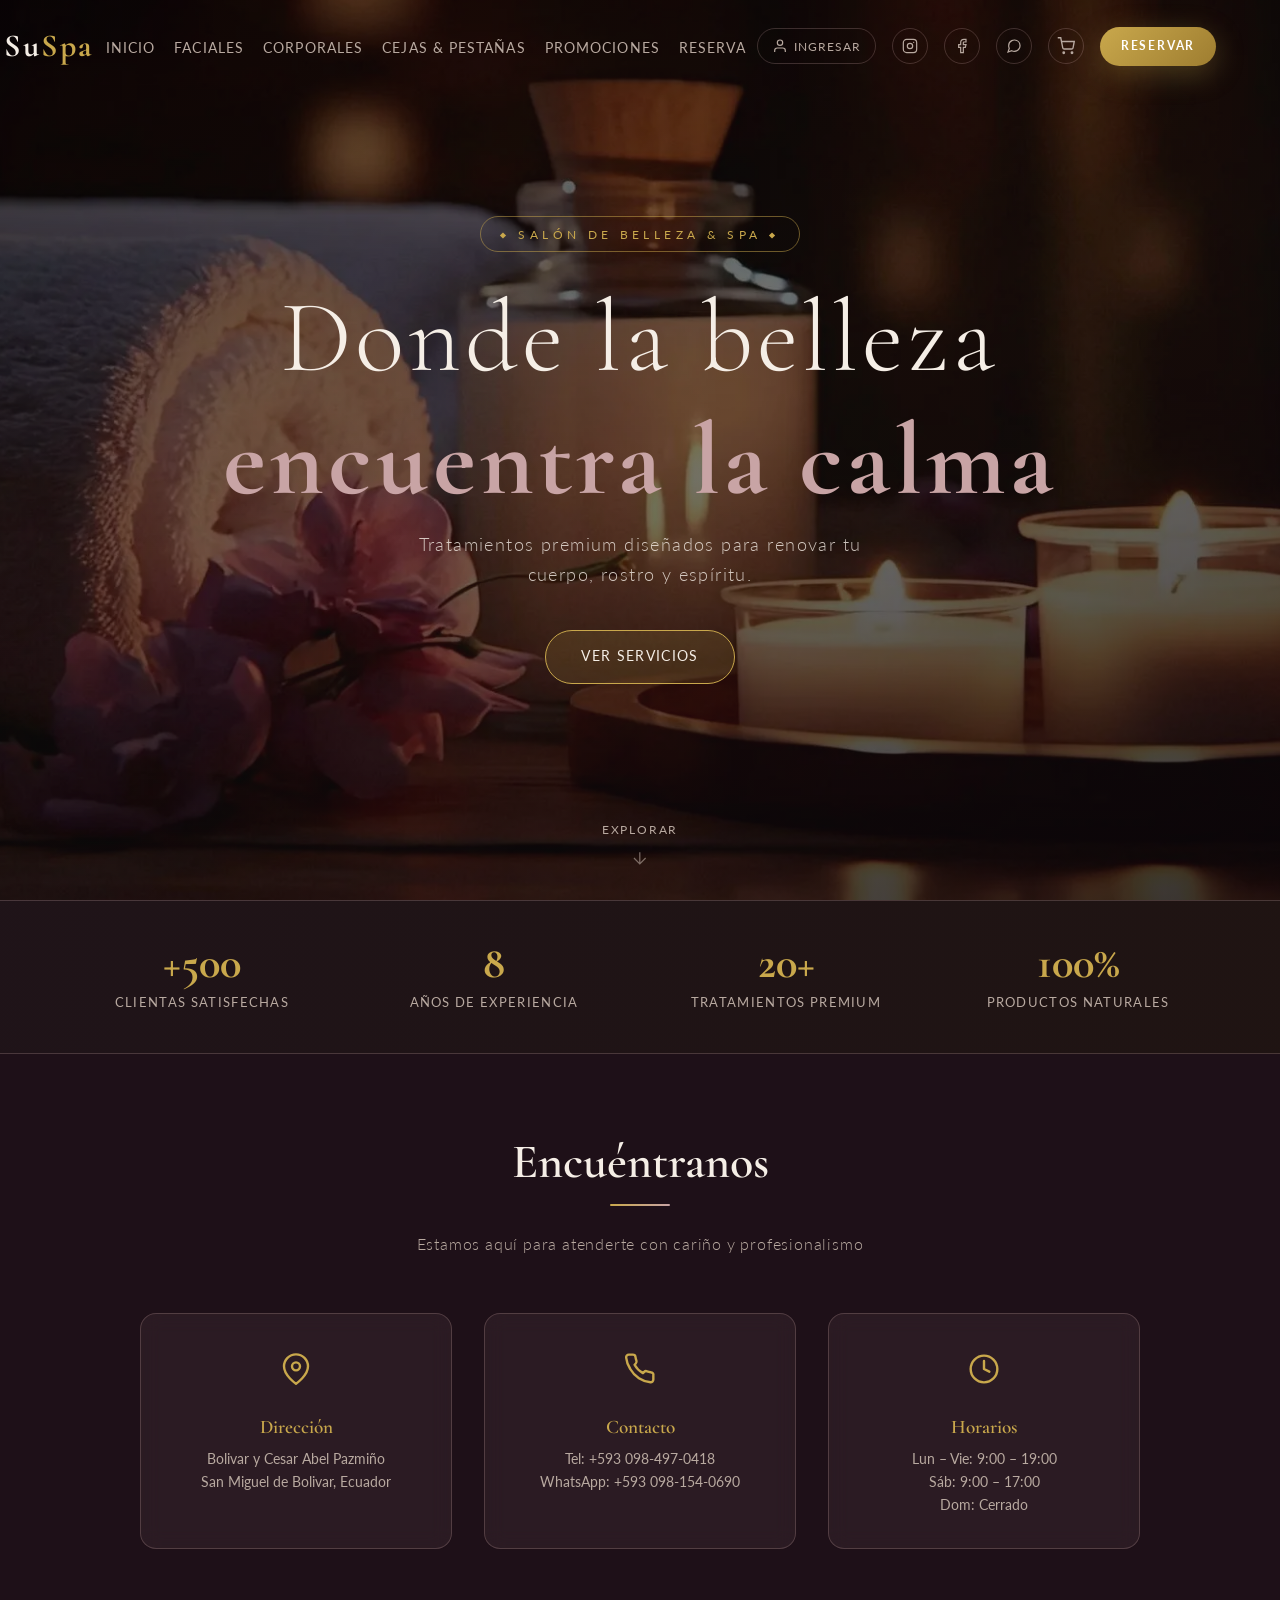
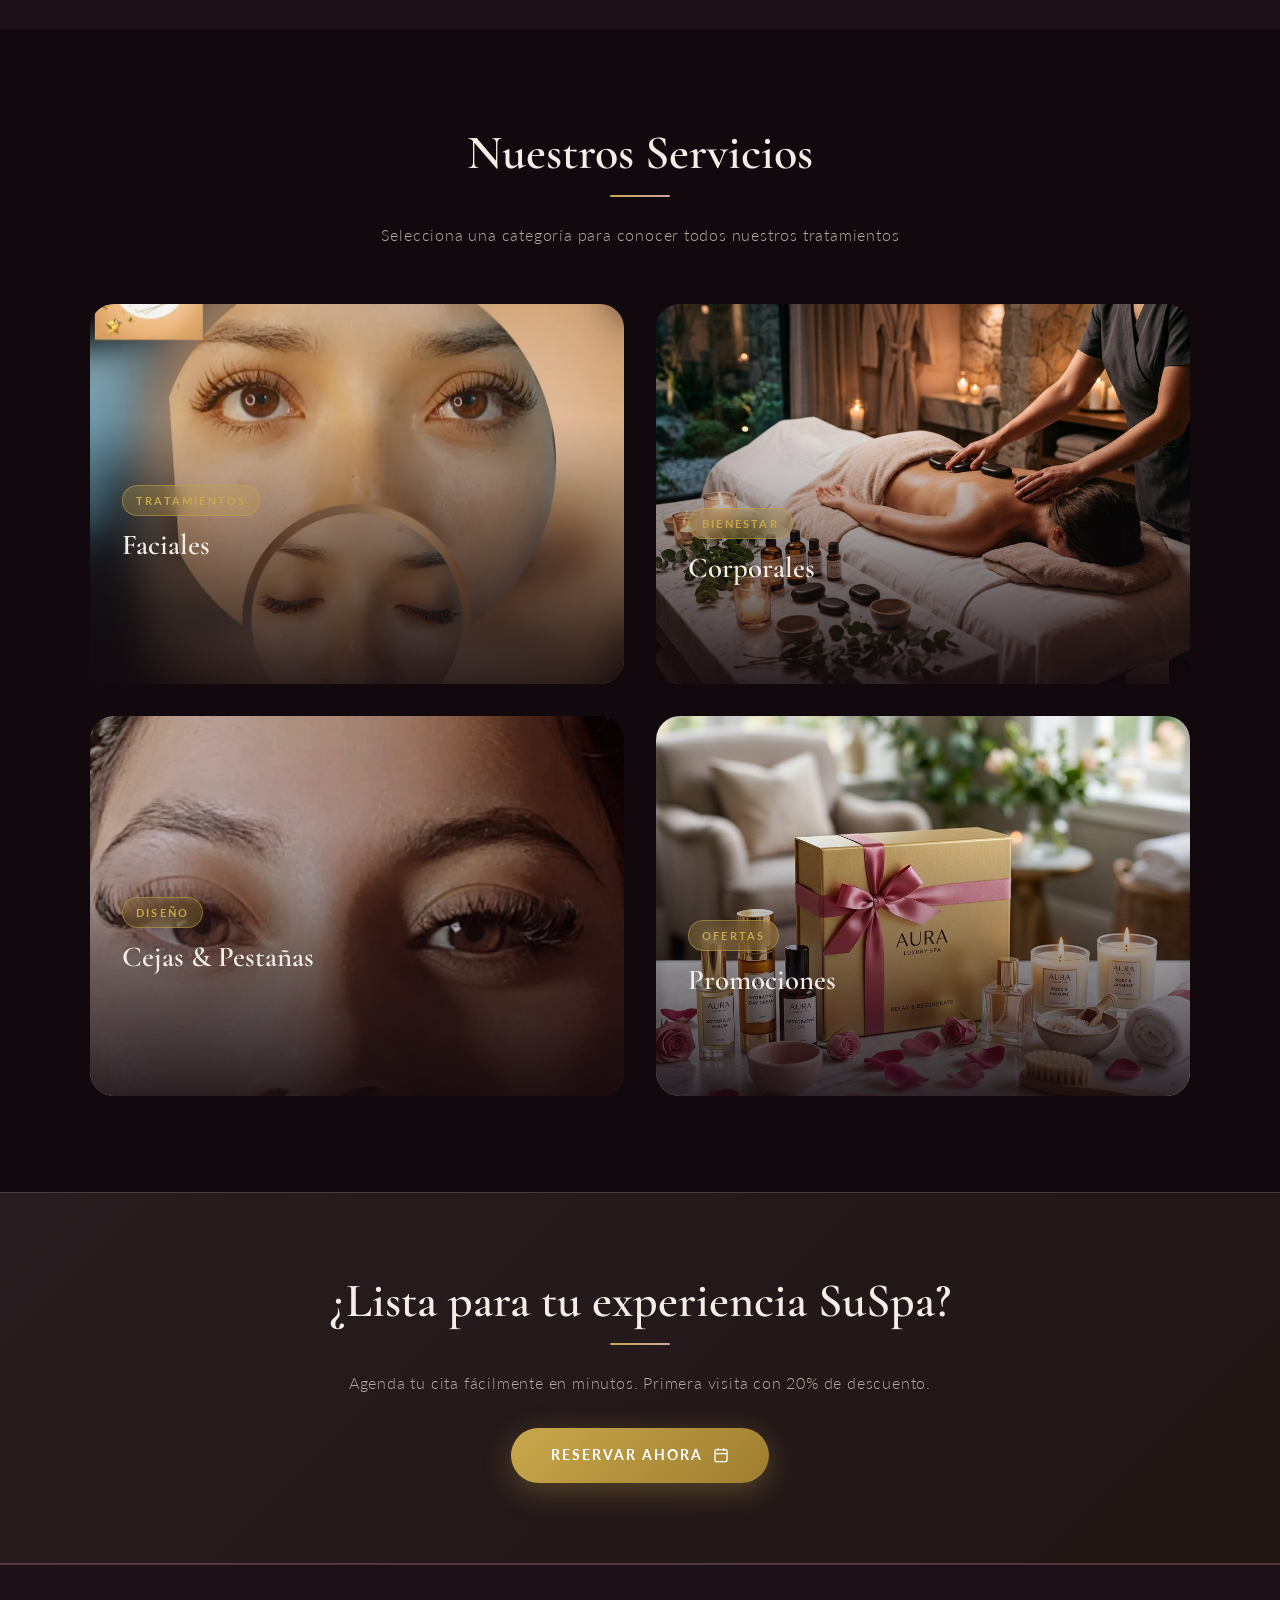
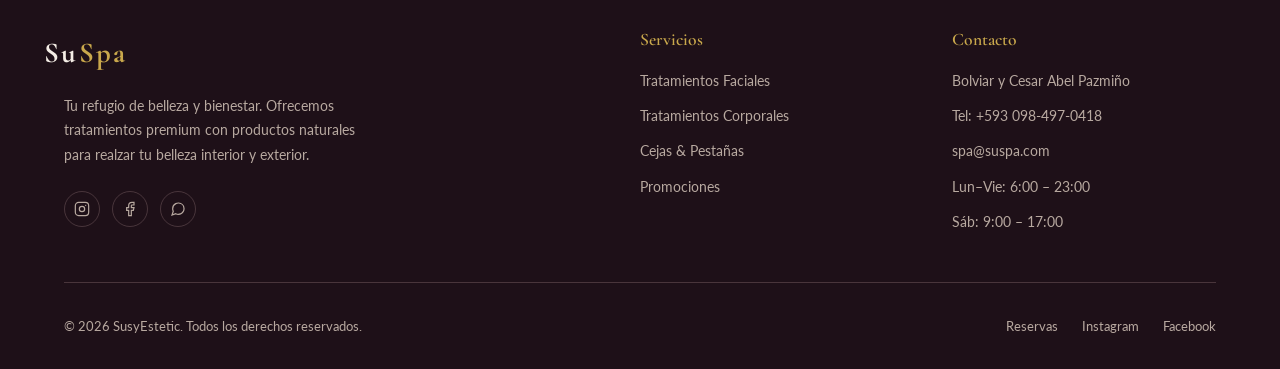
<file: index.html>
<!DOCTYPE html>
<html lang="es">

<head>
  <meta charset="UTF-8" />
  <meta name="viewport" content="width=device-width, initial-scale=1.0" />
  <title>SusyEstetic — Salón de Belleza & Spa</title>
  <meta name="description"
    content="SusyEstetic, tu destino de belleza y relajación. Servicios faciales, corporales, cejas, pestañas y más. Reserva tu cita hoy." />
  <link rel="stylesheet" href="css/styles.css?v=3" />
  <style>
    .hero-cta {
      margin-top: 0.5rem;
    }

    .divider {
      display: flex;
      align-items: center;
      gap: 1.5rem;
      max-width: 200px;
      margin: 0 auto 1rem;
    }

    .divider hr {
      flex: 1;
      border: none;
      border-top: 1px solid var(--border-glass);
    }

    .divider span {
      color: var(--accent);
      font-size: 1rem;
    }


    .stats-bar {
      background: linear-gradient(90deg, rgba(200, 164, 165, 0.07), rgba(201, 168, 76, 0.07));
      border-top: 1px solid var(--border-glass);
      border-bottom: 1px solid var(--border-glass);
      padding: 2.5rem 4rem;
      display: grid;
      grid-template-columns: repeat(4, 1fr);
      gap: 1rem;
      text-align: center;
    }

    .stat-item h3 {
      font-family: 'Cormorant Garamond', serif;
      font-size: 2.8rem;
      font-weight: 700;
      color: var(--accent);
      line-height: 1;
    }

    .stat-item p {
      color: var(--text-muted);
      font-size: 0.82rem;
      letter-spacing: 0.1em;
      text-transform: uppercase;
      margin-top: 0.3rem;
    }

    @media(max-width:900px) {
      .stats-bar {
        grid-template-columns: repeat(2, 1fr);
        padding: 2rem;
      }
    }

    @media(max-width:500px) {
      .stats-bar {
        grid-template-columns: 1fr;
        padding: 1.5rem 1rem;
        gap: 1.5rem;
      }
    }
  </style>
</head>

<body>

  <!-- ══ Barra de navegacion ══════════════════════════════ -->
  <nav class="navbar" id="navbar" aria-label="Navegación principal">
    <a href="index.html" class="navbar-logo">Su<span>Spa</span></a>

    <ul class="navbar-links" id="navLinks">
      <li><a href="index.html">Inicio</a></li>
      <li><a href="facial.html">Faciales</a></li>
      <li><a href="corporal.html">Corporales</a></li>
      <li><a href="cejas-pestanas.html">Cejas & Pestañas</a></li>
      <li><a href="promociones.html">Promociones</a></li>
      <li><a href="reserva.html">Reserva</a></li>
    </ul>

    <div class="navbar-social">
      <a href="https://instagram.com" target="_blank" rel="noopener" class="social-icon" aria-label="Instagram"
        id="ig-nav">
        <svg viewBox="0 0 24 24" fill="none" stroke="currentColor" stroke-width="1.8" width="16" height="16">
          <rect x="2" y="2" width="20" height="20" rx="5" />
          <circle cx="12" cy="12" r="4" />
          <circle cx="17.5" cy="6.5" r="1" fill="currentColor" stroke="none" />
        </svg>
      </a>
      <a href="https://facebook.com" target="_blank" rel="noopener" class="social-icon" aria-label="Facebook"
        id="fb-nav">
        <svg viewBox="0 0 24 24" fill="none" stroke="currentColor" stroke-width="1.8" width="16" height="16">
          <path d="M18 2h-3a5 5 0 0 0-5 5v3H7v4h3v8h4v-8h3l1-4h-4V7a1 1 0 0 1 1-1h3z" />
        </svg>
      </a>
      <a href="https://wa.me/+593981540690" target="_blank" rel="noopener" class="social-icon" aria-label="WhatsApp"
        id="wa-nav">
        <svg viewBox="0 0 24 24" fill="none" stroke="currentColor" stroke-width="1.8" width="16" height="16">
          <path
            d="M21 11.5a8.38 8.38 0 0 1-.9 3.8 8.5 8.5 0 0 1-7.6 4.7 8.38 8.38 0 0 1-3.8-.9L3 21l1.9-5.7a8.38 8.38 0 0 1-.9-3.8 8.5 8.5 0 0 1 4.7-7.6 8.38 8.38 0 0 1 3.8-.9h.5a8.48 8.48 0 0 1 8 8v.5z" />
        </svg>
      </a>
      <a href="reserva.html" class="btn-primary" id="cta-nav"
        style="padding:0.6rem 1.3rem;font-size:0.75rem;">Reservar</a>
    </div>

    <button class="hamburger" id="hamburger" aria-label="Abrir menú" aria-expanded="false">
      <span></span><span></span><span></span>
    </button>
  </nav>

  <section class="hero" aria-label="Bienvenida a SuSpa">
    <div class="hero-bg" id="heroBg"></div>
    <div class="hero-overlay"></div>
    <div class="hero-content">
      <div class="hero-tag"><span class="tag-icono" aria-hidden="true"></span> Salón de Belleza & Spa <span
          class="tag-icono" aria-hidden="true"></span></div>
      <h1 class="hero-title">
        Donde la belleza
        <strong>encuentra la calma</strong>
      </h1>
      <p class="hero-subtitle">
        Tratamientos premium diseñados para renovar tu cuerpo, rostro y espíritu.
      </p>
      <div class="hero-cta">
        <a href="#servicios" class="btn-outline" id="hero-servicios"
          style="background: rgba(201, 168, 76, 0.15); border-color: var(--accent);">
          Ver servicios
        </a>
      </div>
    </div>
    <div class="scroll-indicator" aria-hidden="true">
      <span>Explorar</span>
      <svg viewBox="0 0 24 24" fill="none" stroke="currentColor" stroke-width="1.5">
        <path d="M12 5v14M5 12l7 7 7-7" />
      </svg>
    </div>
  </section>

  <div class="stats-bar" role="complementary" aria-label="Datos del negocio">
    <div class="stat-item reveal">
      <h3 id="stat-clientes">+500</h3>
      <p>Clientas satisfechas</p>
    </div>
    <div class="stat-item reveal">
      <h3 id="stat-anios">8</h3>
      <p>Años de experiencia</p>
    </div>
    <div class="stat-item reveal">
      <h3 id="stat-servicios">20+</h3>
      <p>Tratamientos premium</p>
    </div>
    <div class="stat-item reveal">
      <h3>100%</h3>
      <p>Productos naturales</p>
    </div>
  </div>

  <!-- ══ INFO DEL NEGOCIO ════════════════════ -->
  <section class="info-section" aria-labelledby="info-title">
    <div class="container">
      <h2 class="section-title reveal" id="info-title">Encuéntranos</h2>
      <span class="accent-line reveal"></span>
      <p class="section-subtitle reveal">Estamos aquí para atenderte con cariño y profesionalismo</p>

      <div class="info-grid">
        <div class="info-card reveal">
          <div class="info-icon"><span class="icono icono-ubicacion" aria-hidden="true"></span></div>
          <h3>Dirección</h3>
          <p>Bolivar y Cesar Abel Pazmiño<br>San Miguel de Bolivar, Ecuador</p>
        </div>
        <div class="info-card reveal">
          <div class="info-icon"><span class="icono icono-telefono" aria-hidden="true"></span></div>
          <h3>Contacto</h3>
          <p>Tel: +593 098-497-0418<br>WhatsApp: +593 098-154-0690</p>
        </div>
        <div class="info-card reveal">
          <div class="info-icon"><span class="icono icono-reloj" aria-hidden="true"></span></div>
          <h3>Horarios</h3>
          <p>Lun – Vie: 9:00 – 19:00<br>Sáb: 9:00 – 17:00<br>Dom: Cerrado</p>
        </div>
      </div>
    </div>
  </section>

  <!-- ══ SERVICIOS ════════════════════════════ -->
  <section class="services-section" id="servicios" aria-labelledby="servicios-title">
    <div class="container">
      <h2 class="section-title reveal" id="servicios-title">Nuestros Servicios</h2>
      <span class="accent-line reveal"></span>
      <p class="section-subtitle reveal">Selecciona una categoría para conocer todos nuestros tratamientos</p>

      <div class="services-grid">
        <!-- Faciales -->
        <a href="facial.html" class="service-card reveal" id="card-faciales" aria-label="Ver servicios faciales">
          <img src="images/facial-hero.jpg" alt="Tratamiento facial premium" class="service-card-img" loading="lazy" />
          <div class="service-card-body">
            <span class="service-card-tag">Tratamientos</span>
            <h3 class="service-card-title">Faciales</h3>
            <p class="service-card-desc">Limpieza profunda, hidratación, anti-edad y más tratamientos para realzar tu
              piel.</p>
            <span class="service-card-arrow">Conocer más →</span>
          </div>
        </a>

        <!-- Corporales -->
        <a href="corporal.html" class="service-card reveal" id="card-corporales" aria-label="Ver servicios corporales">
          <img src="images/corporal-hero.png" alt="Tratamiento corporal en spa" class="service-card-img"
            loading="lazy" />
          <div class="service-card-body">
            <span class="service-card-tag">Bienestar</span>
            <h3 class="service-card-title">Corporales</h3>
            <p class="service-card-desc">Masajes, exfoliaciones y envolturas para renovar tu cuerpo de pies a cabeza.
            </p>
            <span class="service-card-arrow">Conocer más →</span>
          </div>
        </a>

        <!-- Cejas y Pestañas -->
        <a href="cejas-pestanas.html" class="service-card reveal" id="card-cejas"
          aria-label="Ver servicios de cejas y pestañas">
          <img src="images/cejas-hero.jpg" alt="Diseño de cejas y extensión de pestañas" class="service-card-img"
            loading="lazy" />
          <div class="service-card-body">
            <span class="service-card-tag">Diseño</span>
            <h3 class="service-card-title">Cejas & Pestañas</h3>
            <p class="service-card-desc">Diseño, laminado, extensiones y lifting para una mirada perfecta e
              irresistible.</p>
            <span class="service-card-arrow">Conocer más →</span>
          </div>
        </a>

        <!-- Promociones -->
        <a href="promociones.html" class="service-card reveal" id="card-promos" aria-label="Ver promociones especiales">
          <img src="images/promo-hero.png" alt="Promociones especiales del spa" class="service-card-img"
            loading="lazy" />
          <div class="service-card-body">
            <span class="service-card-tag">Ofertas</span>
            <h3 class="service-card-title">Promociones</h3>
            <p class="service-card-desc">Packs exclusivos y descuentos especiales para que disfrutes más ahorrando.</p>
            <span class="service-card-arrow">Ver ofertas →</span>
          </div>
        </a>
      </div>
    </div>
  </section>

  <section
    style="background: linear-gradient(135deg, rgba(200,164,165,0.12), rgba(201,168,76,0.08)); border-top: 1px solid var(--border-glass); border-bottom: 1px solid var(--border-glass); padding: 5rem 4rem; text-align:center;"
    aria-labelledby="cta-title">
    <div class="container">
      <h2 class="section-title reveal" id="cta-title">¿Lista para tu experiencia SuSpa?</h2>
      <span class="accent-line reveal"></span>
      <p class="section-subtitle reveal" style="margin-bottom:2rem;">Agenda tu cita fácilmente en minutos. Primera
        visita con 20% de descuento.</p>
      <a href="reserva.html" class="btn-primary reveal" id="cta-band-reservar">
        Reservar ahora
        <svg viewBox="0 0 24 24" fill="none" stroke="currentColor" stroke-width="2" width="16" height="16">
          <path d="M8 2v4M16 2v4M3 10h18M5 4h14a2 2 0 0 1 2 2v14a2 2 0 0 1-2 2H5a2 2 0 0 1-2-2V6a2 2 0 0 1 2-2z" />
        </svg>
      </a>
    </div>
  </section>

  <!-- ══ PIE DE PÁGINA ═══════════════════════════════ -->
  <footer class="footer" aria-label="Pie de página">
    <div class="footer-top container">
      <div class="footer-brand">
        <span class="navbar-logo">Su<span>Spa</span></span>
        <p>Tu refugio de belleza y bienestar. Ofrecemos tratamientos premium con productos naturales para realzar tu
          belleza interior y exterior.</p>
        <div class="footer-social">
          <a href="https://instagram.com" target="_blank" rel="noopener" class="social-icon"
            aria-label="Instagram footer" id="ig-footer">
            <svg viewBox="0 0 24 24" fill="none" stroke="currentColor" stroke-width="1.8" width="16" height="16">
              <rect x="2" y="2" width="20" height="20" rx="5" />
              <circle cx="12" cy="12" r="4" />
              <circle cx="17.5" cy="6.5" r="1" fill="currentColor" stroke="none" />
            </svg>
          </a>
          <a href="https://facebook.com" target="_blank" rel="noopener" class="social-icon" aria-label="Facebook footer"
            id="fb-footer">
            <svg viewBox="0 0 24 24" fill="none" stroke="currentColor" stroke-width="1.8" width="16" height="16">
              <path d="M18 2h-3a5 5 0 0 0-5 5v3H7v4h3v8h4v-8h3l1-4h-4V7a1 1 0 0 1 1-1h3z" />
            </svg>
          </a>
          <a href="https://wa.me/+593981540690" target="_blank" rel="noopener" class="social-icon"
            aria-label="WhatsApp footer" id="wa-footer">
            <svg viewBox="0 0 24 24" fill="none" stroke="currentColor" stroke-width="1.8" width="16" height="16">
              <path
                d="M21 11.5a8.38 8.38 0 0 1-.9 3.8 8.5 8.5 0 0 1-7.6 4.7 8.38 8.38 0 0 1-3.8-.9L3 21l1.9-5.7a8.38 8.38 0 0 1-.9-3.8 8.5 8.5 0 0 1 4.7-7.6 8.38 8.38 0 0 1 3.8-.9h.5a8.48 8.48 0 0 1 8 8v.5z" />
            </svg>
          </a>
        </div>
      </div>

      <div class="footer-col">
        <h4>Servicios</h4>
        <ul>
          <li><a href="facial.html">Tratamientos Faciales</a></li>
          <li><a href="corporal.html">Tratamientos Corporales</a></li>
          <li><a href="cejas-pestanas.html">Cejas & Pestañas</a></li>
          <li><a href="promociones.html">Promociones</a></li>
        </ul>
      </div>

      <div class="footer-col">
        <h4>Contacto</h4>
        <ul>
          <li>Bolviar y Cesar Abel Pazmiño</li>
          <li>Tel: +593 098-497-0418</li>
          <li>spa@suspa.com</li>
          <li>Lun–Vie: 6:00 – 23:00</li>
          <li>Sáb: 9:00 – 17:00</li>
        </ul>
      </div>
    </div>

    <div class="footer-bottom container">
      <p>© 2026 SusyEstetic. Todos los derechos reservados.</p>
      <div class="footer-bottom-links">
        <a href="reserva.html" id="footer-reservar">Reservas</a>
        <a href="https://instagram.com" target="_blank" rel="noopener" id="footer-ig">Instagram</a>
        <a href="https://facebook.com" target="_blank" rel="noopener" id="footer-fb">Facebook</a>
      </div>
    </div>
  </footer>

  <script defer src="js/cart.js?v=6"></script>
  <script defer src="js/main.js?v=7"></script>
  <script defer src="js/auth.js?v=5"></script>
  <script>
    const heroBg = document.getElementById('heroBg');
    if (heroBg) {
      heroBg.style.backgroundImage = "url('images/FondoInicioSpa.webp')";
      window.addEventListener('scroll', () => {
        heroBg.style.transform = `scale(1.05) translateY(${window.scrollY * 0.25}px)`;
      }, { passive: true });
    }
  </script>

  <script src="//instant.page/5.2.0" type="module" integrity="sha384-jnZyxPjiipYXnSU0ygqeac2q7CVYMbh84q0uHVRRxEtvFPiQYbXWUorga2aqZJ0z"></script>
</body>

</html>
</file>
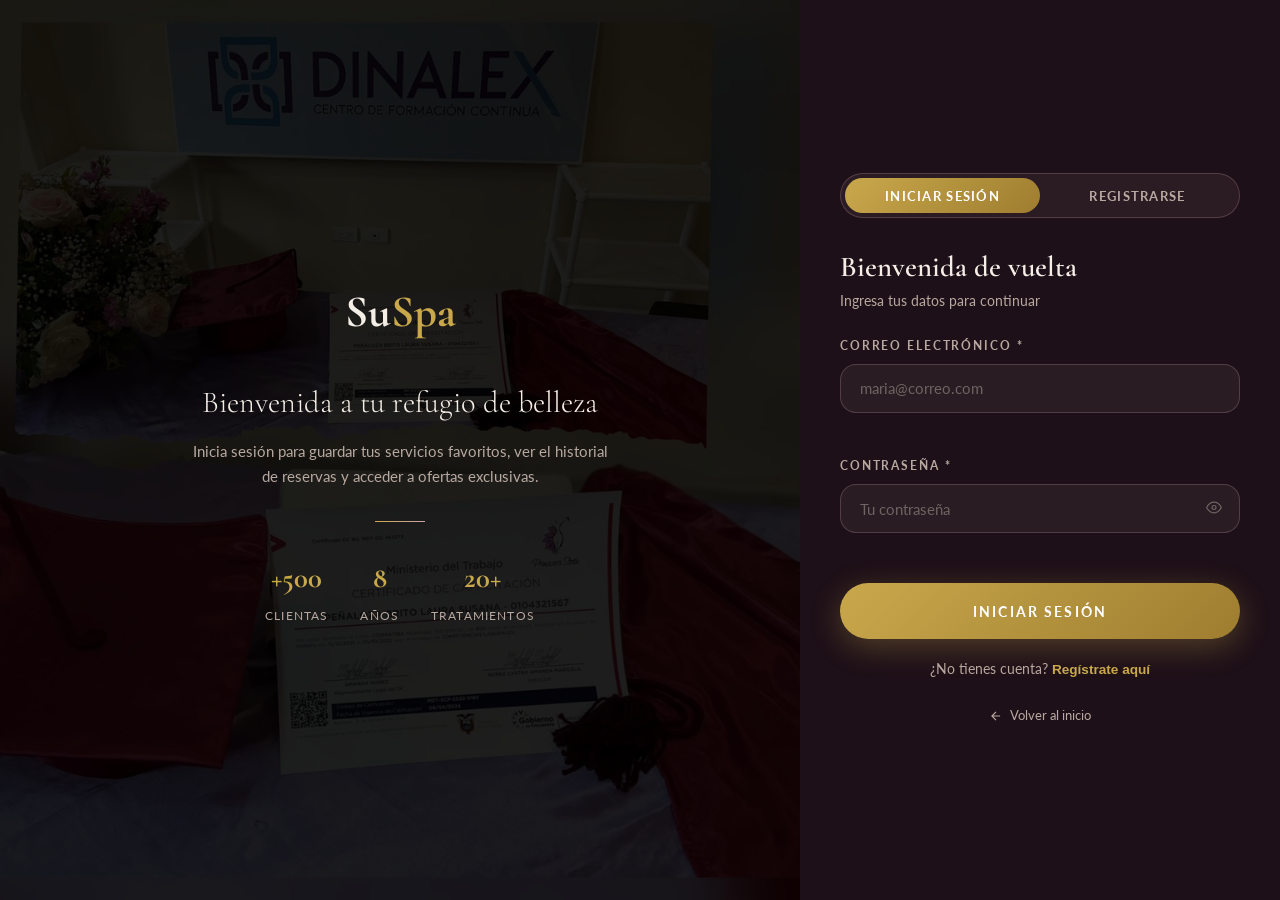
<file: admin.html>
<!DOCTYPE html>
<html lang="es">

<head>
  <meta charset="UTF-8" />
  <meta name="viewport" content="width=device-width, initial-scale=1.0" />
  <title>Panel Admin — SusyEstetic</title>
  <meta name="description" content="Panel de administración de SusyEstetic. Gestiona servicios, promociones y reservas." />
  <link rel="stylesheet" href="css/styles.css?v=4" />
</head>

<body class="admin-body">

  <!-- ══ SIDEBAR ══════════════════════════════════════════ -->
  <aside class="admin-sidebar" id="adminSidebar">
    <div class="admin-sidebar-header">
      <a href="index.html" class="navbar-logo">Su<span>Spa</span></a>
      <span class="admin-sidebar-tag">Admin</span>
    </div>

    <nav class="admin-nav" aria-label="Navegación admin">
      <button class="admin-nav-item active" data-section="dashboard" id="nav-dashboard">
        <svg viewBox="0 0 24 24" fill="none" stroke="currentColor" stroke-width="1.8" width="18" height="18">
          <rect x="3" y="3" width="7" height="7" rx="1" />
          <rect x="14" y="3" width="7" height="7" rx="1" />
          <rect x="3" y="14" width="7" height="7" rx="1" />
          <rect x="14" y="14" width="7" height="7" rx="1" />
        </svg>
        Dashboard
      </button>
      <button class="admin-nav-item" data-section="services" id="nav-services">
        <svg viewBox="0 0 24 24" fill="none" stroke="currentColor" stroke-width="1.8" width="18" height="18">
          <path d="M20.84 4.61a5.5 5.5 0 0 0-7.78 0L12 5.67l-1.06-1.06a5.5 5.5 0 0 0-7.78 7.78l1.06 1.06L12 21.23l7.78-7.78 1.06-1.06a5.5 5.5 0 0 0 0-7.78z" />
        </svg>
        Servicios
      </button>
      <button class="admin-nav-item" data-section="promotions" id="nav-promotions">
        <svg viewBox="0 0 24 24" fill="none" stroke="currentColor" stroke-width="1.8" width="18" height="18">
          <polygon points="12 2 15.09 8.26 22 9.27 17 14.14 18.18 21.02 12 17.77 5.82 21.02 7 14.14 2 9.27 8.91 8.26 12 2" />
        </svg>
        Promociones
      </button>
      <button class="admin-nav-item" data-section="reservations" id="nav-reservations">
        <svg viewBox="0 0 24 24" fill="none" stroke="currentColor" stroke-width="1.8" width="18" height="18">
          <rect x="3" y="4" width="18" height="18" rx="2" ry="2" />
          <line x1="16" y1="2" x2="16" y2="6" />
          <line x1="8" y1="2" x2="8" y2="6" />
          <line x1="3" y1="10" x2="21" y2="10" />
        </svg>
        Reservas
      </button>
    </nav>

    <div class="admin-sidebar-footer">
      <a href="index.html" class="admin-back-link" id="admin-back-site">
        <svg viewBox="0 0 24 24" fill="none" stroke="currentColor" stroke-width="1.8" width="14" height="14">
          <path d="M19 12H5M12 5l-7 7 7 7" />
        </svg>
        Volver al sitio
      </a>
      <button class="admin-logout-btn" id="admin-logout-btn">
        <svg viewBox="0 0 24 24" fill="none" stroke="currentColor" stroke-width="1.8" width="14" height="14">
          <path d="M9 21H5a2 2 0 0 1-2-2V5a2 2 0 0 1 2-2h4" />
          <polyline points="16 17 21 12 16 7" />
          <line x1="21" y1="12" x2="9" y2="12" />
        </svg>
        Cerrar sesión
      </button>
    </div>
  </aside>

  <!-- ══ HAMBURGER SIDEBAR TOGGLE (MOBILE) ════════════════ -->
  <button class="admin-sidebar-toggle" id="sidebarToggle" aria-label="Abrir menú">
    <span></span><span></span><span></span>
  </button>

  <!-- ══ CONTENIDO PRINCIPAL ══════════════════════════════ -->
  <main class="admin-main" id="adminMain">

    <!-- ── HEADER ────────────────────────────── -->
    <header class="admin-header">
      <div>
        <h1 class="admin-page-title" id="adminPageTitle">Dashboard</h1>
        <p class="admin-page-desc" id="adminPageDesc">Resumen general del negocio</p>
      </div>
      <div class="admin-header-right">
        <span class="admin-user-name" id="adminUserName"></span>
        <div class="admin-avatar" id="adminAvatar">A</div>
      </div>
    </header>

    <!-- ═════════ SECCIÓN: DASHBOARD ═════════ -->
    <section class="admin-section active" id="section-dashboard">
      <div class="admin-stats-grid" id="dashboardStats">
        <!-- Se llena con JS -->
      </div>
      <div class="admin-card" style="margin-top:2rem;">
        <h3 class="admin-card-title">Reservas Recientes</h3>
        <div class="admin-table-wrap">
          <table class="admin-table" id="recentReservationsTable">
            <thead>
              <tr>
                <th>ID</th>
                <th>Cliente</th>
                <th>Servicio</th>
                <th>Fecha</th>
                <th>Estado</th>
              </tr>
            </thead>
            <tbody id="recentReservationsBody"></tbody>
          </table>
        </div>
      </div>
    </section>

    <!-- ═════════ SECCIÓN: SERVICIOS ═════════ -->
    <section class="admin-section" id="section-services">
      <div class="admin-toolbar">
        <div class="admin-search-wrap">
          <svg viewBox="0 0 24 24" fill="none" stroke="currentColor" stroke-width="2" width="16" height="16">
            <circle cx="11" cy="11" r="8" />
            <line x1="21" y1="21" x2="16.65" y2="16.65" />
          </svg>
          <input type="text" class="admin-search" id="serviceSearch" placeholder="Buscar servicio..." />
        </div>
        <select class="admin-filter-select" id="serviceCategoryFilter">
          <option value="">Todas las categorías</option>
        </select>
        <button class="admin-btn-primary" id="btnNewService">
          <svg viewBox="0 0 24 24" fill="none" stroke="currentColor" stroke-width="2" width="16" height="16">
            <line x1="12" y1="5" x2="12" y2="19" />
            <line x1="5" y1="12" x2="19" y2="12" />
          </svg>
          Nuevo Servicio
        </button>
      </div>
      <div class="admin-card">
        <div class="admin-table-wrap">
          <table class="admin-table" id="servicesTable">
            <thead>
              <tr>
                <th>Imagen</th>
                <th>Nombre</th>
                <th>Categoría</th>
                <th>Precio</th>
                <th>Duración</th>
                <th>Destacado</th>
                <th>Estado</th>
                <th>Acciones</th>
              </tr>
            </thead>
            <tbody id="servicesBody"></tbody>
          </table>
        </div>
      </div>
    </section>

    <!-- ═════════ SECCIÓN: PROMOCIONES ═════════ -->
    <section class="admin-section" id="section-promotions">
      <div class="admin-toolbar">
        <div class="admin-search-wrap">
          <svg viewBox="0 0 24 24" fill="none" stroke="currentColor" stroke-width="2" width="16" height="16">
            <circle cx="11" cy="11" r="8" />
            <line x1="21" y1="21" x2="16.65" y2="16.65" />
          </svg>
          <input type="text" class="admin-search" id="promoSearch" placeholder="Buscar promoción..." />
        </div>
        <button class="admin-btn-primary" id="btnNewPromo">
          <svg viewBox="0 0 24 24" fill="none" stroke="currentColor" stroke-width="2" width="16" height="16">
            <line x1="12" y1="5" x2="12" y2="19" />
            <line x1="5" y1="12" x2="19" y2="12" />
          </svg>
          Nueva Promoción
        </button>
      </div>
      <div class="admin-card">
        <div class="admin-table-wrap">
          <table class="admin-table" id="promosTable">
            <thead>
              <tr>
                <th>Nombre</th>
                <th>Badge</th>
                <th>Precio Original</th>
                <th>Precio Oferta</th>
                <th>Descuento</th>
                <th>Estado</th>
                <th>Acciones</th>
              </tr>
            </thead>
            <tbody id="promosBody"></tbody>
          </table>
        </div>
      </div>
    </section>

    <!-- ═════════ SECCIÓN: RESERVAS ═════════ -->
    <section class="admin-section" id="section-reservations">
      <div class="admin-toolbar">
        <div class="admin-search-wrap">
          <svg viewBox="0 0 24 24" fill="none" stroke="currentColor" stroke-width="2" width="16" height="16">
            <circle cx="11" cy="11" r="8" />
            <line x1="21" y1="21" x2="16.65" y2="16.65" />
          </svg>
          <input type="text" class="admin-search" id="reservationSearch" placeholder="Buscar por cliente..." />
        </div>
        <select class="admin-filter-select" id="reservationStatusFilter">
          <option value="">Todos los estados</option>
          <option value="pendiente">Pendiente</option>
          <option value="confirmada">Confirmada</option>
          <option value="completada">Completada</option>
          <option value="cancelada">Cancelada</option>
          <option value="no_asistio">No asistió</option>
        </select>
      </div>
      <div class="admin-card">
        <div class="admin-table-wrap">
          <table class="admin-table" id="reservationsTable">
            <thead>
              <tr>
                <th>ID</th>
                <th>Cliente</th>
                <th>Servicio</th>
                <th>Fecha</th>
                <th>Hora</th>
                <th>Estado</th>
                <th>Acciones</th>
              </tr>
            </thead>
            <tbody id="reservationsBody"></tbody>
          </table>
        </div>
      </div>
    </section>

  </main>

  <!-- ══ MODAL SERVICIO ══════════════════════════════════ -->
  <div class="admin-modal-overlay" id="serviceModalOverlay">
    <div class="admin-modal">
      <div class="admin-modal-header">
        <h3 id="serviceModalTitle">Nuevo Servicio</h3>
        <button class="admin-modal-close" id="serviceModalClose" aria-label="Cerrar">
          <svg viewBox="0 0 24 24" fill="none" stroke="currentColor" stroke-width="2" width="20" height="20">
            <path d="M18 6L6 18M6 6l12 12" />
          </svg>
        </button>
      </div>
      <form id="serviceForm" class="admin-form">
        <input type="hidden" id="svc_id" />
        <div class="admin-form-grid">
          <div class="admin-form-group full-width">
            <label for="svc_nombre">Nombre del servicio *</label>
            <input type="text" id="svc_nombre" required />
          </div>
          <div class="admin-form-group">
            <label for="svc_categoria">Categoría *</label>
            <select id="svc_categoria" required></select>
          </div>
          <div class="admin-form-group">
            <label for="svc_precio">Precio ($)</label>
            <input type="number" id="svc_precio" step="0.01" min="0" placeholder="Dejar vacío si es variable" />
          </div>
          <div class="admin-form-group">
            <label for="svc_duracion">Duración (min) *</label>
            <input type="number" id="svc_duracion" value="60" min="5" required />
          </div>
          <div class="admin-form-group">
            <label for="svc_orden">Orden</label>
            <input type="number" id="svc_orden" value="0" min="0" />
          </div>
          <div class="admin-form-group full-width">
            <label for="svc_descripcion">Descripción</label>
            <textarea id="svc_descripcion" rows="3"></textarea>
          </div>
          <div class="admin-form-group full-width" style="display:flex; align-items:center; gap:1rem;">
            <div style="flex:1;">
              <label for="svc_imagen">Imagen del Servicio (Opcional)</label>
              <input type="file" id="svc_imagen" accept="image/jpeg, image/png, image/webp" style="padding: 0.5rem; background: var(--bg-glass); border: 1px solid var(--border-glass); border-radius: 6px; width:100%; color: var(--text);" />
            </div>
            <div id="svc_imagen_preview_container" style="width:60px; height:60px; border-radius:8px; overflow:hidden; border:1px solid var(--border-glass); display:flex; align-items:center; justify-content:center; background:var(--bg-mid);">
              <span style="font-size:0.7rem; color:var(--text-muted);">Sin foto</span>
            </div>
          </div>
          <div class="admin-form-group">
            <label class="admin-checkbox-label">
              <input type="checkbox" id="svc_destacado" />
              <span>Es destacado</span>
            </label>
          </div>
          <div class="admin-form-group">
            <label class="admin-checkbox-label">
              <input type="checkbox" id="svc_activo" checked />
              <span>Activo</span>
            </label>
          </div>
        </div>
        <div class="admin-form-actions">
          <button type="button" class="admin-btn-secondary" id="serviceModalCancel">Cancelar</button>
          <button type="submit" class="admin-btn-primary" id="serviceModalSave">Guardar Servicio</button>
        </div>
        <p class="admin-form-error" id="serviceFormError"></p>
      </form>
    </div>
  </div>

  <!-- ══ MODAL PROMOCIÓN ═════════════════════════════════ -->
  <div class="admin-modal-overlay" id="promoModalOverlay">
    <div class="admin-modal">
      <div class="admin-modal-header">
        <h3 id="promoModalTitle">Nueva Promoción</h3>
        <button class="admin-modal-close" id="promoModalClose" aria-label="Cerrar">
          <svg viewBox="0 0 24 24" fill="none" stroke="currentColor" stroke-width="2" width="20" height="20">
            <path d="M18 6L6 18M6 6l12 12" />
          </svg>
        </button>
      </div>
      <form id="promoForm" class="admin-form">
        <input type="hidden" id="promo_id" />
        <div class="admin-form-grid">
          <div class="admin-form-group full-width">
            <label for="promo_nombre">Nombre *</label>
            <input type="text" id="promo_nombre" required />
          </div>
          <div class="admin-form-group full-width">
            <label for="promo_badge">Etiqueta badge</label>
            <input type="text" id="promo_badge" placeholder="Ej: Más Popular" />
          </div>
          <div class="admin-form-group">
            <label for="promo_precio_original">Precio original ($)</label>
            <input type="number" id="promo_precio_original" step="0.01" min="0" />
          </div>
          <div class="admin-form-group">
            <label for="promo_precio_oferta">Precio oferta ($)</label>
            <input type="number" id="promo_precio_oferta" step="0.01" min="0" />
          </div>
          <div class="admin-form-group">
            <label for="promo_dto">Descuento (%)</label>
            <input type="number" id="promo_dto" min="0" max="100" />
          </div>
          <div class="admin-form-group">
            <label for="promo_orden">Orden</label>
            <input type="number" id="promo_orden" value="0" min="0" />
          </div>
          <div class="admin-form-group full-width">
            <label for="promo_descripcion">Descripción</label>
            <textarea id="promo_descripcion" rows="3"></textarea>
          </div>
          <div class="admin-form-group">
            <label class="admin-checkbox-label">
              <input type="checkbox" id="promo_activo" checked />
              <span>Activa</span>
            </label>
          </div>
        </div>
        <div class="admin-form-actions">
          <button type="button" class="admin-btn-secondary" id="promoModalCancel">Cancelar</button>
          <button type="submit" class="admin-btn-primary" id="promoModalSave">Guardar Promoción</button>
        </div>
        <p class="admin-form-error" id="promoFormError"></p>
      </form>
    </div>
  </div>

  <!-- ══ MODAL DETALLE RESERVA ═══════════════════════════ -->
  <div class="admin-modal-overlay" id="reservationModalOverlay">
    <div class="admin-modal">
      <div class="admin-modal-header">
        <h3>Detalle de Reserva</h3>
        <button class="admin-modal-close" id="reservationModalClose" aria-label="Cerrar">
          <svg viewBox="0 0 24 24" fill="none" stroke="currentColor" stroke-width="2" width="20" height="20">
            <path d="M18 6L6 18M6 6l12 12" />
          </svg>
        </button>
      </div>
      <div id="reservationDetail" class="admin-reservation-detail"></div>
    </div>
  </div>

  <!-- ══ TOAST ═══════════════════════════════════════════ -->
  <div class="admin-toast" id="adminToast"></div>

  <script defer src="js/admin.js?v=1"></script>

  <script src="//instant.page/5.2.0" type="module" integrity="sha384-jnZyxPjiipYXnSU0ygqeac2q7CVYMbh84q0uHVRRxEtvFPiQYbXWUorga2aqZJ0z"></script>
</body>

</html>
</file>
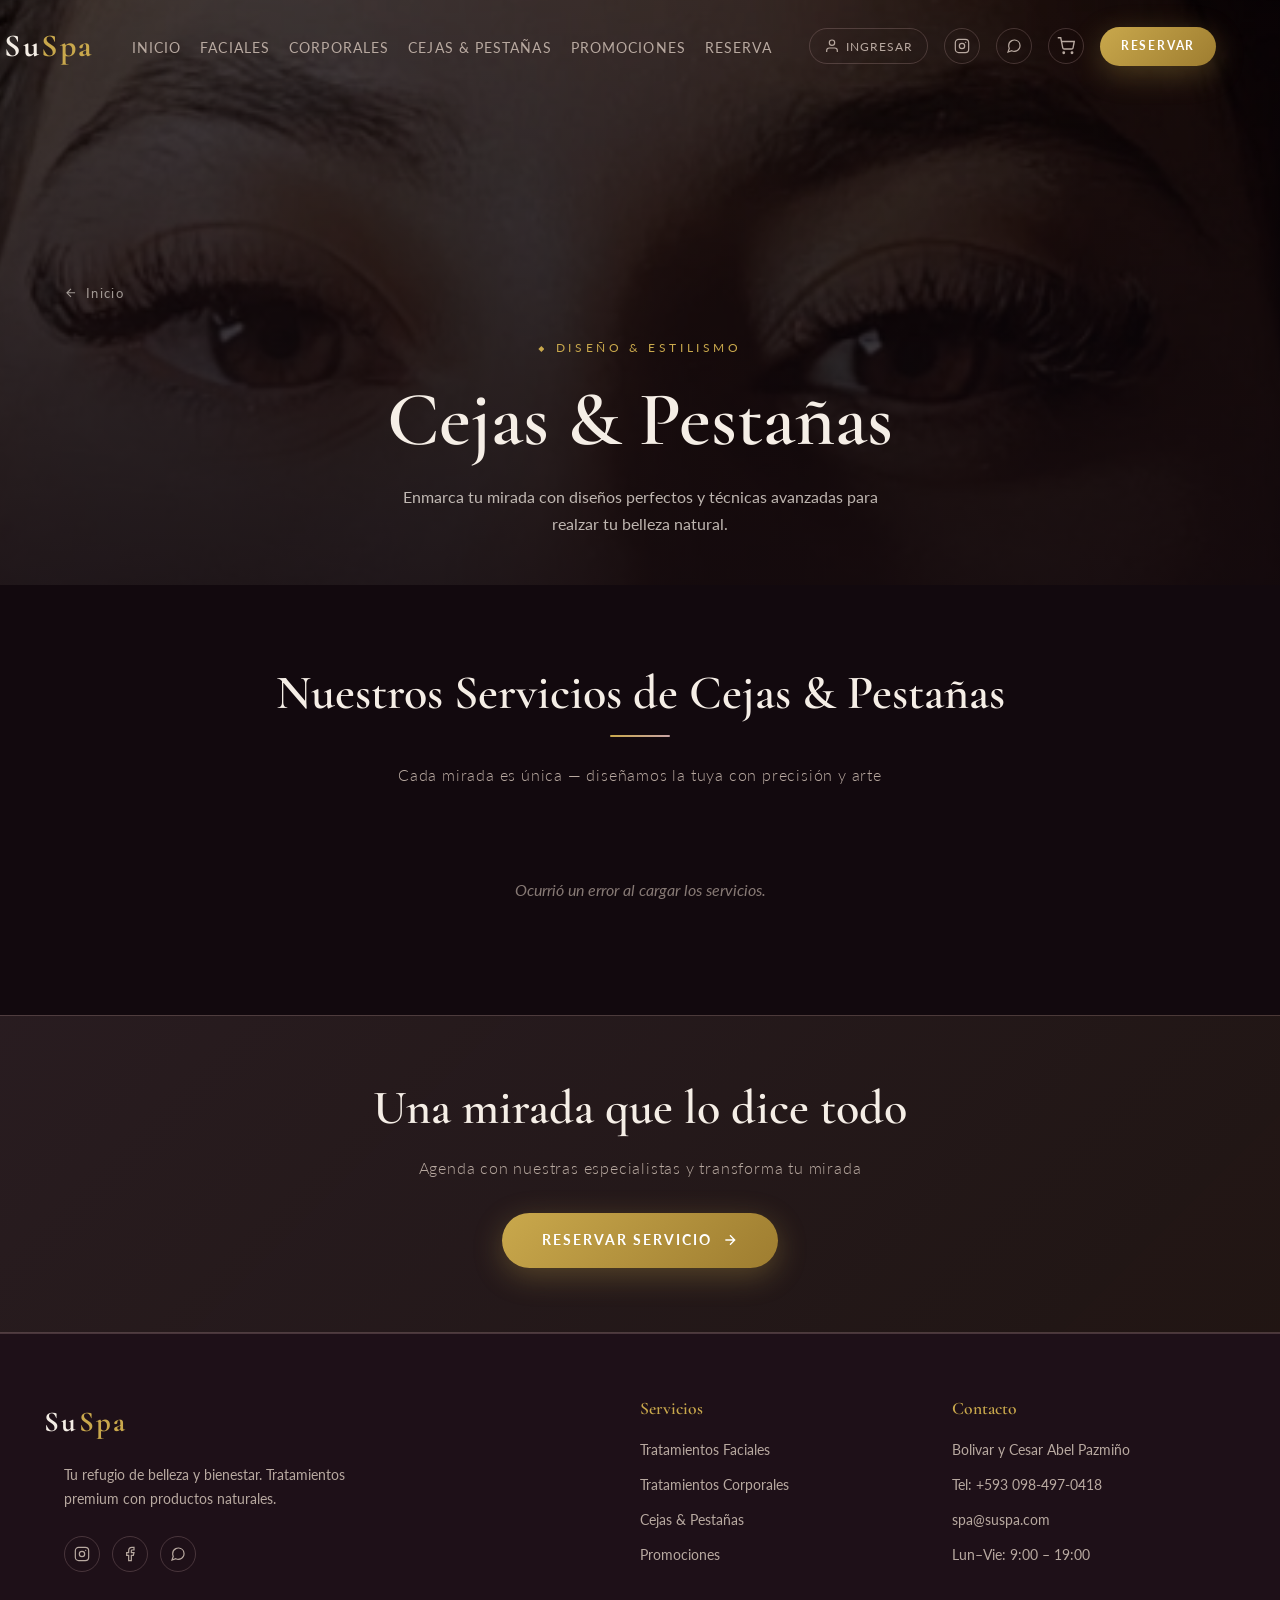
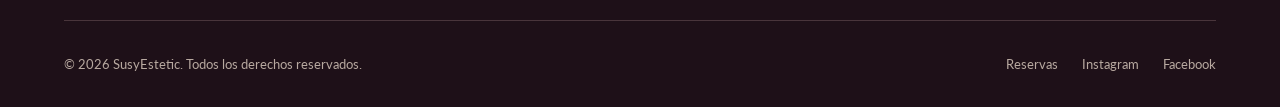
<file: cejas-pestanas.html>
<!DOCTYPE html>
<html lang="es">

<head>
  <meta charset="UTF-8" />
  <meta name="viewport" content="width=device-width, initial-scale=1.0" />
  <title>Cejas & Pestañas — SuSpa</title>
  <meta name="description"
    content="Diseño de cejas y pestañas en SusyEstetic. Pestañas pelo a pelo, lifting, laminado de cejas y más." />
  <link rel="stylesheet" href="css/styles.css?v=3" />
</head>

<body>

  <!-- ══ BARRA DE NAVEGACIÓN ══════════════════════════════ -->
  <nav class="navbar" id="navbar" aria-label="Navegación principal">
    <a href="index.html" class="navbar-logo">Su<span>Spa</span></a>
    <ul class="navbar-links" id="navLinks">
      <li><a href="index.html">Inicio</a></li>
      <li><a href="facial.html">Faciales</a></li>
      <li><a href="corporal.html">Corporales</a></li>
      <li><a href="cejas-pestanas.html">Cejas & Pestañas</a></li>
      <li><a href="promociones.html">Promociones</a></li>
      <li><a href="reserva.html">Reserva</a></li>
    </ul>
    <div class="navbar-social">
      <a href="https://instagram.com" target="_blank" rel="noopener" class="social-icon" aria-label="Instagram"
        id="ig-nav">
        <svg viewBox="0 0 24 24" fill="none" stroke="currentColor" stroke-width="1.8" width="16" height="16">
          <rect x="2" y="2" width="20" height="20" rx="5" />
          <circle cx="12" cy="12" r="4" />
          <circle cx="17.5" cy="6.5" r="1" fill="currentColor" stroke="none" />
        </svg>
      </a>
      <a href="https://wa.me/+593981540690" target="_blank" rel="noopener" class="social-icon" aria-label="WhatsApp"
        id="wa-nav">
        <svg viewBox="0 0 24 24" fill="none" stroke="currentColor" stroke-width="1.8" width="16" height="16">
          <path
            d="M21 11.5a8.38 8.38 0 0 1-.9 3.8 8.5 8.5 0 0 1-7.6 4.7 8.38 8.38 0 0 1-3.8-.9L3 21l1.9-5.7a8.38 8.38 0 0 1-.9-3.8 8.5 8.5 0 0 1 4.7-7.6 8.38 8.38 0 0 1 3.8-.9h.5a8.48 8.48 0 0 1 8 8v.5z" />
        </svg>
      </a>
      <a href="reserva.html" class="btn-primary btn-nav-reservar" id="cta-nav">Reservar</a>
    </div>
    <button type="button" class="hamburger" id="hamburger" aria-label="Abrir menú" aria-expanded="false">
      <span></span><span></span><span></span>
    </button>
  </nav>

  <section class="page-hero" aria-label="Cejas y Pestañas">
    <div class="page-hero-bg hero-cejas"></div>
    <div class="page-hero-overlay"></div>
    <a href="index.html" class="breadcrumb">
      <svg viewBox="0 0 24 24" fill="none" stroke="currentColor" stroke-width="1.8" width="14" height="14">
        <path d="M19 12H5M12 5l-7 7 7 7" />
      </svg>
      Inicio
    </a>
    <div class="page-hero-content">
      <span class="page-hero-tag"><span class="tag-icono" aria-hidden="true"></span> Diseño &amp; Estilismo</span>
      <h1 class="page-hero-title">Cejas & Pestañas</h1>
      <p class="page-hero-desc">Enmarca tu mirada con diseños perfectos y técnicas avanzadas para realzar tu belleza
        natural.</p>
    </div>
  </section>

  <!-- ══ SERVICIOS CEJAS & PESTAÑAS ══════════ -->
  <section class="services-list-section" aria-labelledby="cejas-title">
    <div class="container">
      <h2 class="section-title reveal" id="cejas-title">Nuestros Servicios de Cejas & Pestañas</h2>
      <span class="accent-line reveal"></span>
      <p class="section-subtitle reveal">Cada mirada es única — diseñamos la tuya con precisión y arte</p>

      <div class="services-list" id="dynamic-services-list" data-category="cejas">
        <p class="admin-empty">Cargando servicios...</p>
      </div>
    </div>
  </section>

  <!-- ══ BANDA DE LLAMADA A LA ACCIÓN ═════════════════════════════ -->
  <section class="cta-band" aria-labelledby="cta-cejas">
    <h2 class="section-title reveal" id="cta-cejas">Una mirada que lo dice todo</h2>
    <p class="section-subtitle reveal">Agenda con nuestras especialistas y transforma tu mirada</p>
    <a href="reserva.html" class="btn-primary reveal" id="cta-cejas-reservar">
      Reservar servicio
      <svg viewBox="0 0 24 24" fill="none" stroke="currentColor" stroke-width="2" width="16" height="16">
        <path d="M5 12h14M12 5l7 7-7 7" />
      </svg>
    </a>
  </section>

  <!-- ══ PIE DE PÁGINA ═══════════════════════════════ -->
  <footer class="footer" aria-label="Pie de página">
    <div class="footer-top container">
      <div class="footer-brand">
        <span class="navbar-logo">Su<span>Spa</span></span>
        <p>Tu refugio de belleza y bienestar. Tratamientos premium con productos naturales.</p>
        <div class="footer-social">
          <a href="https://instagram.com" target="_blank" rel="noopener" class="social-icon" aria-label="Instagram"
            id="ig-footer">
            <svg viewBox="0 0 24 24" fill="none" stroke="currentColor" stroke-width="1.8" width="16" height="16">
              <rect x="2" y="2" width="20" height="20" rx="5" />
              <circle cx="12" cy="12" r="4" />
              <circle cx="17.5" cy="6.5" r="1" fill="currentColor" stroke="none" />
            </svg>
          </a>
          <a href="https://facebook.com" target="_blank" rel="noopener" class="social-icon" aria-label="Facebook"
            id="fb-footer">
            <svg viewBox="0 0 24 24" fill="none" stroke="currentColor" stroke-width="1.8" width="16" height="16">
              <path d="M18 2h-3a5 5 0 0 0-5 5v3H7v4h3v8h4v-8h3l1-4h-4V7a1 1 0 0 1 1-1h3z" />
            </svg>
          </a>
          <a href="https://wa.me/+593981540690" target="_blank" rel="noopener" class="social-icon" aria-label="WhatsApp"
            id="wa-footer">
            <svg viewBox="0 0 24 24" fill="none" stroke="currentColor" stroke-width="1.8" width="16" height="16">
              <path
                d="M21 11.5a8.38 8.38 0 0 1-.9 3.8 8.5 8.5 0 0 1-7.6 4.7 8.38 8.38 0 0 1-3.8-.9L3 21l1.9-5.7a8.38 8.38 0 0 1-.9-3.8 8.5 8.5 0 0 1 4.7-7.6 8.38 8.38 0 0 1 3.8-.9h.5a8.48 8.48 0 0 1 8 8v.5z" />
            </svg>
          </a>
        </div>
      </div>
      <div class="footer-col">
        <h4>Servicios</h4>
        <ul>
          <li><a href="facial.html">Tratamientos Faciales</a></li>
          <li><a href="corporal.html">Tratamientos Corporales</a></li>
          <li><a href="cejas-pestanas.html">Cejas & Pestañas</a></li>
          <li><a href="promociones.html">Promociones</a></li>
        </ul>
      </div>
      <div class="footer-col">
        <h4>Contacto</h4>
        <ul>
          <li>Bolivar y Cesar Abel Pazmiño</li>
          <li>Tel: +593 098-497-0418</li>
          <li>spa@suspa.com</li>
          <li>Lun–Vie: 9:00 – 19:00</li>
        </ul>
      </div>
    </div>
    <div class="footer-bottom container">
      <p>© 2026 SusyEstetic. Todos los derechos reservados.</p>
      <div class="footer-bottom-links">
        <a href="reserva.html" id="footer-reservar">Reservas</a>
        <a href="https://instagram.com" target="_blank" rel="noopener" id="footer-ig">Instagram</a>
        <a href="https://facebook.com" target="_blank" rel="noopener" id="footer-fb">Facebook</a>
      </div>
    </div>
  </footer>

  <script defer src="js/cart.js?v=6"></script>
  <script defer src="js/public_services.js"></script>
  <script defer src="js/main.js?v=7"></script>
  <script defer src="js/auth.js?v=5"></script>

  <script src="//instant.page/5.2.0" type="module" integrity="sha384-jnZyxPjiipYXnSU0ygqeac2q7CVYMbh84q0uHVRRxEtvFPiQYbXWUorga2aqZJ0z"></script>
</body>

</html>
</file>
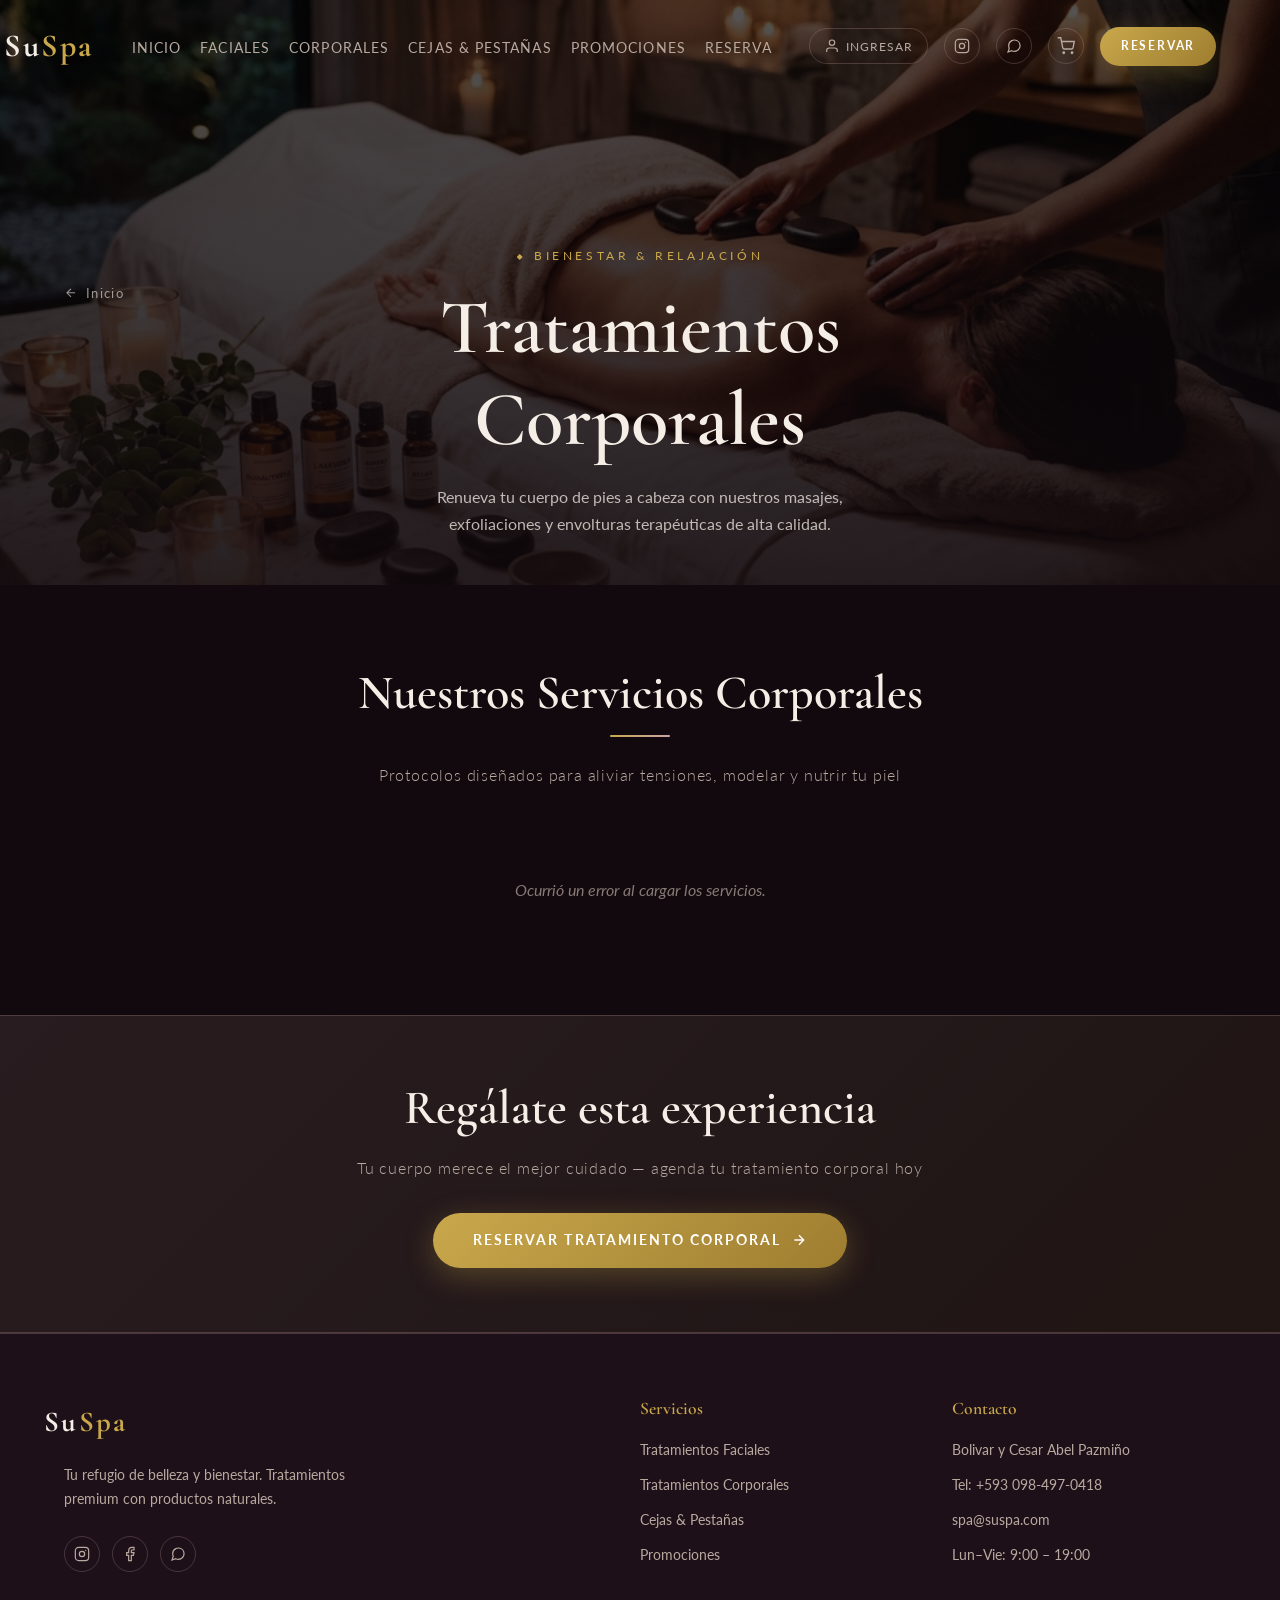
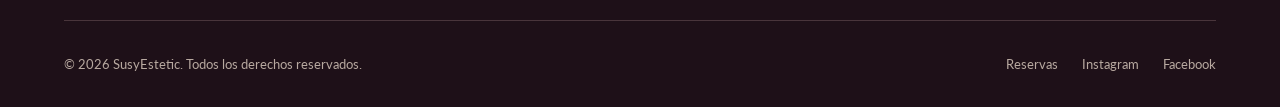
<file: corporal.html>
<!DOCTYPE html>
<html lang="es">

<head>
  <meta charset="UTF-8" />
  <meta name="viewport" content="width=device-width, initial-scale=1.0" />
  <title>Tratamientos Corporales — SusyEstetic</title>
  <meta name="description"
    content="Tratamientos corporales profesionales en SusyEstetic. Masajes relajantes, maderoterapia, exfoliación y más." />
  <link rel="stylesheet" href="css/styles.css?v=3" />
</head>

<body>

  <!-- ══ BARRA DE NAVEGACIÓN ══════════════════════════════ -->
  <nav class="navbar" id="navbar" aria-label="Navegación principal">
    <a href="index.html" class="navbar-logo">Su<span>Spa</span></a>
    <ul class="navbar-links" id="navLinks">
      <li><a href="index.html">Inicio</a></li>
      <li><a href="facial.html">Faciales</a></li>
      <li><a href="corporal.html">Corporales</a></li>
      <li><a href="cejas-pestanas.html">Cejas & Pestañas</a></li>
      <li><a href="promociones.html">Promociones</a></li>
      <li><a href="reserva.html">Reserva</a></li>
    </ul>
    <div class="navbar-social">
      <a href="https://instagram.com" target="_blank" rel="noopener" class="social-icon" aria-label="Instagram"
        id="ig-nav">
        <svg viewBox="0 0 24 24" fill="none" stroke="currentColor" stroke-width="1.8" width="16" height="16">
          <rect x="2" y="2" width="20" height="20" rx="5" />
          <circle cx="12" cy="12" r="4" />
          <circle cx="17.5" cy="6.5" r="1" fill="currentColor" stroke="none" />
        </svg>
      </a>
      <a href="https://wa.me/+593981540690" target="_blank" rel="noopener" class="social-icon" aria-label="WhatsApp"
        id="wa-nav">
        <svg viewBox="0 0 24 24" fill="none" stroke="currentColor" stroke-width="1.8" width="16" height="16">
          <path
            d="M21 11.5a8.38 8.38 0 0 1-.9 3.8 8.5 8.5 0 0 1-7.6 4.7 8.38 8.38 0 0 1-3.8-.9L3 21l1.9-5.7a8.38 8.38 0 0 1-.9-3.8 8.5 8.5 0 0 1 4.7-7.6 8.38 8.38 0 0 1 3.8-.9h.5a8.48 8.48 0 0 1 8 8v.5z" />
        </svg>
      </a>
      <a href="reserva.html" class="btn-primary btn-nav-reservar" id="cta-nav">Reservar</a>
    </div>
    <button type="button" class="hamburger" id="hamburger" aria-label="Abrir menú" aria-expanded="false">
      <span></span><span></span><span></span>
    </button>
  </nav>

  <section class="page-hero" aria-label="Tratamientos Corporales">
    <div class="page-hero-bg hero-corporal"></div>
    <div class="page-hero-overlay"></div>
    <a href="index.html" class="breadcrumb">
      <svg viewBox="0 0 24 24" fill="none" stroke="currentColor" stroke-width="1.8" width="14" height="14">
        <path d="M19 12H5M12 5l-7 7 7 7" />
      </svg>
      Inicio
    </a>
    <div class="page-hero-content">
      <span class="page-hero-tag"><span class="tag-icono" aria-hidden="true"></span> Bienestar &amp; Relajación</span>
      <h1 class="page-hero-title">Tratamientos Corporales</h1>
      <p class="page-hero-desc">Renueva tu cuerpo de pies a cabeza con nuestros masajes, exfoliaciones y envolturas
        terapéuticas de alta calidad.</p>
    </div>
  </section>

  <!-- ══ SERVICIOS CORPORALES ════════════════ -->
  <section class="services-list-section" aria-labelledby="corporal-title">
    <div class="container">
      <h2 class="section-title reveal" id="corporal-title">Nuestros Servicios Corporales</h2>
      <span class="accent-line reveal"></span>
      <p class="section-subtitle reveal">Protocolos diseñados para aliviar tensiones, modelar y nutrir tu piel</p>

      <div class="services-list" id="dynamic-services-list" data-category="corporal">
        <p class="admin-empty">Cargando servicios...</p>
      </div>
    </div>
  </section>

  <section class="cta-band" aria-labelledby="cta-corporal">
    <h2 class="section-title reveal" id="cta-corporal">Regálate esta experiencia</h2>
    <p class="section-subtitle reveal">Tu cuerpo merece el mejor cuidado — agenda tu tratamiento corporal hoy</p>
    <a href="reserva.html" class="btn-primary reveal" id="cta-corporal-reservar">
      Reservar tratamiento corporal
      <svg viewBox="0 0 24 24" fill="none" stroke="currentColor" stroke-width="2" width="16" height="16">
        <path d="M5 12h14M12 5l7 7-7 7" />
      </svg>
    </a>
  </section>

  <!-- ══ PIE DE PÁGINA ═══════════════════════════════ -->
  <footer class="footer" aria-label="Pie de página">
    <div class="footer-top container">
      <div class="footer-brand">
        <span class="navbar-logo">Su<span>Spa</span></span>
        <p>Tu refugio de belleza y bienestar. Tratamientos premium con productos naturales.</p>
        <div class="footer-social">
          <a href="https://instagram.com" target="_blank" rel="noopener" class="social-icon" aria-label="Instagram"
            id="ig-footer">
            <svg viewBox="0 0 24 24" fill="none" stroke="currentColor" stroke-width="1.8" width="16" height="16">
              <rect x="2" y="2" width="20" height="20" rx="5" />
              <circle cx="12" cy="12" r="4" />
              <circle cx="17.5" cy="6.5" r="1" fill="currentColor" stroke="none" />
            </svg>
          </a>
          <a href="https://facebook.com" target="_blank" rel="noopener" class="social-icon" aria-label="Facebook"
            id="fb-footer">
            <svg viewBox="0 0 24 24" fill="none" stroke="currentColor" stroke-width="1.8" width="16" height="16">
              <path d="M18 2h-3a5 5 0 0 0-5 5v3H7v4h3v8h4v-8h3l1-4h-4V7a1 1 0 0 1 1-1h3z" />
            </svg>
          </a>
          <a href="https://wa.me/+593981540690" target="_blank" rel="noopener" class="social-icon" aria-label="WhatsApp"
            id="wa-footer">
            <svg viewBox="0 0 24 24" fill="none" stroke="currentColor" stroke-width="1.8" width="16" height="16">
              <path
                d="M21 11.5a8.38 8.38 0 0 1-.9 3.8 8.5 8.5 0 0 1-7.6 4.7 8.38 8.38 0 0 1-3.8-.9L3 21l1.9-5.7a8.38 8.38 0 0 1-.9-3.8 8.5 8.5 0 0 1 4.7-7.6 8.38 8.38 0 0 1 3.8-.9h.5a8.48 8.48 0 0 1 8 8v.5z" />
            </svg>
          </a>
        </div>
      </div>
      <div class="footer-col">
        <h4>Servicios</h4>
        <ul>
          <li><a href="facial.html">Tratamientos Faciales</a></li>
          <li><a href="corporal.html">Tratamientos Corporales</a></li>
          <li><a href="cejas-pestanas.html">Cejas & Pestañas</a></li>
          <li><a href="promociones.html">Promociones</a></li>
        </ul>
      </div>
      <div class="footer-col">
        <h4>Contacto</h4>
        <ul>
          <li>Bolivar y Cesar Abel Pazmiño</li>
          <li>Tel: +593 098-497-0418</li>
          <li>spa@suspa.com</li>
          <li>Lun–Vie: 9:00 – 19:00</li>
        </ul>
      </div>
    </div>
    <div class="footer-bottom container">
      <p>© 2026 SusyEstetic. Todos los derechos reservados.</p>
      <div class="footer-bottom-links">
        <a href="reserva.html" id="footer-reservar">Reservas</a>
        <a href="https://instagram.com" target="_blank" rel="noopener" id="footer-ig">Instagram</a>
        <a href="https://facebook.com" target="_blank" rel="noopener" id="footer-fb">Facebook</a>
      </div>
    </div>
  </footer>

  <script defer src="js/cart.js?v=6"></script>
  <script defer src="js/public_services.js"></script>
  <script defer src="js/main.js?v=7"></script>
  <script defer src="js/auth.js?v=5"></script>

  <script src="//instant.page/5.2.0" type="module" integrity="sha384-jnZyxPjiipYXnSU0ygqeac2q7CVYMbh84q0uHVRRxEtvFPiQYbXWUorga2aqZJ0z"></script>
</body>

</html>
</file>
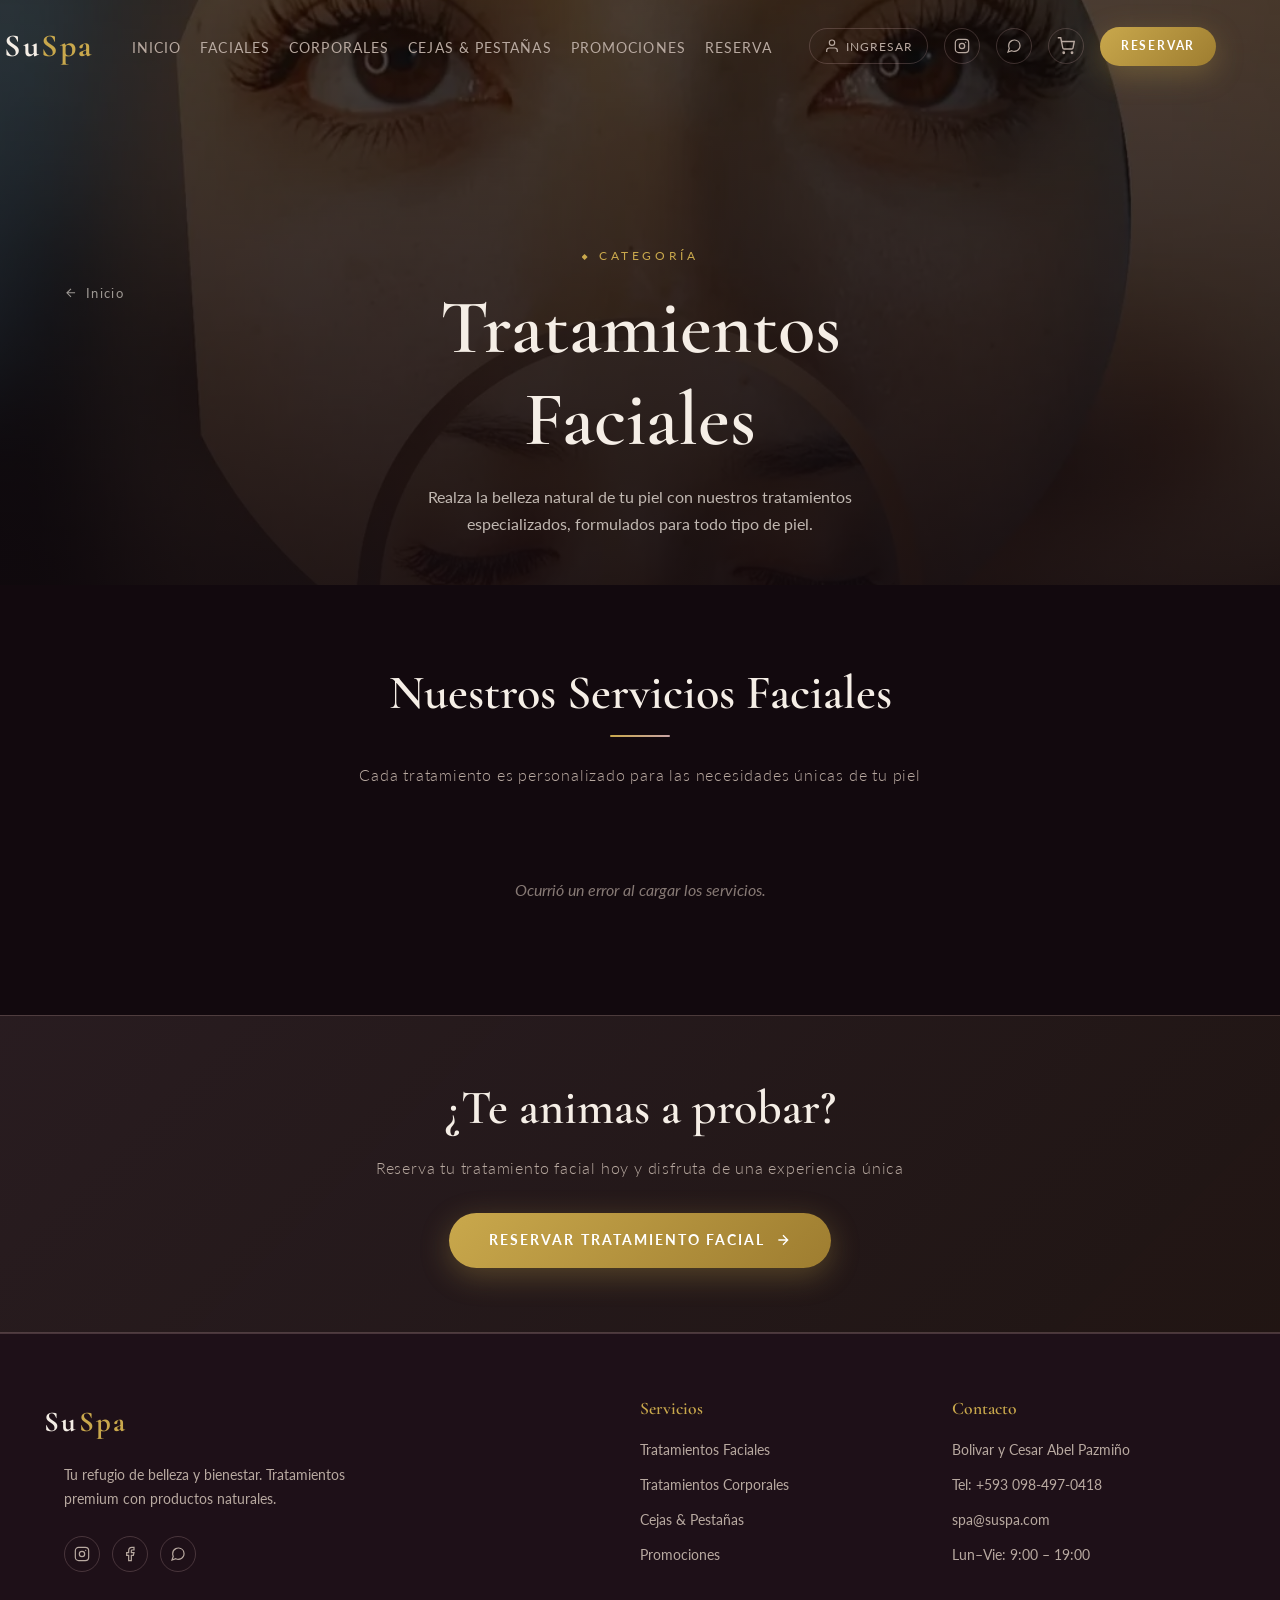
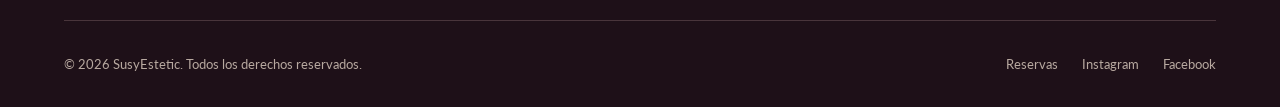
<file: facial.html>
<!DOCTYPE html>
<html lang="es">

<head>
  <meta charset="UTF-8" />
  <meta name="viewport" content="width=device-width, initial-scale=1.0" />
  <title>Tratamientos Faciales — SusyEstetic</title>
  <meta name="description"
    content="Tratamientos faciales profesionales en SusyEstetic. Limpieza profunda, hidratación y anti-edad para una piel radiante." />
  <link rel="stylesheet" href="css/styles.css?v=3" />
</head>

<body>

  <!-- ══ BARRA DE NAVEGACIÓN ══════════════════════════════ -->
  <nav class="navbar" id="navbar" aria-label="Navegación principal">
    <a href="index.html" class="navbar-logo">Su<span>Spa</span></a>
    <ul class="navbar-links" id="navLinks">
      <li><a href="index.html">Inicio</a></li>
      <li><a href="facial.html">Faciales</a></li>
      <li><a href="corporal.html">Corporales</a></li>
      <li><a href="cejas-pestanas.html">Cejas & Pestañas</a></li>
      <li><a href="promociones.html">Promociones</a></li>
      <li><a href="reserva.html">Reserva</a></li>
    </ul>
    <div class="navbar-social">
      <a href="https://instagram.com" target="_blank" rel="noopener" class="social-icon" aria-label="Instagram"
        id="ig-nav">
        <svg viewBox="0 0 24 24" fill="none" stroke="currentColor" stroke-width="1.8" width="16" height="16">
          <rect x="2" y="2" width="20" height="20" rx="5" />
          <circle cx="12" cy="12" r="4" />
          <circle cx="17.5" cy="6.5" r="1" fill="currentColor" stroke="none" />
        </svg>
      </a>
      <a href="https://wa.me/+593981540690" target="_blank" rel="noopener" class="social-icon" aria-label="WhatsApp"
        id="wa-nav">
        <svg viewBox="0 0 24 24" fill="none" stroke="currentColor" stroke-width="1.8" width="16" height="16">
          <path
            d="M21 11.5a8.38 8.38 0 0 1-.9 3.8 8.5 8.5 0 0 1-7.6 4.7 8.38 8.38 0 0 1-3.8-.9L3 21l1.9-5.7a8.38 8.38 0 0 1-.9-3.8 8.5 8.5 0 0 1 4.7-7.6 8.38 8.38 0 0 1 3.8-.9h.5a8.48 8.48 0 0 1 8 8v.5z" />
        </svg>
      </a>
      <a href="reserva.html" class="btn-primary btn-nav-reservar" id="cta-nav">Reservar</a>
    </div>
    <button type="button" class="hamburger" id="hamburger" aria-label="Abrir menú" aria-expanded="false">
      <span></span><span></span><span></span>
    </button>
  </nav>

  <section class="page-hero" aria-label="Tratamientos Faciales">
    <div class="page-hero-bg hero-facial"></div>
    <div class="page-hero-overlay"></div>
    <a href="index.html" class="breadcrumb">
      <svg viewBox="0 0 24 24" fill="none" stroke="currentColor" stroke-width="1.8" width="14" height="14">
        <path d="M19 12H5M12 5l-7 7 7 7" />
      </svg>
      Inicio
    </a>
    <div class="page-hero-content">
      <span class="page-hero-tag"><span class="tag-icono" aria-hidden="true"></span> Categoría</span>
      <h1 class="page-hero-title">Tratamientos Faciales</h1>
      <p class="page-hero-desc">Realza la belleza natural de tu piel con nuestros tratamientos especializados,
        formulados para todo tipo de piel.</p>
    </div>
  </section>

  <section class="services-list-section" aria-labelledby="facial-title">
    <div class="container">
      <h2 class="section-title reveal" id="facial-title">Nuestros Servicios Faciales</h2>
      <span class="accent-line reveal"></span>
      <p class="section-subtitle reveal">Cada tratamiento es personalizado para las necesidades únicas de tu piel</p>

      <div class="services-list" id="dynamic-services-list" data-category="facial">
        <!-- Los servicios se cargarán dinámicamente desde js/public_services.js -->
        <p class="admin-empty">Cargando servicios...</p>
      </div>
    </div>
  </section>

  <section class="cta-band" aria-labelledby="cta-facial">
    <h2 class="section-title reveal" id="cta-facial">¿Te animas a probar?</h2>
    <p class="section-subtitle reveal">Reserva tu tratamiento facial hoy y disfruta de una experiencia única</p>
    <a href="reserva.html" class="btn-primary reveal" id="cta-facial-reservar">
      Reservar tratamiento facial
      <svg viewBox="0 0 24 24" fill="none" stroke="currentColor" stroke-width="2" width="16" height="16">
        <path d="M5 12h14M12 5l7 7-7 7" />
      </svg>
    </a>
  </section>

  <!-- ══ PIE DE PÁGINA ═══════════════════════════════ -->
  <footer class="footer" aria-label="Pie de página">
    <div class="footer-top container">
      <div class="footer-brand">
        <span class="navbar-logo">Su<span>Spa</span></span>
        <p>Tu refugio de belleza y bienestar. Tratamientos premium con productos naturales.</p>
        <div class="footer-social">
          <a href="https://instagram.com" target="_blank" rel="noopener" class="social-icon" aria-label="Instagram"
            id="ig-footer">
            <svg viewBox="0 0 24 24" fill="none" stroke="currentColor" stroke-width="1.8" width="16" height="16">
              <rect x="2" y="2" width="20" height="20" rx="5" />
              <circle cx="12" cy="12" r="4" />
              <circle cx="17.5" cy="6.5" r="1" fill="currentColor" stroke="none" />
            </svg>
          </a>
          <a href="https://facebook.com" target="_blank" rel="noopener" class="social-icon" aria-label="Facebook"
            id="fb-footer">
            <svg viewBox="0 0 24 24" fill="none" stroke="currentColor" stroke-width="1.8" width="16" height="16">
              <path d="M18 2h-3a5 5 0 0 0-5 5v3H7v4h3v8h4v-8h3l1-4h-4V7a1 1 0 0 1 1-1h3z" />
            </svg>
          </a>
          <a href="https://wa.me/+593981540690" target="_blank" rel="noopener" class="social-icon" aria-label="WhatsApp"
            id="wa-footer">
            <svg viewBox="0 0 24 24" fill="none" stroke="currentColor" stroke-width="1.8" width="16" height="16">
              <path
                d="M21 11.5a8.38 8.38 0 0 1-.9 3.8 8.5 8.5 0 0 1-7.6 4.7 8.38 8.38 0 0 1-3.8-.9L3 21l1.9-5.7a8.38 8.38 0 0 1-.9-3.8 8.5 8.5 0 0 1 4.7-7.6 8.38 8.38 0 0 1 3.8-.9h.5a8.48 8.48 0 0 1 8 8v.5z" />
            </svg>
          </a>
        </div>
      </div>
      <div class="footer-col">
        <h4>Servicios</h4>
        <ul>
          <li><a href="facial.html">Tratamientos Faciales</a></li>
          <li><a href="corporal.html">Tratamientos Corporales</a></li>
          <li><a href="cejas-pestanas.html">Cejas & Pestañas</a></li>
          <li><a href="promociones.html">Promociones</a></li>
        </ul>
      </div>
      <div class="footer-col">
        <h4>Contacto</h4>
        <ul>
          <li>Bolivar y Cesar Abel Pazmiño</li>
          <li>Tel: +593 098-497-0418</li>
          <li>spa@suspa.com</li>
          <li>Lun–Vie: 9:00 – 19:00</li>
        </ul>
      </div>
    </div>
    <div class="footer-bottom container">
      <p>© 2026 SusyEstetic. Todos los derechos reservados.</p>
      <div class="footer-bottom-links">
        <a href="reserva.html" id="footer-reservar">Reservas</a>
        <a href="https://instagram.com" target="_blank" rel="noopener" id="footer-ig">Instagram</a>
        <a href="https://facebook.com" target="_blank" rel="noopener" id="footer-fb">Facebook</a>
      </div>
    </div>
  </footer>

  <script defer src="js/cart.js?v=6"></script>
  <script defer src="js/public_services.js"></script>
  <script defer src="js/main.js?v=7"></script>
  <script defer src="js/auth.js?v=5"></script>

  <script src="//instant.page/5.2.0" type="module" integrity="sha384-jnZyxPjiipYXnSU0ygqeac2q7CVYMbh84q0uHVRRxEtvFPiQYbXWUorga2aqZJ0z"></script>
</body>

</html>
</file>
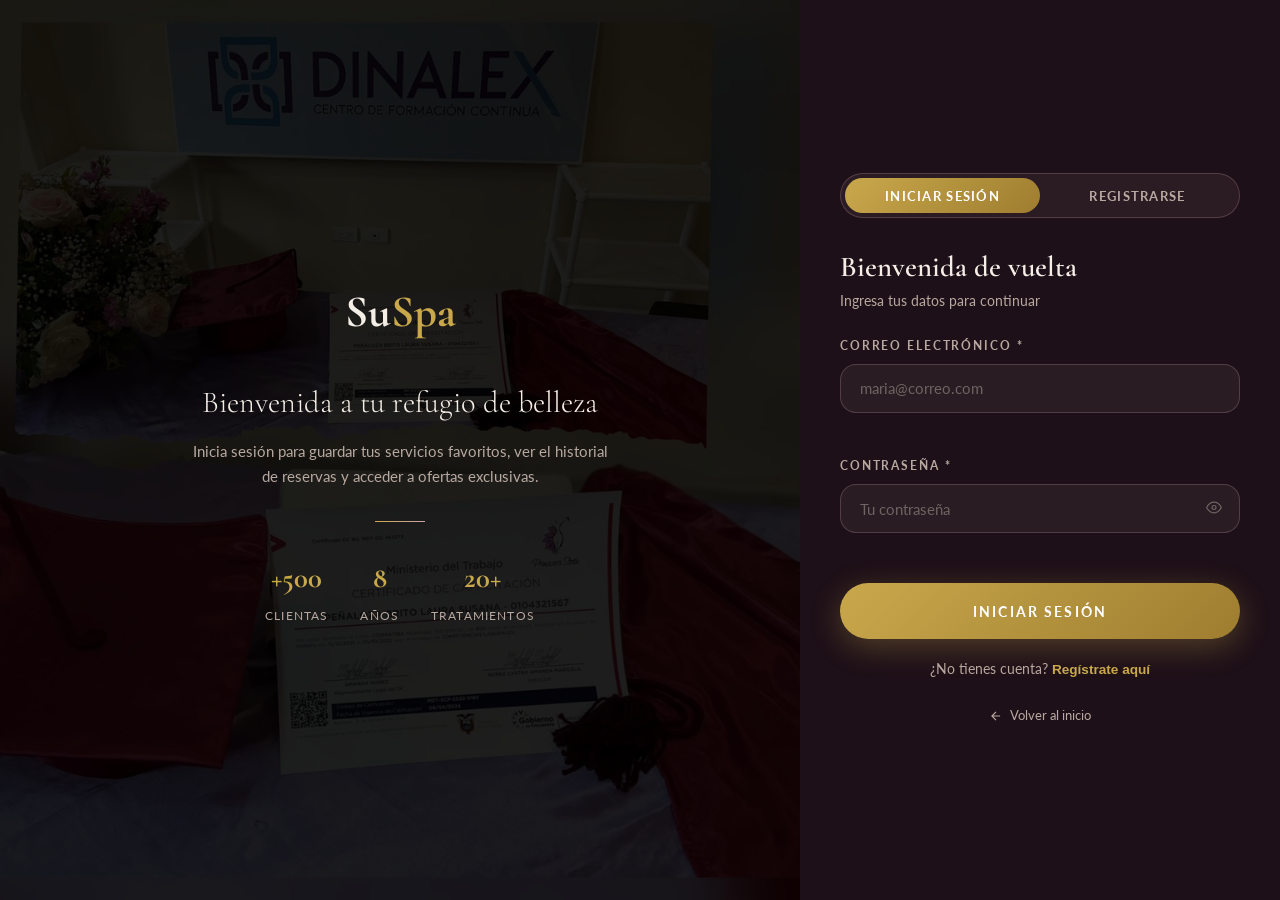
<file: login.html>
<!DOCTYPE html>
<html lang="es">
<head>
  <meta charset="UTF-8" />
  <meta name="viewport" content="width=device-width, initial-scale=1.0" />
  <title>Ingresar — SuSpa</title>
  <link rel="stylesheet" href="css/styles.css?v=3" />
</head>
<body>

  <div class="auth-page">

    <!-- ── Panel izquierdo ─────────────────────── -->
    <div class="auth-left">
      <div class="auth-left-content">
        <a href="index.html" class="auth-left-logo">Su<span>Spa</span></a>
        <h2>Bienvenida a tu refugio de belleza</h2>
        <p>Inicia sesión para guardar tus servicios favoritos, ver el historial de reservas y acceder a ofertas exclusivas.</p>
        <div class="auth-left-divider"></div>
        <div class="auth-left-stats">
          <div><strong id="stat-clientes">+500</strong><span>Clientas</span></div>
          <div><strong id="stat-anios">8</strong><span>Años</span></div>
          <div><strong id="stat-servicios">20+</strong><span>Tratamientos</span></div>
        </div>
      </div>
    </div>

    <!-- ── Panel derecho ───────────────────────── -->
    <div class="auth-right">

      <div class="auth-tabs">
        <button class="auth-tab active" id="tabLogin"    onclick="switchTab('login')">Iniciar sesión</button>
        <button class="auth-tab"        id="tabRegister" onclick="switchTab('register')">Registrarse</button>
      </div>

      <!-- Formulario Login -->
      <div class="auth-form-panel active" id="panelLogin">
        <h3>Bienvenida de vuelta</h3>
        <p class="auth-desc">Ingresa tus datos para continuar</p>

        <div class="auth-error"  id="loginError"></div>
        <div class="auth-success" id="loginSuccess"></div>

        <form class="auth-form" id="loginForm" novalidate>

          <div class="form-group">
            <label for="loginEmail">Correo electrónico *</label>
            <input type="email" id="loginEmail" name="email"
                   placeholder="maria@correo.com"
                   autocomplete="email" required />
            <span class="field-error" id="err-loginEmail"></span>
          </div>

          <div class="form-group">
            <label for="loginPassword">Contraseña *</label>
            <div class="password-wrap">
              <input type="password" id="loginPassword" name="password"
                     placeholder="Tu contraseña"
                     autocomplete="current-password" required />
              <button type="button" class="pwd-toggle" onclick="togglePwd('loginPassword', this)" aria-label="Ver contraseña">
                <svg viewBox="0 0 24 24" fill="none" stroke="currentColor" stroke-width="1.8" width="16" height="16">
                  <path d="M1 12s4-8 11-8 11 8 11 8-4 8-11 8-11-8-11-8z"/><circle cx="12" cy="12" r="3"/>
                </svg>
              </button>
            </div>
            <span class="field-error" id="err-loginPassword"></span>
          </div>

          <div class="form-submit" style="margin-top:0.5rem;">
            <button type="submit" class="btn-primary" style="width:100%;justify-content:center;">
              Iniciar sesión
            </button>
          </div>
        </form>

        <p style="text-align:center;margin-top:1.2rem;font-size:0.85rem;color:var(--text-muted);">
          ¿No tienes cuenta?
          <button onclick="switchTab('register')" style="background:none;border:none;color:var(--accent);cursor:pointer;font-size:0.85rem;font-weight:700;">Regístrate aquí</button>
        </p>
      </div>

      <!-- Formulario Registro -->
      <div class="auth-form-panel" id="panelRegister">
        <h3>Crear cuenta</h3>
        <p class="auth-desc">Únete a la comunidad SuSpa</p>

        <div class="auth-error"   id="registerError"></div>
        <div class="auth-success" id="registerSuccess"></div>

        <form class="auth-form" id="registerForm" novalidate>

          <div class="form-group">
            <label for="regName">Nombre completo *</label>
            <input type="text" id="regName" name="name"
                   placeholder="María García"
                   autocomplete="name" required />
            <span class="field-error" id="err-regName"></span>
          </div>

          <div class="form-group">
            <label for="regEmail">Correo electrónico *</label>
            <input type="email" id="regEmail" name="email"
                   placeholder="maria@correo.com"
                   autocomplete="email" required />
            <span class="field-error" id="err-regEmail"></span>
          </div>

          <div class="form-group">
            <label for="regPhone">Teléfono *</label>
            <input type="tel" id="regPhone" name="phone"
                   placeholder="+593 098-497-0418"
                   autocomplete="tel" required />
            <span class="field-error" id="err-regPhone"></span>
          </div>

          <div class="form-group">
            <label for="regPassword">Contraseña *</label>
            <div class="password-wrap">
              <input type="password" id="regPassword" name="password"
                     placeholder="Mínimo 8 caracteres"
                     autocomplete="new-password" required />
              <button type="button" class="pwd-toggle" onclick="togglePwd('regPassword', this)" aria-label="Ver contraseña">
                <svg viewBox="0 0 24 24" fill="none" stroke="currentColor" stroke-width="1.8" width="16" height="16">
                  <path d="M1 12s4-8 11-8 11 8 11 8-4 8-11 8-11-8-11-8z"/><circle cx="12" cy="12" r="3"/>
                </svg>
              </button>
            </div>
            <span class="field-error" id="err-regPassword"></span>
          </div>

          <div class="form-group">
            <label for="regConfirm">Confirmar contraseña *</label>
            <div class="password-wrap">
              <input type="password" id="regConfirm" name="confirm"
                     placeholder="Repite tu contraseña"
                     autocomplete="new-password" required />
              <button type="button" class="pwd-toggle" onclick="togglePwd('regConfirm', this)" aria-label="Ver contraseña">
                <svg viewBox="0 0 24 24" fill="none" stroke="currentColor" stroke-width="1.8" width="16" height="16">
                  <path d="M1 12s4-8 11-8 11 8 11 8-4 8-11 8-11-8-11-8z"/><circle cx="12" cy="12" r="3"/>
                </svg>
              </button>
            </div>
            <span class="field-error" id="err-regConfirm"></span>
          </div>

          <div class="form-submit" style="margin-top:0.5rem;">
            <button type="submit" class="btn-primary" style="width:100%;justify-content:center;">
              Crear cuenta
            </button>
          </div>
        </form>

        <p style="text-align:center;margin-top:1.2rem;font-size:0.85rem;color:var(--text-muted);">
          ¿Ya tienes cuenta?
          <button onclick="switchTab('login')" style="background:none;border:none;color:var(--accent);cursor:pointer;font-size:0.85rem;font-weight:700;">Inicia sesión</button>
        </p>
      </div>

      <a href="index.html" class="auth-back">
        <svg viewBox="0 0 24 24" fill="none" stroke="currentColor" stroke-width="2" width="14" height="14">
          <path d="M19 12H5M12 5l-7 7 7 7"/>
        </svg>
        Volver al inicio
      </a>

    </div>
  </div>

  <script>
    /* ── Cargar estadísticas reales desde la base de datos ── */
    fetch('api/public_stats.php')
      .then(res => res.json())
      .then(data => {
        if (data.ok) {
          const statClientes = document.getElementById('stat-clientes');
          const statAnios = document.getElementById('stat-anios');
          const statServicios = document.getElementById('stat-servicios');
          if (statClientes) statClientes.textContent = `+${data.clientes}`;
          if (statAnios) statAnios.textContent = `${data.anios}`;
          if (statServicios) statServicios.textContent = `${data.servicios}+`;
        }
      })
      .catch(console.error);

    /* ── Autenticación con Backend ───────────── */
    fetch('api/check_session.php')
      .then(res => res.json())
      .then(data => {
        if (data.logged_in) window.location.href = 'index.html';
      })
      .catch(console.error);

    /* ── Tabs ────────────────────────────────── */
    function switchTab(tab) {
      document.getElementById('panelLogin').classList.toggle('active', tab === 'login');
      document.getElementById('panelRegister').classList.toggle('active', tab === 'register');
      document.getElementById('tabLogin').classList.toggle('active', tab === 'login');
      document.getElementById('tabRegister').classList.toggle('active', tab === 'register');
      clearErrors();
    }

    function clearErrors() {
      document.querySelectorAll('.field-error').forEach(el => el.textContent = '');
      document.querySelectorAll('.auth-error, .auth-success').forEach(el => {
        el.style.display = 'none'; el.textContent = '';
      });
      document.querySelectorAll('.form-group input').forEach(inp => inp.style.borderColor = '');
    }

    /* ── Mostrar/ocultar contraseña ────────────── */
    function togglePwd(inputId, btn) {
      const inp = document.getElementById(inputId);
      const isText = inp.type === 'text';
      inp.type = isText ? 'password' : 'text';
      btn.style.opacity = isText ? '1' : '0.5';
    }

    /* ── Validaciones ──────────────────────────── */
    function setError(fieldId, msg) {
      const el = document.getElementById('err-' + fieldId);
      if (el) el.textContent = msg;
      const inp = document.getElementById(fieldId);
      if (inp) inp.style.borderColor = '#e07575';
    }

    function clearError(fieldId) {
      const el = document.getElementById('err-' + fieldId);
      if (el) el.textContent = '';
      const inp = document.getElementById(fieldId);
      if (inp) inp.style.borderColor = '';
    }

    function isValidEmail(v) {
      return /^[^\s@]+@[^\s@]+\.[^\s@]+$/.test(v.trim());
    }

    function validateLogin() {
      let ok = true;
      const email = document.getElementById('loginEmail').value;
      const pwd   = document.getElementById('loginPassword').value;
      clearErrors();

      if (!email.trim())         { setError('loginEmail', 'El correo es obligatorio.'); ok = false; }
      else if (!isValidEmail(email)) { setError('loginEmail', 'Ingresa un correo válido.'); ok = false; }
      if (!pwd)                  { setError('loginPassword', 'La contraseña es obligatoria.'); ok = false; }
      return ok;
    }

    function validateRegister() {
      let ok = true;
      const name    = document.getElementById('regName').value;
      const email   = document.getElementById('regEmail').value;
      const phone   = document.getElementById('regPhone').value;
      const pwd     = document.getElementById('regPassword').value;
      const confirm = document.getElementById('regConfirm').value;
      clearErrors();

      if (!name.trim())           { setError('regName', 'El nombre es obligatorio.'); ok = false; }
      if (!email.trim())          { setError('regEmail', 'El correo es obligatorio.'); ok = false; }
      else if (!isValidEmail(email)) { setError('regEmail', 'Ingresa un correo válido.'); ok = false; }
      if (!phone.trim())          { setError('regPhone', 'El teléfono es obligatorio.'); ok = false; }
      if (pwd.length < 8)         { setError('regPassword', 'La contraseña debe tener al menos 8 caracteres.'); ok = false; }
      else if (!/[a-zA-Z]/.test(pwd) || !/\d/.test(pwd)) {
        setError('regPassword', 'Debe incluir letras y números.'); ok = false;
      }
      if (pwd !== confirm)        { setError('regConfirm', 'Las contraseñas no coinciden.'); ok = false; }
      return ok;
    }

    /* ── Login ───────────────────────────────── */
    document.getElementById('loginForm').addEventListener('submit', async e => {
      e.preventDefault();
      if (!validateLogin()) return;

      const email = document.getElementById('loginEmail').value.trim();
      const pwd   = document.getElementById('loginPassword').value;

      const errEl = document.getElementById('loginError');
      const sucEl = document.getElementById('loginSuccess');
      errEl.style.display = 'none';

      try {
        const btn = e.target.querySelector('button[type="submit"]');
        const prevText = btn.textContent;
        btn.textContent = 'Iniciando sesión...';
        btn.disabled = true;

        const response = await fetch('api/auth.php', {
          method: 'POST',
          headers: { 'Content-Type': 'application/json' },
          body: JSON.stringify({ action: 'login', email: email, password: pwd })
        });
        
        const data = await response.json();
        btn.textContent = prevText;
        btn.disabled = false;

        if (!data.ok) {
          errEl.textContent = data.message || 'Error al iniciar sesión.';
          errEl.style.display = 'block';
          return;
        }

        sucEl.textContent = data.message + ' Redirigiendo…';
        sucEl.style.display = 'block';
        setTimeout(() => {
          const back = new URLSearchParams(location.search).get('from') || 'index.html';
          window.location.href = back;
        }, 1200);

      } catch (err) {
        errEl.textContent = 'Error de conexión con el servidor.';
        errEl.style.display = 'block';
      }
    });

    /* ── Registro ────────────────────────────── */
    document.getElementById('registerForm').addEventListener('submit', async e => {
      e.preventDefault();
      if (!validateRegister()) return;

      const name    = document.getElementById('regName').value.trim();
      const email   = document.getElementById('regEmail').value.trim();
      const phone   = document.getElementById('regPhone').value.trim();
      const pwd     = document.getElementById('regPassword').value;

      const errEl = document.getElementById('registerError');
      const sucEl = document.getElementById('registerSuccess');
      errEl.style.display = 'none';

      try {
        const btn = e.target.querySelector('button[type="submit"]');
        const prevText = btn.textContent;
        btn.textContent = 'Creando cuenta...';
        btn.disabled = true;

        const response = await fetch('api/auth.php', {
          method: 'POST',
          headers: { 'Content-Type': 'application/json' },
          body: JSON.stringify({ action: 'register', name: name, email: email, phone: phone, password: pwd })
        });
        
        const data = await response.json();
        btn.textContent = prevText;
        btn.disabled = false;

        if (!data.ok) {
          errEl.textContent = data.message || 'Error al crear la cuenta.';
          errEl.style.display = 'block';
          return;
        }

        sucEl.textContent = data.message + ' Redirigiendo…';
        sucEl.style.display = 'block';
        setTimeout(() => { window.location.href = 'index.html'; }, 1400);

      } catch (err) {
        errEl.textContent = 'Error de conexión con el servidor.';
        errEl.style.display = 'block';
      }
    });

    /* ── Validación en tiempo real ───────────── */
    document.getElementById('regPassword').addEventListener('input', function() {
      const v = this.value;
      if (v.length === 0) { clearError('regPassword'); return; }
      if (v.length < 8 || !/[a-zA-Z]/.test(v) || !/\d/.test(v)) {
        setError('regPassword', 'Mínimo 8 caracteres con letras y números.');
      } else { clearError('regPassword'); }
    });

    document.getElementById('regConfirm').addEventListener('input', function() {
      const pwd = document.getElementById('regPassword').value;
      if (this.value && this.value !== pwd) {
        setError('regConfirm', 'Las contraseñas no coinciden.');
      } else { clearError('regConfirm'); }
    });

    document.getElementById('loginEmail').addEventListener('input', function() {
      if (this.value && !isValidEmail(this.value)) {
        setError('loginEmail', 'Formato de correo inválido.');
      } else { clearError('loginEmail'); }
    });
  </script>

  <script src="//instant.page/5.2.0" type="module" integrity="sha384-jnZyxPjiipYXnSU0ygqeac2q7CVYMbh84q0uHVRRxEtvFPiQYbXWUorga2aqZJ0z"></script>
</body>
</html>
</file>
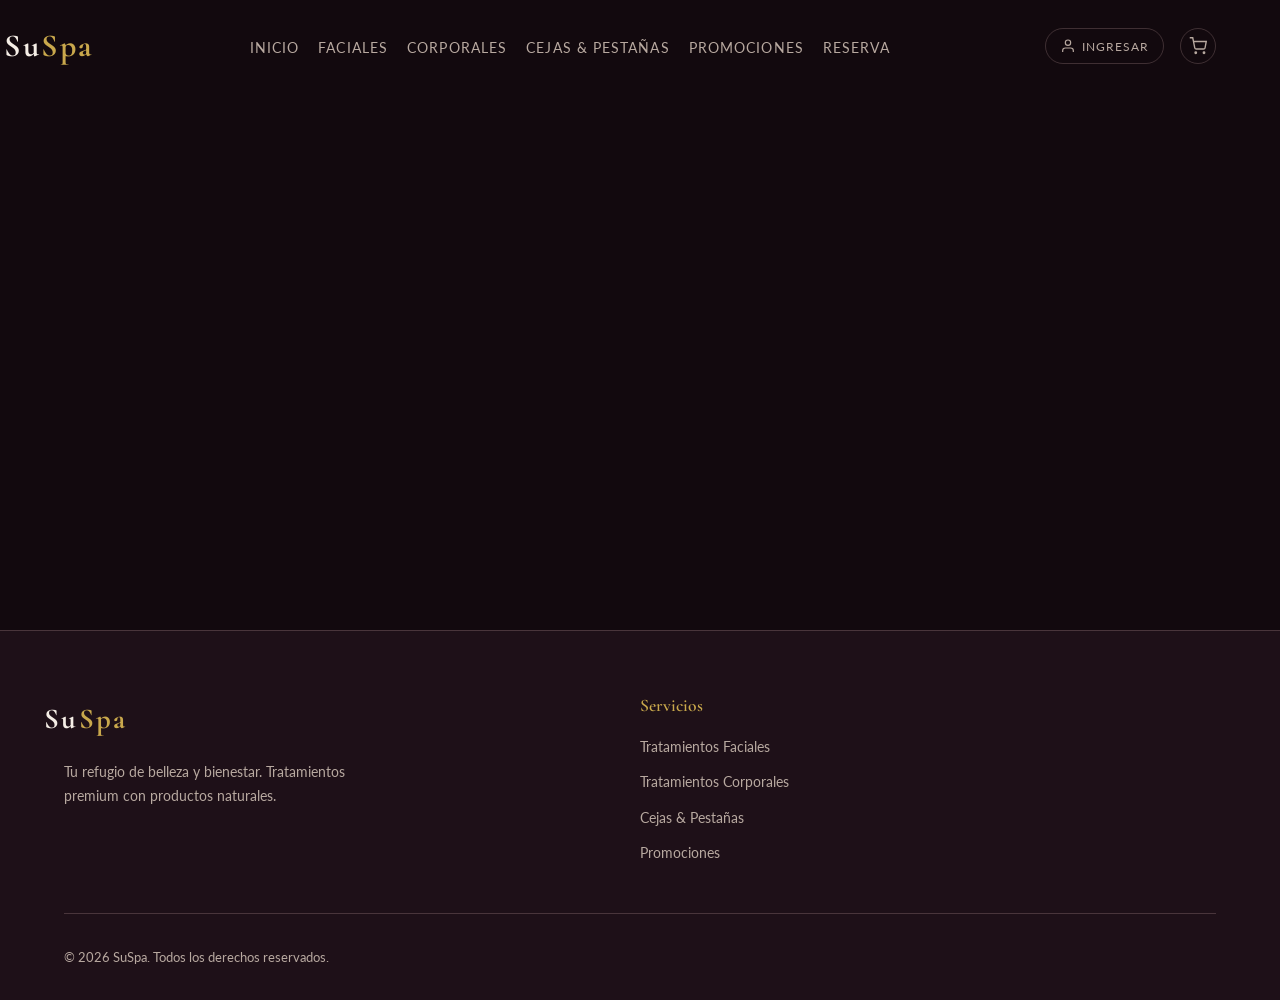
<file: perfil.html>
<!DOCTYPE html>
<html lang="es">
<head>
  <meta charset="UTF-8" />
  <meta name="viewport" content="width=device-width, initial-scale=1.0" />
  <meta name="description" content="Perfil de usuario en SusyEstetic." />
  <title>Mi Perfil — SuSpa</title>
  <link rel="stylesheet" href="css/styles.css?v=3" />
  <style>
    .profile-section {
      padding: 6rem 1.5rem;
      min-height: 70vh;
    }
    .profile-container {
      max-width: 900px;
      margin: 0 auto;
      display: grid;
      grid-template-columns: 1fr;
      gap: 2rem;
    }
    @media (min-width: 768px) {
      .profile-container {
        grid-template-columns: 300px 1fr;
      }
    }
    .profile-card {
      background: rgba(255, 255, 255, 0.02);
      border: 1px solid var(--border-glass);
      border-radius: var(--radius-lg);
      padding: 2rem;
      box-shadow: var(--shadow-sm);
      backdrop-filter: blur(12px);
    }
    .profile-header {
      text-align: center;
      margin-bottom: 2rem;
    }
    .profile-avatar {
      width: 80px;
      height: 80px;
      background: var(--accent);
      color: var(--bg);
      font-size: 2.5rem;
      font-weight: 700;
      display: flex;
      align-items: center;
      justify-content: center;
      border-radius: 50%;
      margin: 0 auto 1rem;
    }
    .profile-name {
      font-size: 1.5rem;
      color: var(--text);
      margin-bottom: 0.2rem;
    }
    .profile-email {
      color: var(--text-muted);
      font-size: 0.9rem;
    }
    .profile-info-group {
      margin-bottom: 1.5rem;
    }
    .profile-info-group label {
      display: block;
      color: var(--text-muted);
      font-size: 0.8rem;
      text-transform: uppercase;
      letter-spacing: 0.05em;
      margin-bottom: 0.3rem;
    }
    .profile-info-group p {
      font-size: 1.1rem;
      color: var(--text);
    }
    .reservations-table {
      width: 100%;
      border-collapse: collapse;
      margin-top: 1rem;
    }
    .reservations-table th, .reservations-table td {
      padding: 1rem;
      text-align: left;
      border-bottom: 1px solid var(--border-glass);
    }
    .reservations-table th {
      color: var(--text-muted);
      font-weight: 600;
      font-size: 0.9rem;
      text-transform: uppercase;
      letter-spacing: 0.05em;
    }
    .reservations-table tr:hover {
      background: rgba(255, 255, 255, 0.01);
    }
    .status-badge {
      display: inline-block;
      padding: 0.25rem 0.75rem;
      border-radius: 20px;
      font-size: 0.75rem;
      font-weight: 600;
      text-transform: uppercase;
    }
    .status-pendiente { background: rgba(201, 168, 76, 0.15); color: var(--accent); }
    .status-confirmada { background: rgba(46, 204, 113, 0.15); color: #2ecc71; }
    .status-completada { background: rgba(52, 152, 219, 0.15); color: #3498db; }
    .status-cancelada { background: rgba(231, 76, 60, 0.15); color: #e74c3c; }

    .pago-badge {
      display: inline-block;
      padding: 0.25rem 0.75rem;
      border-radius: 20px;
      font-size: 0.75rem;
      font-weight: 600;
      text-transform: uppercase;
    }
    .pago-pagado { background: rgba(46, 204, 113, 0.15); color: #2ecc71; }
    .pago-pendiente { background: rgba(201, 168, 76, 0.15); color: var(--accent); }


    .no-reservations {
      text-align: center;
      padding: 3rem 1rem;
      color: var(--text-muted);
    }
  </style>
</head>
<body>

  <!-- ══ BARRA DE NAVEGACIÓN ══════════════════════════════ -->
  <nav class="navbar" id="navbar" aria-label="Navegación principal">
    <a href="index.html" class="navbar-logo">Su<span>Spa</span></a>
    <ul class="navbar-links" id="navLinks">
      <li><a href="index.html">Inicio</a></li>
      <li><a href="facial.html">Faciales</a></li>
      <li><a href="corporal.html">Corporales</a></li>
      <li><a href="cejas-pestanas.html">Cejas & Pestañas</a></li>
      <li><a href="promociones.html">Promociones</a></li>
      <li><a href="reserva.html">Reserva</a></li>
    </ul>
    <div class="navbar-social">
      <button class="hamburger" id="hamburger" aria-label="Abrir menú" aria-expanded="false">
        <span></span><span></span><span></span>
      </button>
    </div>
  </nav>

  <section class="profile-section">
    <div class="profile-container" id="profileContent" style="display:none;">
      
      <!-- Lado Izquierdo: Datos del usuario -->
      <div class="profile-card">
        <div class="profile-header">
          <div class="profile-avatar" id="avatarLetter"></div>
          <h2 class="profile-name" id="userName">Cargando...</h2>
          <p class="profile-email" id="userEmail">Cargando...</p>
        </div>
        <hr style="border-color:var(--border-glass); margin: 2rem 0;">
        <div class="profile-info-group">
          <label>Teléfono</label>
          <p id="userPhone">...</p>
        </div>
        <div style="text-align: center; margin-top: 2rem;">
          <button id="perfilLogoutBtn" class="btn-outline" style="width: 100%; justify-content: center;">Cerrar Sesión</button>
        </div>
      </div>

      <!-- Lado Derecho: Reservas -->
      <div class="profile-card">
        <h3 style="font-family:'Cormorant Garamond',serif; font-size:2rem; color:var(--accent); margin-bottom:1rem;">Mis Reservas</h3>
        <p style="color:var(--text-muted); font-size:0.9rem; margin-bottom:2rem;">Aquí puedes ver el historial de tus citas programadas.</p>
        
        <div style="overflow-x: auto;">
          <table class="reservations-table" id="reservationsTable">
            <thead>
              <tr>
                <th>Fecha</th>
                <th>Hora</th>
                <th>Servicio / Promo</th>
                <th>Estado</th>
                <th>Pago</th>
              </tr>
            </thead>
            <tbody id="reservationsBody">
              <!-- Las reservas se cargarán aquí -->
            </tbody>
          </table>
        </div>
        <div id="noReservations" class="no-reservations" style="display:none;">
          <p>Aún no tienes reservas registradas.</p>
          <a href="reserva.html" class="btn-primary" style="margin-top: 1rem; display: inline-flex;">Reservar ahora</a>
        </div>
      </div>

    </div>
  </section>

  <!-- ══ PIE DE PÁGINA ═══════════════════════════════ -->
  <footer class="footer" aria-label="Pie de página">
    <div class="footer-top container">
      <div class="footer-brand">
        <span class="navbar-logo">Su<span>Spa</span></span>
        <p>Tu refugio de belleza y bienestar. Tratamientos premium con productos naturales.</p>
      </div>
      <div class="footer-col">
        <h4>Servicios</h4>
        <ul>
          <li><a href="facial.html">Tratamientos Faciales</a></li>
          <li><a href="corporal.html">Tratamientos Corporales</a></li>
          <li><a href="cejas-pestanas.html">Cejas & Pestañas</a></li>
          <li><a href="promociones.html">Promociones</a></li>
        </ul>
      </div>
    </div>
    <div class="footer-bottom container">
      <p>© 2026 SuSpa. Todos los derechos reservados.</p>
    </div>
  </footer>

  <script defer src="js/cart.js?v=6"></script>
  <script defer src="js/main.js?v=7"></script>
  <script defer src="js/auth.js?v=5"></script>
  <script>
    document.getElementById('perfilLogoutBtn').addEventListener('click', async () => {
      try {
        await fetch('api/logout.php', { method: 'POST' });
        window.location.href = 'index.html';
      } catch (err) {
        console.error(err);
      }
    });

    async function loadProfile() {
      try {
        const res = await fetch('api/get_profile.php', { cache: 'no-store' });
        if (res.status === 401) {
          window.location.href = 'login.html';
          return;
        }
        
        const data = await res.json();
        
        if (!data.ok) {
          alert(data.message || 'Error al cargar el perfil');
          window.location.href = 'login.html';
          return;
        }

        // Llenar datos del cliente
        const cli = data.cliente;
        document.getElementById('avatarLetter').textContent = cli.nombre.charAt(0).toUpperCase();
        document.getElementById('userName').textContent = cli.nombre;
        document.getElementById('userEmail').textContent = cli.correo;
        document.getElementById('userPhone').textContent = cli.telefono || 'No especificado';

        // Llenar reservas
        const tbody = document.getElementById('reservationsBody');
        const table = document.getElementById('reservationsTable');
        const noRes = document.getElementById('noReservations');

        if (data.reservas && data.reservas.length > 0) {
          tbody.innerHTML = '';
          data.reservas.forEach(r => {
            const tr = document.createElement('tr');
            
            // Formatear estado
            const estadoClase = r.estado ? r.estado.toLowerCase() : 'pendiente';
            const estadoTexto = r.estado ? r.estado.charAt(0).toUpperCase() + r.estado.slice(1) : 'Pendiente';
            
            // Nombre del servicio o promoción
            const itemNombre = r.servicio_nombre || r.promo_nombre || 'Servicio no especificado';

            // Formatear fecha a formato local
            const fechaObj = new Date(r.fecha_cita);
            // Aseguramos que muestre el día correcto agregando el offset
            fechaObj.setMinutes(fechaObj.getMinutes() + fechaObj.getTimezoneOffset());
            const fechaFormateada = fechaObj.toLocaleDateString('es-ES', { year: 'numeric', month: 'short', day: 'numeric' });

            // Formatear hora (quitar segundos si existen)
            const horaStr = r.hora_inicio ? r.hora_inicio.substring(0, 5) : '--:--';

            // Formatear Pago
            const metodoPago = r.metodo_pago === 'paypal' ? 'PayPal' : 'Local';
            const estadoPago = r.estado_pago === 'pagado' ? 'Pagado' : 'Pendiente';
            const pagoClase = r.estado_pago === 'pagado' ? 'pagado' : 'pendiente';

            tr.innerHTML = `
              <td>${fechaFormateada}</td>
              <td>${horaStr}</td>
              <td>${itemNombre}</td>
              <td><span class="status-badge status-${estadoClase}">${estadoTexto}</span></td>
              <td><span class="pago-badge pago-${pagoClase}">${metodoPago} (${estadoPago})</span></td>
            `;
            tbody.appendChild(tr);
          });
          table.style.display = 'table';
          noRes.style.display = 'none';
        } else {
          table.style.display = 'none';
          noRes.style.display = 'block';
        }

        // Mostrar contenido
        document.getElementById('profileContent').style.display = 'grid';

      } catch (err) {
        console.error('Error fetching profile:', err);
      }
    }

    document.addEventListener('DOMContentLoaded', loadProfile);
  </script>

  <script src="//instant.page/5.2.0" type="module" integrity="sha384-jnZyxPjiipYXnSU0ygqeac2q7CVYMbh84q0uHVRRxEtvFPiQYbXWUorga2aqZJ0z"></script>
</body>
</html>
</file>
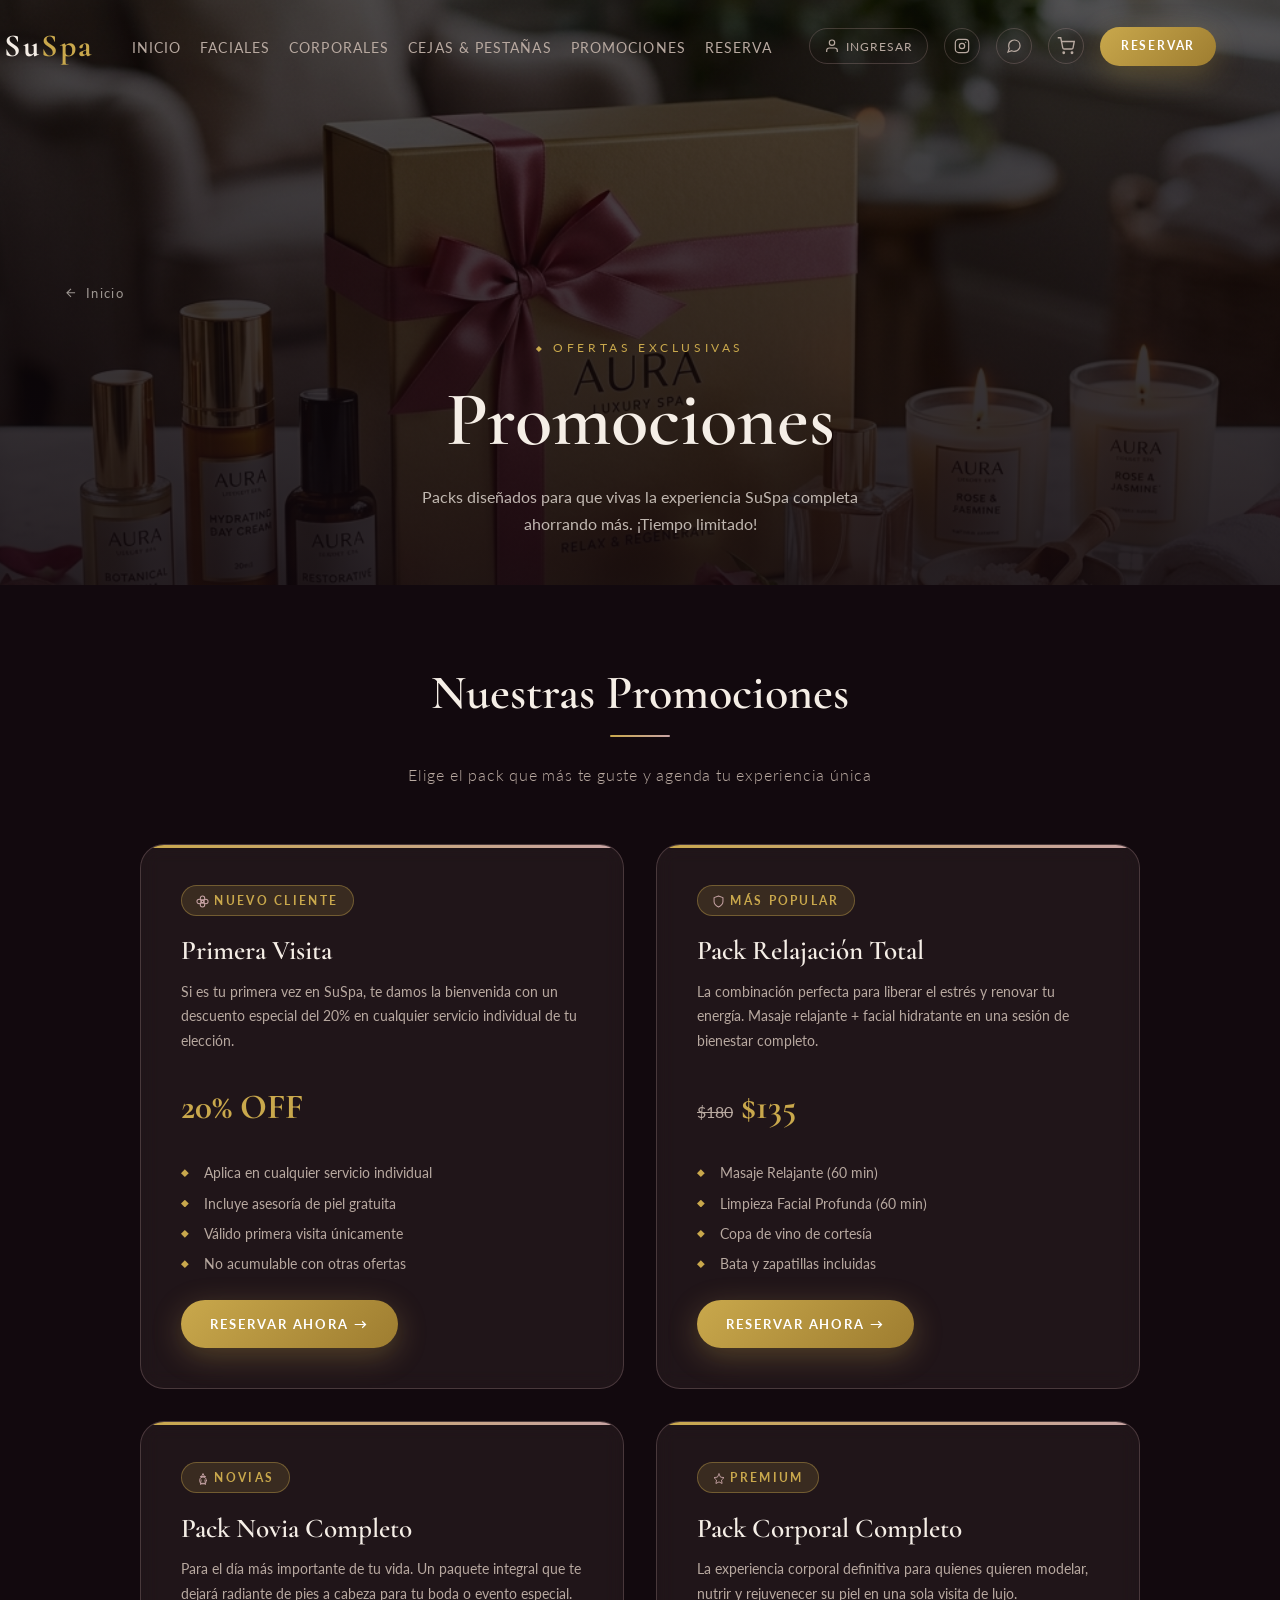
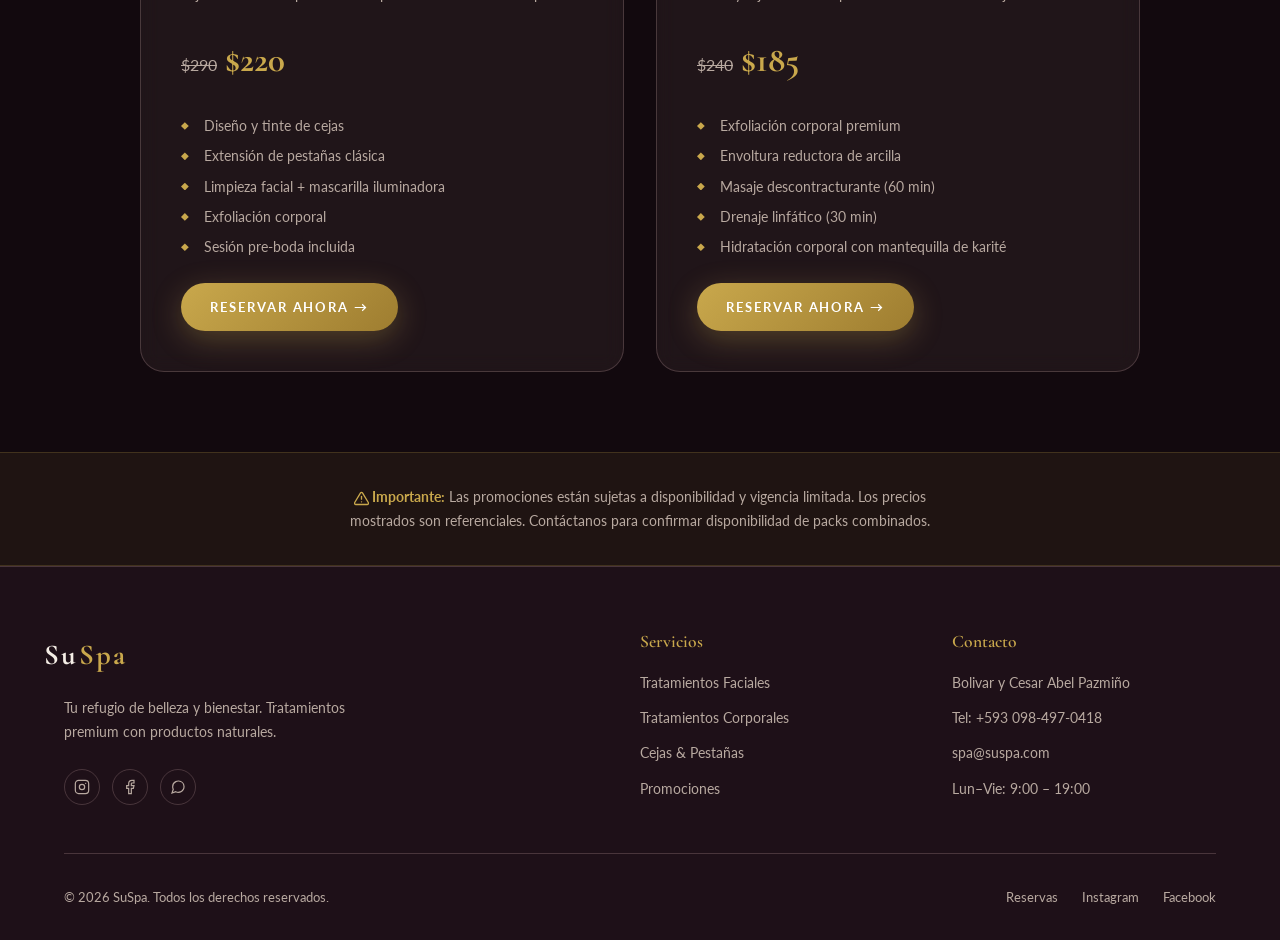
<file: promociones.html>
<!DOCTYPE html>
<html lang="es">

<head>
  <meta charset="UTF-8" />
  <meta name="viewport" content="width=device-width, initial-scale=1.0" />
  <title>Promociones — SusyEstetic</title>
  <meta name="description"
    content="Promociones y packs exclusivos en SusyEstetic. Descubre nuestras ofertas en tratamientos faciales, corporales y más." />
  <link rel="stylesheet" href="css/styles.css?v=3" />
</head>

<body>

  <!-- ══ BARRA DE NAVEGACIÓN ══════════════════════════════ -->
  <nav class="navbar" id="navbar" aria-label="Navegación principal">
    <a href="index.html" class="navbar-logo">Su<span>Spa</span></a>
    <ul class="navbar-links" id="navLinks">
      <li><a href="index.html">Inicio</a></li>
      <li><a href="facial.html">Faciales</a></li>
      <li><a href="corporal.html">Corporales</a></li>
      <li><a href="cejas-pestanas.html">Cejas & Pestañas</a></li>
      <li><a href="promociones.html">Promociones</a></li>
      <li><a href="reserva.html">Reserva</a></li>
    </ul>
    <div class="navbar-social">
      <a href="https://instagram.com" target="_blank" rel="noopener" class="social-icon" aria-label="Instagram"
        id="ig-nav">
        <svg viewBox="0 0 24 24" fill="none" stroke="currentColor" stroke-width="1.8" width="16" height="16">
          <rect x="2" y="2" width="20" height="20" rx="5" />
          <circle cx="12" cy="12" r="4" />
          <circle cx="17.5" cy="6.5" r="1" fill="currentColor" stroke="none" />
        </svg>
      </a>
      <a href="https://wa.me/+593981540690" target="_blank" rel="noopener" class="social-icon" aria-label="WhatsApp"
        id="wa-nav">
        <svg viewBox="0 0 24 24" fill="none" stroke="currentColor" stroke-width="1.8" width="16" height="16">
          <path
            d="M21 11.5a8.38 8.38 0 0 1-.9 3.8 8.5 8.5 0 0 1-7.6 4.7 8.38 8.38 0 0 1-3.8-.9L3 21l1.9-5.7a8.38 8.38 0 0 1-.9-3.8 8.5 8.5 0 0 1 4.7-7.6 8.38 8.38 0 0 1 3.8-.9h.5a8.48 8.48 0 0 1 8 8v.5z" />
        </svg>
      </a>
      <a href="reserva.html" class="btn-primary" id="cta-nav"
        style="padding:0.6rem 1.3rem;font-size:0.75rem;">Reservar</a>
    </div>
    <button class="hamburger" id="hamburger" aria-label="Abrir menú" aria-expanded="false">
      <span></span><span></span><span></span>
    </button>
  </nav>

  <!-- ══ ENCABEZADO DE PÁGINA ═══════════════════════════ -->
  <section class="page-hero" aria-label="Promociones especiales">
    <div class="page-hero-bg" style="background-image: url('images/promo-hero.png');"></div>
    <div class="page-hero-overlay"></div>
    <a href="index.html" class="breadcrumb">
      <svg viewBox="0 0 24 24" fill="none" stroke="currentColor" stroke-width="1.8" width="14" height="14">
        <path d="M19 12H5M12 5l-7 7 7 7" />
      </svg>
      Inicio
    </a>
    <div class="page-hero-content">
      <span class="page-hero-tag"><span class="tag-icono" aria-hidden="true"></span> Ofertas Exclusivas</span>
      <h1 class="page-hero-title">Promociones</h1>
      <p class="page-hero-desc">Packs diseñados para que vivas la experiencia SuSpa completa ahorrando más. ¡Tiempo
        limitado!</p>
    </div>
  </section>

  <section style="padding:5rem 4rem;" aria-labelledby="promos-title">
    <div class="container">
      <h2 class="section-title reveal" id="promos-title">Nuestras Promociones</h2>
      <span class="accent-line reveal"></span>
      <p class="section-subtitle reveal">Elige el pack que más te guste y agenda tu experiencia única</p>

      <div class="promos-grid">

        <div class="promo-card reveal" id="promo-primera-visita">
          <span class="promo-badge"><span class="icono icono-flor" aria-hidden="true"></span> Nuevo Cliente</span>
          <h3>Primera Visita</h3>
          <p>Si es tu primera vez en SuSpa, te damos la bienvenida con un descuento especial del 20% en cualquier
            servicio individual de tu elección.</p>
          <div class="promo-price">
            <span class="new-price">20% OFF</span>
          </div>
          <ul class="promo-includes">
            <li>Aplica en cualquier servicio individual</li>
            <li>Incluye asesoría de piel gratuita</li>
            <li>Válido primera visita únicamente</li>
            <li>No acumulable con otras ofertas</li>
          </ul>
          <a href="reserva.html" class="btn-primary" id="cta-promo-primera"
            style="font-size:0.82rem;padding:0.8rem 1.8rem;">
            Reservar ahora →
          </a>
        </div>

        <div class="promo-card reveal" id="promo-relajacion">
          <span class="promo-badge"><span class="icono icono-spa" aria-hidden="true"></span> Más Popular</span>
          <h3>Pack Relajación Total</h3>
          <p>La combinación perfecta para liberar el estrés y renovar tu energía. Masaje relajante + facial hidratante
            en una sesión de bienestar completo.</p>
          <div class="promo-price">
            <span class="old-price">$180</span>
            <span class="new-price">$135</span>
          </div>
          <ul class="promo-includes">
            <li>Masaje Relajante (60 min)</li>
            <li>Limpieza Facial Profunda (60 min)</li>
            <li>Copa de vino de cortesía</li>
            <li>Bata y zapatillas incluidas</li>
          </ul>
          <a href="reserva.html" class="btn-primary" id="cta-promo-relajacion"
            style="font-size:0.82rem;padding:0.8rem 1.8rem;">
            Reservar ahora →
          </a>
        </div>

        <div class="promo-card reveal" id="promo-novia">
          <span class="promo-badge"><span class="icono icono-anillo" aria-hidden="true"></span> Novias</span>
          <h3>Pack Novia Completo</h3>
          <p>Para el día más importante de tu vida. Un paquete integral que te dejará radiante de pies a cabeza para tu
            boda o evento especial.</p>
          <div class="promo-price">
            <span class="old-price">$290</span>
            <span class="new-price">$220</span>
          </div>
          <ul class="promo-includes">
            <li>Diseño y tinte de cejas</li>
            <li>Extensión de pestañas clásica</li>
            <li>Limpieza facial + mascarilla iluminadora</li>
            <li>Exfoliación corporal</li>
            <li>Sesión pre-boda incluida</li>
          </ul>
          <a href="reserva.html" class="btn-primary" id="cta-promo-novia"
            style="font-size:0.82rem;padding:0.8rem 1.8rem;">
            Reservar ahora →
          </a>
        </div>

        <div class="promo-card reveal" id="promo-corporal">
          <span class="promo-badge"><span class="icono icono-estrella" aria-hidden="true"></span> Premium</span>
          <h3>Pack Corporal Completo</h3>
          <p>La experiencia corporal definitiva para quienes quieren modelar, nutrir y rejuvenecer su piel en una sola
            visita de lujo.</p>
          <div class="promo-price">
            <span class="old-price">$240</span>
            <span class="new-price">$185</span>
          </div>
          <ul class="promo-includes">
            <li>Exfoliación corporal premium</li>
            <li>Envoltura reductora de arcilla</li>
            <li>Masaje descontracturante (60 min)</li>
            <li>Drenaje linfático (30 min)</li>
            <li>Hidratación corporal con mantequilla de karité</li>
          </ul>
          <a href="reserva.html" class="btn-primary" id="cta-promo-corporal"
            style="font-size:0.82rem;padding:0.8rem 1.8rem;">
            Reservar ahora →
          </a>
        </div>

      </div>
    </div>
  </section>

  <div
    style="background:rgba(201,168,76,0.07);border-top:1px solid rgba(201,168,76,0.2);border-bottom:1px solid rgba(201,168,76,0.2);padding:2rem 4rem;text-align:center;">
    <p style="color:var(--text-muted);font-size:0.88rem;max-width:600px;margin:0 auto;">
      <strong style="color:var(--accent);"><span class="icono icono-advertencia" aria-hidden="true"></span>
        Importante:</strong> Las promociones están sujetas a disponibilidad y vigencia limitada. Los precios mostrados
      son referenciales. Contáctanos para confirmar disponibilidad de packs combinados.
    </p>
  </div>

  <!-- ══ PIE DE PÁGINA ═══════════════════════════════ -->
  <footer class="footer" aria-label="Pie de página">
    <div class="footer-top container">
      <div class="footer-brand">
        <span class="navbar-logo">Su<span>Spa</span></span>
        <p>Tu refugio de belleza y bienestar. Tratamientos premium con productos naturales.</p>
        <div class="footer-social">
          <a href="https://instagram.com" target="_blank" rel="noopener" class="social-icon" aria-label="Instagram"
            id="ig-footer">
            <svg viewBox="0 0 24 24" fill="none" stroke="currentColor" stroke-width="1.8" width="16" height="16">
              <rect x="2" y="2" width="20" height="20" rx="5" />
              <circle cx="12" cy="12" r="4" />
              <circle cx="17.5" cy="6.5" r="1" fill="currentColor" stroke="none" />
            </svg>
          </a>
          <a href="https://facebook.com" target="_blank" rel="noopener" class="social-icon" aria-label="Facebook"
            id="fb-footer">
            <svg viewBox="0 0 24 24" fill="none" stroke="currentColor" stroke-width="1.8" width="16" height="16">
              <path d="M18 2h-3a5 5 0 0 0-5 5v3H7v4h3v8h4v-8h3l1-4h-4V7a1 1 0 0 1 1-1h3z" />
            </svg>
          </a>
          <a href="https://wa.me/+593981540690" target="_blank" rel="noopener" class="social-icon" aria-label="WhatsApp"
            id="wa-footer">
            <svg viewBox="0 0 24 24" fill="none" stroke="currentColor" stroke-width="1.8" width="16" height="16">
              <path
                d="M21 11.5a8.38 8.38 0 0 1-.9 3.8 8.5 8.5 0 0 1-7.6 4.7 8.38 8.38 0 0 1-3.8-.9L3 21l1.9-5.7a8.38 8.38 0 0 1-.9-3.8 8.5 8.5 0 0 1 4.7-7.6 8.38 8.38 0 0 1 3.8-.9h.5a8.48 8.48 0 0 1 8 8v.5z" />
            </svg>
          </a>
        </div>
      </div>
      <div class="footer-col">
        <h4>Servicios</h4>
        <ul>
          <li><a href="facial.html">Tratamientos Faciales</a></li>
          <li><a href="corporal.html">Tratamientos Corporales</a></li>
          <li><a href="cejas-pestanas.html">Cejas & Pestañas</a></li>
          <li><a href="promociones.html">Promociones</a></li>
        </ul>
      </div>
      <div class="footer-col">
        <h4>Contacto</h4>
        <ul>
          <li>Bolivar y Cesar Abel Pazmiño</li>
          <li>Tel: +593 098-497-0418</li>
          <li>spa@suspa.com</li>
          <li>Lun–Vie: 9:00 – 19:00</li>
        </ul>
      </div>
    </div>
    <div class="footer-bottom container">
      <p>© 2026 SuSpa. Todos los derechos reservados.</p>
      <div class="footer-bottom-links">
        <a href="reserva.html" id="footer-reservar">Reservas</a>
        <a href="https://instagram.com" target="_blank" rel="noopener" id="footer-ig">Instagram</a>
        <a href="https://facebook.com" target="_blank" rel="noopener" id="footer-fb">Facebook</a>
      </div>
    </div>
  </footer>

  <script defer src="js/cart.js?v=6"></script>
  <script defer src="js/main.js?v=7"></script>
  <script defer src="js/auth.js?v=5"></script>

  <script src="//instant.page/5.2.0" type="module" integrity="sha384-jnZyxPjiipYXnSU0ygqeac2q7CVYMbh84q0uHVRRxEtvFPiQYbXWUorga2aqZJ0z"></script>
</body>

</html>
</file>
<file: css/styles.css>
@import url('https://fonts.googleapis.com/css2?family=Cormorant+Garamond:ital,wght@0,300;0,400;0,500;0,600;0,700;1,300;1,400;1,600&family=Lato:wght@300;400;700&display=swap');

/* ── Variables ─────────────────────────────── */
:root {
  --primary:       #C8A4A5;
  --primary-dark:  #a07b7c;
  --secondary:     #E8C4B8;
  --accent:        #c9a84c;
  --accent-dark:   #9e7d30;
  --bg-dark:       #12090e;
  --bg-mid:        #1e1018;
  --bg-card:       rgba(200, 164, 165, 0.08);
  --bg-glass:      rgba(255, 255, 255, 0.06);
  --text-light:    #F5EEE6;
  --text-muted:    #b8a9a0;
  --border-glass:  rgba(200, 164, 165, 0.25);
  --shadow-glow:   0 0 40px rgba(200, 164, 165, 0.15);
  --shadow-card:   0 20px 60px rgba(0, 0, 0, 0.4);
  --radius:        16px;
  --radius-lg:     24px;
  --transition:    all 0.4s cubic-bezier(0.25, 0.46, 0.45, 0.94);
}

/* ══════════════════════════════════════════════════════════
   SISTEMA DE ICONOS CSS — reemplaza todos los emojis
   Uso: <span class="icono icono-[nombre]" aria-hidden="true"></span>
════════════════════════════════════════════════════════════ */

/* Base compartida */
.icono {
  display: inline-flex;
  align-items: center;
  justify-content: center;
  flex-shrink: 0;
  background-repeat: no-repeat;
  background-position: center;
  background-size: contain;
}

/* ── Icono rombo decorativo (reemplaza ✦) ── */
.icono-rombo {
  width: 0.65em;
  height: 0.65em;
  background-color: var(--accent);
  clip-path: polygon(50% 0%, 100% 50%, 50% 100%, 0% 50%);
  vertical-align: middle;
  margin: 0 0.25em;
}

/* ── Icono ubicación (reemplaza 📍) ── */
.icono-ubicacion {
  width: 2rem;
  height: 2rem;
  background-image: url("data:image/svg+xml,%3Csvg xmlns='http://www.w3.org/2000/svg' viewBox='0 0 24 24' fill='none' stroke='%23c9a84c' stroke-width='1.8' stroke-linecap='round' stroke-linejoin='round'%3E%3Cpath d='M21 10c0 7-9 13-9 13s-9-6-9-13a9 9 0 0 1 18 0z'/%3E%3Ccircle cx='12' cy='10' r='3'/%3E%3C/svg%3E");
}

/* ── Icono teléfono (reemplaza 📞) ── */
.icono-telefono {
  width: 2rem;
  height: 2rem;
  background-image: url("data:image/svg+xml,%3Csvg xmlns='http://www.w3.org/2000/svg' viewBox='0 0 24 24' fill='none' stroke='%23c9a84c' stroke-width='1.8' stroke-linecap='round' stroke-linejoin='round'%3E%3Cpath d='M22 16.92v3a2 2 0 0 1-2.18 2 19.79 19.79 0 0 1-8.63-3.07A19.5 19.5 0 0 1 4.69 12 19.79 19.79 0 0 1 1.61 3.4 2 2 0 0 1 3.6 1.22h3a2 2 0 0 1 2 1.72 12.84 12.84 0 0 0 .7 2.81 2 2 0 0 1-.45 2.11L7.91 8.8a16 16 0 0 0 6.29 6.29l.95-.95a2 2 0 0 1 2.11-.45 12.84 12.84 0 0 0 2.81.7A2 2 0 0 1 22 16.92z'/%3E%3C/svg%3E");
}

/* ── Icono reloj / horario (reemplaza 🕐) ── */
.icono-reloj {
  width: 2rem;
  height: 2rem;
  background-image: url("data:image/svg+xml,%3Csvg xmlns='http://www.w3.org/2000/svg' viewBox='0 0 24 24' fill='none' stroke='%23c9a84c' stroke-width='1.8' stroke-linecap='round' stroke-linejoin='round'%3E%3Ccircle cx='12' cy='12' r='10'/%3E%3Cpolyline points='12 6 12 12 16 14'/%3E%3C/svg%3E");
}

/* ── Icono calendario (reemplaza 📅) ── */
.icono-calendario {
  width: 1.4rem;
  height: 1.4rem;
  background-image: url("data:image/svg+xml,%3Csvg xmlns='http://www.w3.org/2000/svg' viewBox='0 0 24 24' fill='none' stroke='%23c9a84c' stroke-width='1.8' stroke-linecap='round' stroke-linejoin='round'%3E%3Crect x='3' y='4' width='18' height='18' rx='2' ry='2'/%3E%3Cline x1='16' y1='2' x2='16' y2='6'/%3E%3Cline x1='8' y1='2' x2='8' y2='6'/%3E%3Cline x1='3' y1='10' x2='21' y2='10'/%3E%3C/svg%3E");
}

/* ── Icono información / pin (reemplaza 📌) ── */
.icono-info {
  width: 1.4rem;
  height: 1.4rem;
  background-image: url("data:image/svg+xml,%3Csvg xmlns='http://www.w3.org/2000/svg' viewBox='0 0 24 24' fill='none' stroke='%23c9a84c' stroke-width='1.8' stroke-linecap='round' stroke-linejoin='round'%3E%3Ccircle cx='12' cy='12' r='10'/%3E%3Cline x1='12' y1='16' x2='12' y2='12'/%3E%3Cline x1='12' y1='8' x2='12.01' y2='8'/%3E%3C/svg%3E");
}

/* ── Icono flor / facial (reemplaza 🌸) ── */
.icono-flor {
  width: 1.1em;
  height: 1.1em;
  background-image: url("data:image/svg+xml,%3Csvg xmlns='http://www.w3.org/2000/svg' viewBox='0 0 24 24' fill='none' stroke='%23C8A4A5' stroke-width='1.8' stroke-linecap='round' stroke-linejoin='round'%3E%3Ccircle cx='12' cy='12' r='3'/%3E%3Cpath d='M12 2a4 4 0 0 1 4 4 4 4 0 0 1-4 4 4 4 0 0 1-4-4 4 4 0 0 1 4-4z'/%3E%3Cpath d='M12 14a4 4 0 0 1 4 4 4 4 0 0 1-4 4 4 4 0 0 1-4-4 4 4 0 0 1 4-4z'/%3E%3Cpath d='M2 12a4 4 0 0 1 4-4 4 4 0 0 1 4 4 4 4 0 0 1-4 4 4 4 0 0 1-4-4z'/%3E%3Cpath d='M14 12a4 4 0 0 1 4-4 4 4 0 0 1 4 4 4 4 0 0 1-4 4 4 4 0 0 1-4-4z'/%3E%3C/svg%3E");
  vertical-align: middle;
}

/* ── Icono spa / manos (reemplaza 💆) ── */
.icono-spa {
  width: 1.1em;
  height: 1.1em;
  background-image: url("data:image/svg+xml,%3Csvg xmlns='http://www.w3.org/2000/svg' viewBox='0 0 24 24' fill='none' stroke='%23C8A4A5' stroke-width='1.8' stroke-linecap='round' stroke-linejoin='round'%3E%3Cpath d='M12 22s8-4 8-10V5l-8-3-8 3v7c0 6 8 10 8 10z'/%3E%3C/svg%3E");
  vertical-align: middle;
}

/* ── Icono ojo / mirada (reemplaza 👁️) ── */
.icono-ojo {
  width: 1.1em;
  height: 1.1em;
  background-image: url("data:image/svg+xml,%3Csvg xmlns='http://www.w3.org/2000/svg' viewBox='0 0 24 24' fill='none' stroke='%23C8A4A5' stroke-width='1.8' stroke-linecap='round' stroke-linejoin='round'%3E%3Cpath d='M1 12s4-8 11-8 11 8 11 8-4 8-11 8-11-8-11-8z'/%3E%3Ccircle cx='12' cy='12' r='3'/%3E%3C/svg%3E");
  vertical-align: middle;
}

/* ── Icono regalo / promoción (reemplaza 🎁) ── */
.icono-regalo {
  width: 1.1em;
  height: 1.1em;
  background-image: url("data:image/svg+xml,%3Csvg xmlns='http://www.w3.org/2000/svg' viewBox='0 0 24 24' fill='none' stroke='%23C8A4A5' stroke-width='1.8' stroke-linecap='round' stroke-linejoin='round'%3E%3Cpolyline points='20 12 20 22 4 22 4 12'/%3E%3Crect x='2' y='7' width='20' height='5'/%3E%3Cline x1='12' y1='22' x2='12' y2='7'/%3E%3Cpath d='M12 7H7.5a2.5 2.5 0 0 1 0-5C11 2 12 7 12 7z'/%3E%3Cpath d='M12 7h4.5a2.5 2.5 0 0 0 0-5C13 2 12 7 12 7z'/%3E%3C/svg%3E");
  vertical-align: middle;
}

/* ── Icono anillo / novia (reemplaza 💍) ── */
.icono-anillo {
  width: 1.1em;
  height: 1.1em;
  background-image: url("data:image/svg+xml,%3Csvg xmlns='http://www.w3.org/2000/svg' viewBox='0 0 24 24' fill='none' stroke='%23C8A4A5' stroke-width='1.8' stroke-linecap='round' stroke-linejoin='round'%3E%3Ccircle cx='12' cy='15' r='7'/%3E%3Cpolyline points='8.21 13.89 7 23 12 20 17 23 15.79 13.88'/%3E%3Cpath d='M15 7l-3-6-3 6'/%3E%3Cpath d='M7 7h10'/%3E%3C/svg%3E");
  vertical-align: middle;
}

/* ── Icono estrella / premium (reemplaza ✨) ── */
.icono-estrella {
  width: 1.1em;
  height: 1.1em;
  background-image: url("data:image/svg+xml,%3Csvg xmlns='http://www.w3.org/2000/svg' viewBox='0 0 24 24' fill='none' stroke='%23C8A4A5' stroke-width='1.8' stroke-linecap='round' stroke-linejoin='round'%3E%3Cpolygon points='12 2 15.09 8.26 22 9.27 17 14.14 18.18 21.02 12 17.77 5.82 21.02 7 14.14 2 9.27 8.91 8.26 12 2'/%3E%3C/svg%3E");
  vertical-align: middle;
}

/* ── Icono advertencia (reemplaza ⚠) ── */
.icono-advertencia {
  width: 1em;
  height: 1em;
  background-image: url("data:image/svg+xml,%3Csvg xmlns='http://www.w3.org/2000/svg' viewBox='0 0 24 24' fill='none' stroke='%23c9a84c' stroke-width='2' stroke-linecap='round' stroke-linejoin='round'%3E%3Cpath d='M10.29 3.86L1.82 18a2 2 0 0 0 1.71 3h16.94a2 2 0 0 0 1.71-3L13.71 3.86a2 2 0 0 0-3.42 0z'/%3E%3Cline x1='12' y1='9' x2='12' y2='13'/%3E%3Cline x1='12' y1='17' x2='12.01' y2='17'/%3E%3C/svg%3E");
  vertical-align: middle;
}

/* ── Icono confirmación / check (reemplaza 🌸 del modal) ── */
.icono-confirmacion {
  width: 4rem;
  height: 4rem;
  background-image: url("data:image/svg+xml,%3Csvg xmlns='http://www.w3.org/2000/svg' viewBox='0 0 24 24' fill='none' stroke='%23C8A4A5' stroke-width='1.5' stroke-linecap='round' stroke-linejoin='round'%3E%3Cpath d='M22 11.08V12a10 10 0 1 1-5.93-9.14'/%3E%3Cpolyline points='22 4 12 14.01 9 11.01'/%3E%3C/svg%3E");
  margin: 0 auto 1rem;
}

/* ── Icono del tag / etiqueta categórica (reemplaza ✦ en hero tags) ── */
.tag-icono {
  display: inline-block;
  width: 0.5em;
  height: 0.5em;
  background-color: var(--accent);
  clip-path: polygon(50% 0%, 100% 50%, 50% 100%, 0% 50%);
  vertical-align: middle;
  margin-right: 0.4em;
}

/* ── Icono marcador de lista (reemplaza ✦ en promo-includes) ── */
.promo-includes li::before {
  content: '';
  display: inline-block;
  width: 0.55em;
  height: 0.55em;
  background-color: var(--accent);
  clip-path: polygon(50% 0%, 100% 50%, 50% 100%, 0% 50%);
  vertical-align: middle;
  margin-right: 0.5em;
  flex-shrink: 0;
}

/* ── Icono de lista de info en reservas (reemplaza ✦) ── */
.lista-info li {
  padding-left: 1.2em;
  position: relative;
}
.lista-info li::before {
  content: '';
  position: absolute;
  left: 0;
  top: 0.55em;
  width: 0.45em;
  height: 0.45em;
  background-color: var(--accent);
  clip-path: polygon(50% 0%, 100% 50%, 50% 100%, 0% 50%);
}

/* ── Icono del divider hero (reemplaza ✦ entre líneas) ── */
.divider-icono {
  display: inline-block;
  width: 0.6em;
  height: 0.6em;
  background-color: var(--accent);
  clip-path: polygon(50% 0%, 100% 50%, 50% 100%, 0% 50%);
  vertical-align: middle;
}

/* ── Tamaños de iconos ── */
.icono-sm { width: 1rem;   height: 1rem;   }
.icono-md { width: 1.4rem; height: 1.4rem; }
.icono-lg { width: 2rem;   height: 2rem;   }
.icono-xl { width: 2.5rem; height: 2.5rem; }

/* ── Grupo de icono + texto ── */
.grupo-icono {
  display: flex;
  align-items: center;
  gap: 0.6rem;
}

/* ── Quitar estilo antiguo de promo-includes::before emoji ── */
/* (se sobrescribe con la nueva versión CSS de arriba)        */

/* ── Reinicio ─────────────────────────────────── */
*, *::before, *::after {
  box-sizing: border-box;
  margin: 0;
  padding: 0;
}

html {
  scroll-behavior: smooth;
  font-size: 16px;
}

body {
  font-family: 'Lato', sans-serif;
  background-color: var(--bg-dark);
  color: var(--text-light);
  line-height: 1.7;
  overflow-x: hidden;
}

img {
  max-width: 100%;
  display: block;
}

a {
  text-decoration: none;
  color: inherit;
}

h1, h2, h3, h4 {
  font-family: 'Cormorant Garamond', serif;
  font-weight: 600;
  line-height: 1.2;
}

.section-title {
  font-family: 'Cormorant Garamond', serif;
  font-size: clamp(2rem, 4vw, 3rem);
  font-weight: 600;
  color: var(--text-light);
  text-align: center;
  margin-bottom: 0.5rem;
}

.section-subtitle {
  font-family: 'Lato', sans-serif;
  font-size: 1rem;
  color: var(--text-muted);
  text-align: center;
  margin-bottom: 3.5rem;
  font-weight: 300;
  letter-spacing: 0.05em;
}

.accent-line {
  display: block;
  width: 60px;
  height: 2px;
  background: linear-gradient(90deg, var(--accent), var(--primary));
  margin: 0.75rem auto 1.5rem;
  border-radius: 2px;
}

/* ── Barra de Navegación ────────────────────── */
.navbar {
  position: fixed;
  top: 0;
  left: 0;
  right: 0;
  z-index: 1000;
  padding: 1.2rem 4rem 1.2rem 1.5rem;
  display: flex;
  align-items: center;
  justify-content: space-between;
  transition: var(--transition);
}

.navbar.scrolled {
  background: rgba(18, 9, 14, 0.9);
  -webkit-backdrop-filter: blur(20px);
  backdrop-filter: blur(20px);
  border-bottom: 1px solid var(--border-glass);
  padding: 0.8rem 4rem 0.8rem 1.5rem;
}

.navbar-logo {
  font-family: 'Cormorant Garamond', serif;
  font-size: 2rem;
  font-weight: 700;
  color: var(--text-light);
  letter-spacing: 0.08em;
  margin-left: -20px;
}

.navbar-logo span {
  color: var(--accent);
}

.navbar-links {
  display: flex;
  gap: 1.2rem;
  list-style: none;
}

.navbar-links a {
  font-family: 'Lato', sans-serif;
  font-size: 0.85rem;
  font-weight: 400;
  letter-spacing: 0.08em;
  text-transform: uppercase;
  color: var(--text-muted);
  transition: var(--transition);
  position: relative;
}

.navbar-links a::after {
  content: '';
  position: absolute;
  bottom: -4px;
  left: 0;
  width: 0;
  height: 1px;
  background: var(--accent);
  transition: width 0.3s ease;
}

.navbar-links a:hover {
  color: var(--text-light);
}

.navbar-links a:hover::after {
  width: 100%;
}

.navbar-social {
  display: flex;
  gap: 1rem;
  align-items: center;
}

.social-icon {
  width: 36px;
  height: 36px;
  border-radius: 50%;
  border: 1px solid var(--border-glass);
  display: flex;
  align-items: center;
  justify-content: center;
  transition: var(--transition);
  color: var(--text-muted);
  font-size: 0.9rem;
}

.social-icon:hover {
  background: var(--primary);
  border-color: var(--primary);
  color: white;
  transform: translateY(-2px);
}

/* Menú Hamburguesa */
.hamburger {
  display: none;
  flex-direction: column;
  gap: 5px;
  cursor: pointer;
  background: none;
  border: none;
  padding: 4px;
}

.hamburger span {
  display: block;
  width: 24px;
  height: 2px;
  background: var(--text-light);
  transition: var(--transition);
  border-radius: 2px;
}

/* ── Sección Principal (Hero) ───────────────── */
.hero {
  position: relative;
  height: 100vh;
  min-height: 650px;
  display: flex;
  align-items: center;
  justify-content: center;
  text-align: center;
  overflow: hidden;
}

.hero-bg {
  position: absolute;
  inset: 0;
  background-image: url('../images/hero-bg.png');
  background-size: cover;
  background-position: center;
  transform: scale(1.05);
  transition: transform 8s ease;
  filter: brightness(0.45);
}

.hero:hover .hero-bg {
  transform: scale(1.08);
}

.hero-overlay {
  position: absolute;
  inset: 0;
  background: linear-gradient(
    160deg,
    rgba(18, 9, 14, 0.3) 0%,
    rgba(200, 164, 165, 0.05) 50%,
    rgba(18, 9, 14, 0.6) 100%
  );
}

.hero-content {
  position: relative;
  z-index: 2;
  padding: 2rem;
  animation: fadeInUp 1.2s ease forwards;
}

.hero-tag {
  display: inline-block;
  font-family: 'Lato', sans-serif;
  font-size: 0.78rem;
  font-weight: 400;
  letter-spacing: 0.35em;
  text-transform: uppercase;
  color: var(--accent);
  border: 1px solid rgba(201, 168, 76, 0.5);
  padding: 0.4rem 1.2rem;
  border-radius: 50px;
  margin-bottom: 1.5rem;
  -webkit-backdrop-filter: blur(8px);
  backdrop-filter: blur(8px);
}

.hero-title {
  font-family: 'Cormorant Garamond', serif;
  font-size: clamp(3rem, 8vw, 7rem);
  font-weight: 300;
  color: var(--text-light);
  margin-bottom: 0.5rem;
  letter-spacing: 0.04em;
}

.hero-title strong {
  font-weight: 700;
  color: var(--primary);
  display: block;
}

.hero-subtitle {
  font-family: 'Lato', sans-serif;
  font-size: 1.1rem;
  font-weight: 300;
  color: rgba(245, 238, 230, 0.8);
  margin-bottom: 2.5rem;
  letter-spacing: 0.08em;
  max-width: 500px;
  margin-left: auto;
  margin-right: auto;
}

/* ── Botones ────────────────────────────────── */
.btn-primary {
  display: inline-flex;
  align-items: center;
  gap: 0.6rem;
  background: linear-gradient(135deg, var(--accent), var(--accent-dark));
  color: white;
  padding: 1rem 2.5rem;
  border-radius: 50px;
  font-family: 'Lato', sans-serif;
  font-size: 0.85rem;
  font-weight: 700;
  letter-spacing: 0.15em;
  text-transform: uppercase;
  border: none;
  cursor: pointer;
  transition: var(--transition);
  box-shadow: 0 8px 30px rgba(201, 168, 76, 0.3);
  text-decoration: none;
}

.btn-primary:hover {
  transform: translateY(-3px);
  box-shadow: 0 15px 40px rgba(201, 168, 76, 0.45);
}

.btn-outline {
  display: inline-flex;
  align-items: center;
  gap: 0.6rem;
  background: transparent;
  color: var(--text-light);
  padding: 0.9rem 2.2rem;
  border-radius: 50px;
  font-family: 'Lato', sans-serif;
  font-size: 0.85rem;
  font-weight: 400;
  letter-spacing: 0.1em;
  text-transform: uppercase;
  border: 1px solid var(--border-glass);
  cursor: pointer;
  transition: var(--transition);
  text-decoration: none;
  -webkit-backdrop-filter: blur(8px);
  backdrop-filter: blur(8px);
}

.btn-outline:hover {
  background: var(--bg-glass);
  border-color: var(--primary);
  color: var(--primary);
  transform: translateY(-2px);
}

.hero-cta {
  display: flex;
  gap: 1rem;
  justify-content: center;
  flex-wrap: wrap;
}

/* ── Indicador de Desplazamiento ────────────── */
.scroll-indicator {
  position: absolute;
  bottom: 2rem;
  left: 50%;
  transform: translateX(-50%);
  display: flex;
  flex-direction: column;
  align-items: center;
  gap: 0.5rem;
  color: var(--text-muted);
  font-size: 0.75rem;
  letter-spacing: 0.15em;
  text-transform: uppercase;
  z-index: 2;
  animation: bounce 2s ease infinite;
}

.scroll-indicator svg {
  width: 20px;
  opacity: 0.6;
}

/* ── Secciones ──────────────────────────────── */
.section {
  padding: 6rem 4rem;
}

.container {
  max-width: 1200px;
  margin: 0 auto;
}

/* ── Sección de Información ─────────────────── */
.info-section {
  background: var(--bg-mid);
  padding: 5rem 4rem;
}

.info-grid {
  display: grid;
  grid-template-columns: repeat(3, 1fr);
  gap: 2rem;
  max-width: 1000px;
  margin: 0 auto;
}

.info-card {
  background: var(--bg-card);
  border: 1px solid var(--border-glass);
  border-radius: var(--radius);
  padding: 2rem;
  text-align: center;
  transition: var(--transition);
  -webkit-backdrop-filter: blur(10px);
  backdrop-filter: blur(10px);
}

.info-card:hover {
  transform: translateY(-5px);
  border-color: var(--primary);
  box-shadow: var(--shadow-glow);
}

.info-icon {
  font-size: 2rem;
  margin-bottom: 1rem;
}

.info-card h3 {
  font-family: 'Cormorant Garamond', serif;
  font-size: 1.2rem;
  color: var(--accent);
  margin-bottom: 0.5rem;
}

.info-card p {
  color: var(--text-muted);
  font-size: 0.9rem;
  line-height: 1.6;
}

/* ── Sección de Tarjetas de Servicios ───────── */
.services-section {
  padding: 6rem 4rem;
}

.services-grid {
  display: grid;
  grid-template-columns: repeat(2, 1fr);
  gap: 2rem;
  max-width: 1100px;
  margin: 0 auto;
}

.service-card {
  position: relative;
  border-radius: var(--radius-lg);
  overflow: hidden;
  cursor: pointer;
  height: 380px;
  transition: var(--transition);
  text-decoration: none;
  display: block;
}

.service-card::before {
  content: '';
  position: absolute;
  inset: 0;
  background: linear-gradient(
    180deg,
    transparent 30%,
    rgba(18, 9, 14, 0.85) 100%
  );
  z-index: 1;
  transition: var(--transition);
}

.service-card:hover {
  transform: translateY(-8px) scale(1.01);
  box-shadow: var(--shadow-card);
}

.service-card:hover::before {
  background: linear-gradient(
    180deg,
    rgba(18, 9, 14, 0.1) 0%,
    rgba(18, 9, 14, 0.92) 100%
  );
}

.service-card-img {
  width: 100%;
  height: 100%;
  object-fit: cover;
  transition: transform 0.7s ease;
}

.service-card:hover .service-card-img {
  transform: scale(1.08);
}

.service-card-body {
  position: absolute;
  bottom: 0;
  left: 0;
  right: 0;
  padding: 2rem;
  z-index: 2;
  transform: translateY(10px);
  transition: var(--transition);
}

.service-card:hover .service-card-body {
  transform: translateY(0);
}

.service-card-tag {
  display: inline-block;
  background: rgba(201, 168, 76, 0.25);
  border: 1px solid rgba(201, 168, 76, 0.5);
  color: var(--accent);
  font-size: 0.7rem;
  font-weight: 700;
  letter-spacing: 0.2em;
  text-transform: uppercase;
  padding: 0.3rem 0.8rem;
  border-radius: 50px;
  margin-bottom: 0.75rem;
  -webkit-backdrop-filter: blur(8px);
  backdrop-filter: blur(8px);
}

.service-card-title {
  font-family: 'Cormorant Garamond', serif;
  font-size: 1.8rem;
  font-weight: 600;
  color: var(--text-light);
  margin-bottom: 0.5rem;
}

.service-card-desc {
  color: rgba(245, 238, 230, 0.75);
  font-size: 0.88rem;
  line-height: 1.6;
  margin-bottom: 1.2rem;
  opacity: 0;
  transform: translateY(10px);
  transition: all 0.4s ease 0.1s;
}

.service-card:hover .service-card-desc {
  opacity: 1;
  transform: translateY(0);
}

.service-card-arrow {
  display: inline-flex;
  align-items: center;
  gap: 0.5rem;
  color: var(--accent);
  font-size: 0.82rem;
  font-weight: 700;
  letter-spacing: 0.15em;
  text-transform: uppercase;
  opacity: 0;
  transform: translateY(10px);
  transition: all 0.4s ease 0.15s;
}

.service-card:hover .service-card-arrow {
  opacity: 1;
  transform: translateY(0);
}

/* ── Encabezado de Página (subpáginas) ──────── */
.page-hero {
  position: relative;
  height: 65vh;
  min-height: 420px;
  display: flex;
  align-items: flex-end;
  justify-content: center;
  overflow: hidden;
}

.page-hero-bg {
  position: absolute;
  inset: 0;
  background-size: cover;
  background-position: center;
  filter: brightness(0.4);
  transform: scale(1.03);
  transition: transform 8s ease;
}

.page-hero:hover .page-hero-bg {
  transform: scale(1.06);
}

.page-hero-overlay {
  position: absolute;
  inset: 0;
  background: linear-gradient(
    180deg,
    rgba(18, 9, 14, 0.2) 0%,
    rgba(18, 9, 14, 0.75) 100%
  );
}

.page-hero-content {
  position: relative;
  z-index: 2;
  text-align: center;
  padding: 3rem 2rem;
  max-width: 700px;
}

.page-hero-tag {
  display: inline-block;
  font-size: 0.75rem;
  letter-spacing: 0.3em;
  text-transform: uppercase;
  color: var(--accent);
  margin-bottom: 1rem;
}

.page-hero-title {
  font-family: 'Cormorant Garamond', serif;
  font-size: clamp(2.5rem, 6vw, 5rem);
  font-weight: 600;
  color: var(--text-light);
  margin-bottom: 1rem;
}

.page-hero-desc {
  color: rgba(245, 238, 230, 0.75);
  font-size: 1rem;
  max-width: 500px;
  margin: 0 auto;
}

/* ── Lista de Servicios (subpáginas) ────────── */
.services-list-section {
  padding: 5rem 4rem;
  background: var(--bg-dark);
}

.services-list {
  max-width: 1000px;
  margin: 0 auto;
  display: flex;
  flex-direction: column;
  gap: 1.5rem;
}

.service-item {
  position: relative;
  background: var(--bg-card);
  border: 1px solid var(--border-glass);
  border-radius: var(--radius);
  padding: 1.8rem 2rem 1.8rem 2.5rem;
  display: grid;
  grid-template-columns: auto 1fr auto;
  gap: 2rem;
  align-items: center;
  transition: var(--transition);
  -webkit-backdrop-filter: blur(10px);
  backdrop-filter: blur(10px);
  overflow: hidden;
}

.service-item::before {
  content: '';
  position: absolute;
  left: 0; top: 0; bottom: 0;
  width: 3px;
  background: linear-gradient(180deg, var(--accent), var(--primary));
  border-radius: var(--radius) 0 0 var(--radius);
  transform: scaleY(0);
  transform-origin: bottom;
  transition: transform 0.4s ease;
}

.service-item:hover {
  border-color: rgba(200, 164, 165, 0.45);
  background: rgba(200, 164, 165, 0.09);
  transform: translateX(6px);
  box-shadow: -4px 0 30px rgba(200, 164, 165, 0.08), var(--shadow-glow);
}

.service-item:hover::before {
  transform: scaleY(1);
}

.service-item-num {
  font-family: 'Cormorant Garamond', serif;
  font-size: 3rem;
  font-weight: 300;
  color: var(--primary);
  opacity: 0.2;
  min-width: 3rem;
  text-align: center;
  line-height: 1;
  -webkit-user-select: none;
  user-select: none;
  transition: opacity 0.35s ease;
}

.service-item:hover .service-item-num {
  opacity: 0.45;
}

.service-item-info h3 {
  font-family: 'Cormorant Garamond', serif;
  font-size: 1.45rem;
  font-weight: 600;
  color: var(--text-light);
  margin-bottom: 0.4rem;
  transition: color 0.3s;
}

.service-item:hover .service-item-info h3 {
  color: white;
}

.service-item-info p {
  color: var(--text-muted);
  font-size: 0.88rem;
  line-height: 1.65;
}

/* Panel de acciones — glass-card */
.service-item-actions {
  display: flex;
  flex-direction: column;
  align-items: center;
  gap: 0.7rem;
  background: rgba(255, 255, 255, 0.03);
  border: 1px solid var(--border-glass);
  border-radius: var(--radius);
  padding: 1.2rem 1.1rem;
  min-width: 118px;
  text-align: center;
  transition: var(--transition);
}

.service-item:hover .service-item-actions {
  border-color: rgba(201, 168, 76, 0.3);
  background: rgba(201, 168, 76, 0.05);
}

/* Precio */
.service-item-price {
  font-family: 'Cormorant Garamond', serif;
  font-size: 2rem;
  font-weight: 700;
  color: var(--accent);
  line-height: 1;
  letter-spacing: -0.01em;
}

/* Badge de tiempo con ícono reloj */
.service-item-badge {
  display: inline-flex;
  align-items: center;
  gap: 0.3rem;
  background: rgba(200, 164, 165, 0.1);
  border: 1px solid rgba(200, 164, 165, 0.3);
  color: var(--primary);
  font-size: 0.68rem;
  font-weight: 700;
  padding: 0.28rem 0.65rem;
  border-radius: 50px;
  white-space: nowrap;
  letter-spacing: 0.07em;
}

.service-item-badge::before {
  content: '';
  display: inline-block;
  width: 10px;
  height: 10px;
  flex-shrink: 0;
  background-image: url("data:image/svg+xml,%3Csvg xmlns='http://www.w3.org/2000/svg' viewBox='0 0 24 24' fill='none' stroke='%23C8A4A5' stroke-width='2.2' stroke-linecap='round' stroke-linejoin='round'%3E%3Ccircle cx='12' cy='12' r='10'/%3E%3Cpolyline points='12 6 12 12 16 14'/%3E%3C/svg%3E");
  background-size: contain;
  background-repeat: no-repeat;
}

/* Imágenes hero por página */
.hero-facial   { background-image: url('../images/facial-hero.jpg');   }
.hero-corporal { background-image: url('../images/corporal-hero.png'); }
.hero-cejas    { background-image: url('../images/cejas-hero.jpg');    }
.hero-promo    { background-image: url('../images/promo-hero.png');    }

/* Botón "Reservar" compacto del navbar */
.btn-nav-reservar {
  padding: 0.6rem 1.3rem;
  font-size: 0.75rem;
}

.service-item-price {
  font-family: 'Cormorant Garamond', serif;
  font-size: 1.45rem;
  font-weight: 700;
  color: var(--accent);
  line-height: 1;
}

/* ── Cuadrícula de Promociones ──────────────── */
.promos-grid {
  display: grid;
  grid-template-columns: repeat(2, 1fr);
  gap: 2rem;
  max-width: 1000px;
  margin: 0 auto;
}

.promo-card {
  background: var(--bg-card);
  border: 1px solid var(--border-glass);
  border-radius: var(--radius-lg);
  padding: 2.5rem;
  position: relative;
  overflow: hidden;
  transition: var(--transition);
  -webkit-backdrop-filter: blur(10px);
  backdrop-filter: blur(10px);
}

.promo-card::before {
  content: '';
  position: absolute;
  top: 0;
  left: 0;
  right: 0;
  height: 3px;
  background: linear-gradient(90deg, var(--accent), var(--primary));
}

.promo-card:hover {
  transform: translateY(-8px);
  border-color: var(--accent);
  box-shadow: 0 20px 60px rgba(201, 168, 76, 0.15);
}

.promo-badge {
  display: inline-block;
  background: rgba(201, 168, 76, 0.15);
  border: 1px solid rgba(201, 168, 76, 0.4);
  color: var(--accent);
  font-size: 0.72rem;
  font-weight: 700;
  letter-spacing: 0.2em;
  text-transform: uppercase;
  padding: 0.3rem 0.9rem;
  border-radius: 50px;
  margin-bottom: 1.2rem;
}

.promo-card h3 {
  font-family: 'Cormorant Garamond', serif;
  font-size: 1.7rem;
  font-weight: 600;
  color: var(--text-light);
  margin-bottom: 0.75rem;
}

.promo-card p {
  color: var(--text-muted);
  font-size: 0.9rem;
  line-height: 1.7;
  margin-bottom: 1.5rem;
}

.promo-price {
  display: flex;
  align-items: baseline;
  gap: 0.5rem;
  margin-bottom: 1.5rem;
}

.promo-price .old-price {
  font-size: 1rem;
  color: var(--text-muted);
  text-decoration: line-through;
}

.promo-price .new-price {
  font-family: 'Cormorant Garamond', serif;
  font-size: 2.2rem;
  font-weight: 700;
  color: var(--accent);
}

.promo-includes {
  list-style: none;
  display: flex;
  flex-direction: column;
  gap: 0.4rem;
  margin-bottom: 1.5rem;
}

.promo-includes li {
  color: var(--text-muted);
  font-size: 0.88rem;
  display: flex;
  align-items: center;
  gap: 0.5rem;
}

.promo-includes li::before {
  content: '';
  display: inline-block;
  width: 0.55em;
  height: 0.55em;
  background-color: var(--accent);
  clip-path: polygon(50% 0%, 100% 50%, 50% 100%, 0% 50%);
  flex-shrink: 0;
}

/* ── Formulario de Reserva ──────────────────── */
.booking-section {
  padding: 5rem 4rem;
}

.booking-wrapper {
  max-width: 750px;
  margin: 0 auto;
  background: var(--bg-card);
  border: 1px solid var(--border-glass);
  border-radius: var(--radius-lg);
  padding: 3rem;
  -webkit-backdrop-filter: blur(15px);
  backdrop-filter: blur(15px);
}

.form-grid {
  display: grid;
  grid-template-columns: 1fr 1fr;
  gap: 1.5rem;
}

.form-group {
  display: flex;
  flex-direction: column;
  gap: 0.5rem;
}

.form-group.full-width {
  grid-column: 1 / -1;
}

.form-group label {
  font-family: 'Lato', sans-serif;
  font-size: 0.78rem;
  font-weight: 700;
  letter-spacing: 0.15em;
  text-transform: uppercase;
  color: var(--text-muted);
}

.form-group input,
.form-group select,
.form-group textarea {
  background: rgba(255,255,255,0.05);
  border: 1px solid var(--border-glass);
  border-radius: var(--radius);
  padding: 0.9rem 1.2rem;
  color: var(--text-light);
  font-family: 'Lato', sans-serif;
  font-size: 0.95rem;
  transition: var(--transition);
  outline: none;
  -webkit-appearance: none;
  appearance: none;
}

.form-group select {
  background-image: url("data:image/svg+xml,%3Csvg xmlns='http://www.w3.org/2000/svg' width='12' height='8' viewBox='0 0 12 8'%3E%3Cpath d='M1 1l5 5 5-5' stroke='%23C8A4A5' stroke-width='1.5' fill='none' stroke-linecap='round'/%3E%3C/svg%3E");
  background-repeat: no-repeat;
  background-position: right 1rem center;
  padding-right: 2.5rem;
  cursor: pointer;
}

.form-group select option {
  background: var(--bg-mid);
  color: var(--text-light);
}

.form-group input:focus,
.form-group select:focus,
.form-group textarea:focus {
  border-color: var(--primary);
  background: rgba(200, 164, 165, 0.08);
  box-shadow: 0 0 0 3px rgba(200, 164, 165, 0.1);
}

.form-group input::placeholder,
.form-group textarea::placeholder {
  color: rgba(184, 169, 160, 0.5);
}

.form-group textarea {
  resize: vertical;
  min-height: 120px;
}

.form-group input[type="date"],
.form-group input[type="time"] {
  color-scheme: dark;
}

.form-submit {
  margin-top: 2rem;
  text-align: center;
}

.form-submit .btn-primary {
  width: 100%;
  justify-content: center;
  padding: 1.2rem;
  font-size: 0.9rem;
}

/* Información de Horarios */
.horarios-box {
  background: rgba(201,168,76,0.07);
  border: 1px solid rgba(201,168,76,0.2);
  border-radius: var(--radius);
  padding: 1.5rem 2rem;
  margin-top: 2rem;
  display: grid;
  grid-template-columns: 1fr 1fr;
  gap: 1rem;
}

.horarios-box h4 {
  font-family: 'Cormorant Garamond', serif;
  font-size: 1.1rem;
  color: var(--accent);
  margin-bottom: 0.5rem;
}

.horarios-box p, .horarios-box li {
  color: var(--text-muted);
  font-size: 0.88rem;
  line-height: 1.7;
}

.horarios-box ul {
  list-style: none;
}

.horarios-box ul li::before {
  content: '• ';
  color: var(--accent);
}

/* ── Pie de Página ──────────────────────────── */
.footer {
  background: var(--bg-mid);
  border-top: 1px solid var(--border-glass);
  padding: 4rem 4rem 2rem;
}

.footer-top {
  display: grid;
  grid-template-columns: 2fr 1fr 1fr;
  gap: 3rem;
  margin-bottom: 3rem;
}

.footer-brand .navbar-logo {
  font-size: 1.8rem;
  margin-bottom: 1rem;
  display: block;
}

.footer-brand p {
  color: var(--text-muted);
  font-size: 0.9rem;
  line-height: 1.7;
  max-width: 300px;
  margin-bottom: 1.5rem;
}

.footer-social {
  display: flex;
  gap: 0.75rem;
}

.footer-col h4 {
  font-family: 'Cormorant Garamond', serif;
  font-size: 1.1rem;
  color: var(--accent);
  margin-bottom: 1.2rem;
}

.footer-col ul {
  list-style: none;
  display: flex;
  flex-direction: column;
  gap: 0.7rem;
}

.footer-col ul li a,
.footer-col ul li {
  color: var(--text-muted);
  font-size: 0.88rem;
  transition: color 0.3s;
}

.footer-col ul li a:hover {
  color: var(--primary);
}

.footer-bottom {
  border-top: 1px solid var(--border-glass);
  padding-top: 2rem;
  display: flex;
  align-items: center;
  justify-content: space-between;
  flex-wrap: wrap;
  gap: 1rem;
}

.footer-bottom p {
  color: var(--text-muted);
  font-size: 0.82rem;
}

.footer-bottom-links {
  display: flex;
  gap: 1.5rem;
}

.footer-bottom-links a {
  color: var(--text-muted);
  font-size: 0.82rem;
  transition: color 0.3s;
}

.footer-bottom-links a:hover {
  color: var(--primary);
}

/* ── Modal de Confirmación ──────────────────── */
.modal-overlay {
  position: fixed;
  inset: 0;
  background: rgba(0,0,0,0.7);
  -webkit-backdrop-filter: blur(8px);
  backdrop-filter: blur(8px);
  z-index: 9999;
  display: flex;
  align-items: center;
  justify-content: center;
  opacity: 0;
  visibility: hidden;
  transition: var(--transition);
}

.modal-overlay.active {
  opacity: 1;
  visibility: visible;
}

.modal-box {
  background: var(--bg-mid);
  border: 1px solid var(--border-glass);
  border-radius: var(--radius-lg);
  padding: 3rem;
  max-width: 450px;
  width: 90%;
  text-align: center;
  transform: translateY(20px) scale(0.96);
  transition: var(--transition);
}

.modal-overlay.active .modal-box {
  transform: translateY(0) scale(1);
}

.modal-icon {
  font-size: 3.5rem;
  margin-bottom: 1rem;
}

.modal-box h3 {
  font-family: 'Cormorant Garamond', serif;
  font-size: 2rem;
  color: var(--text-light);
  margin-bottom: 0.75rem;
}

.modal-box p {
  color: var(--text-muted);
  margin-bottom: 2rem;
}

/* ── Animaciones ────────────────────────────── */
@keyframes fadeInUp {
  from { opacity: 0; transform: translateY(30px); }
  to   { opacity: 1; transform: translateY(0); }
}

@keyframes bounce {
  0%, 100% { transform: translateX(-50%) translateY(0); }
  50%       { transform: translateX(-50%) translateY(8px); }
}

.reveal {
  opacity: 0;
  transform: translateY(30px);
  transition: opacity 0.7s ease, transform 0.7s ease;
}

.reveal.visible {
  opacity: 1;
  transform: translateY(0);
}

/* ── Enlace de Regreso ──────────────────────── */
.breadcrumb {
  position: absolute;
  top: 50%;
  left: 4rem;
  transform: translateY(-50%);
  display: flex;
  align-items: center;
  gap: 0.5rem;
  color: rgba(245,238,230,0.6);
  font-size: 0.82rem;
  letter-spacing: 0.1em;
  z-index: 3;
  text-decoration: none;
  transition: color 0.3s;
}

.breadcrumb:hover { color: var(--primary); }

/* ── Diseño Responsivo ──────────────────────── */
@media (max-width: 900px) {
  .navbar { padding: 1rem 2rem; }
  .navbar.scrolled { padding: 0.7rem 2rem; }
  .navbar-links { display: none; }
  .hamburger { display: flex; }
  .navbar-social .social-icon { display: none; }

  .hero-title { font-size: clamp(2.5rem, 10vw, 5rem); }

  .section,
  .services-section,
  .services-list-section,
  .booking-section { padding: 4rem 2rem; }

  .booking-wrapper { padding: 2rem; }
  .checkout-verification-card { padding: 1.5rem; }

  .info-section { padding: 4rem 2rem; }

  .info-grid { grid-template-columns: 1fr; }

  .services-grid { grid-template-columns: 1fr; }

  .service-card { height: 300px; }

  .promos-grid { grid-template-columns: 1fr; }

  .form-grid { grid-template-columns: 1fr; }

  .footer { padding: 3rem 2rem 1.5rem; }
  .footer-top { grid-template-columns: 1fr; gap: 2rem; }
  .footer-bottom { flex-direction: column; text-align: center; }

  .horarios-box { grid-template-columns: 1fr; }

  .breadcrumb { display: none; }
}

@media (max-width: 500px) {
  .hero-cta { flex-direction: column; align-items: center; }
  .navbar-logo { font-size: 1.6rem; }
  .booking-wrapper { padding: 1.2rem 1rem; }
  .checkout-verification-card { padding: 1rem; }
  .detail-row { flex-direction: column; align-items: flex-start; gap: 0.2rem; }
}

/* ═══════════════════════════════════════════════════════════
   CARRITO DE COMPRAS
═══════════════════════════════════════════════════════════ */

.cart-nav-btn {
  position: relative;
  width: 36px;
  height: 36px;
  border-radius: 50%;
  border: 1px solid var(--border-glass);
  background: none;
  color: var(--text-muted);
  cursor: pointer;
  display: flex;
  align-items: center;
  justify-content: center;
  transition: var(--transition);
  flex-shrink: 0;
}
.cart-nav-btn:hover {
  background: var(--primary);
  border-color: var(--primary);
  color: white;
  transform: translateY(-2px);
}

.cart-badge {
  position: absolute;
  top: -6px; right: -6px;
  background: var(--accent);
  color: white;
  font-size: 0.6rem;
  font-weight: 700;
  width: 17px; height: 17px;
  border-radius: 50%;
  display: flex;
  align-items: center;
  justify-content: center;
}

/* Overlay */
.cart-overlay {
  position: fixed;
  inset: 0;
  background: rgba(0,0,0,0.55);
  -webkit-backdrop-filter: blur(4px);
  backdrop-filter: blur(4px);
  z-index: 1500;
  opacity: 0;
  pointer-events: none;
  transition: opacity 0.35s ease;
}
.cart-overlay.open { opacity: 1; pointer-events: all; }

/* Drawer */
.cart-drawer {
  position: fixed;
  top: 0; right: 0;
  width: 380px;
  max-width: 100vw;
  height: 100vh;
  background: var(--bg-mid);
  border-left: 1px solid var(--border-glass);
  z-index: 1600;
  display: flex;
  flex-direction: column;
  transform: translateX(100%);
  transition: transform 0.4s cubic-bezier(0.25, 0.46, 0.45, 0.94);
}
.cart-drawer.open { transform: translateX(0); }

.cart-drawer-header {
  padding: 1.5rem 1.5rem 1rem;
  border-bottom: 1px solid var(--border-glass);
  display: flex;
  align-items: center;
  justify-content: space-between;
  flex-shrink: 0;
}
.cart-drawer-header h3 {
  font-family: 'Cormorant Garamond', serif;
  font-size: 1.5rem;
  color: var(--text-light);
}
.cart-close-btn {
  background: none; border: none;
  color: var(--text-muted); cursor: pointer;
  padding: 4px; border-radius: 6px; transition: color 0.2s;
}
.cart-close-btn:hover { color: var(--text-light); }

/* Lista de items */
.cart-items {
  flex: 1; overflow-y: auto; padding: 1rem 1.5rem;
}
.cart-items::-webkit-scrollbar { width: 4px; }
.cart-items::-webkit-scrollbar-thumb { background: var(--border-glass); border-radius: 2px; }

.cart-empty {
  display: flex; flex-direction: column;
  align-items: center; justify-content: center;
  gap: 1rem; height: 100%;
  color: var(--text-muted); text-align: center; padding: 2rem;
}
.cart-empty svg { opacity: 0.25; }
.cart-empty p { font-family: 'Cormorant Garamond', serif; font-size: 1.2rem; }
.cart-empty span { font-size: 0.82rem; }

.cart-item {
  display: flex; justify-content: space-between;
  align-items: flex-start; gap: 1rem;
  padding: 1rem 0;
  border-bottom: 1px solid var(--border-glass);
}
.cart-item:last-child { border-bottom: none; }
.cart-item-info { flex: 1; }

.cart-item-category {
  font-size: 0.68rem; letter-spacing: 0.15em;
  text-transform: uppercase; color: var(--accent); font-weight: 700;
}
.cart-item-name {
  font-family: 'Cormorant Garamond', serif;
  font-size: 1rem; color: var(--text-light); margin: 0.2rem 0;
}
.cart-item-duration { font-size: 0.76rem; color: var(--text-muted); }

.cart-item-right {
  display: flex; flex-direction: column;
  align-items: flex-end; gap: 0.4rem;
}
.cart-item-price {
  font-family: 'Cormorant Garamond', serif;
  font-size: 1.05rem; font-weight: 700; color: var(--accent);
}
.cart-item-qty {
  display: flex; align-items: center; gap: 0.4rem;
  background: var(--bg-card);
  border: 1px solid var(--border-glass);
  border-radius: 50px; padding: 0.15rem 0.5rem;
}
.cart-item-qty button {
  background: none; border: none;
  color: var(--text-light); cursor: pointer;
  font-size: 1rem; padding: 0 3px; transition: color 0.2s;
}
.cart-item-qty button:hover { color: var(--accent); }
.cart-item-qty span { font-size: 0.82rem; min-width: 14px; text-align: center; }

.cart-item-remove {
  background: none; border: none;
  color: var(--text-muted); cursor: pointer; padding: 2px; transition: color 0.2s;
}
.cart-item-remove:hover { color: #e07575; }

/* Footer del carrito */
.cart-footer {
  padding: 1.2rem 1.5rem;
  border-top: 1px solid var(--border-glass);
  flex-shrink: 0;
}
.cart-total {
  display: flex; justify-content: space-between; align-items: baseline;
  margin-bottom: 0.3rem;
}
.cart-total span { color: var(--text-muted); font-size: 0.88rem; }
.cart-total strong {
  font-family: 'Cormorant Garamond', serif;
  font-size: 1.5rem; color: var(--text-light);
}
.cart-clear-btn {
  background: none; border: none; color: var(--text-muted);
  font-size: 0.78rem; cursor: pointer;
  width: 100%; text-align: center;
  margin-top: 0.6rem; padding: 0.3rem; transition: color 0.2s;
}
.cart-clear-btn:hover { color: #e07575; }

/* Botón agregar en service-item */
.service-item-actions {
  display: flex; flex-direction: column;
  align-items: flex-end; gap: 0.5rem;
}
.add-to-cart-btn {
  width: 100%;
  display: flex;
  align-items: center;
  justify-content: center;
  gap: 0.35rem;
  background: linear-gradient(135deg, rgba(201,168,76,0.12), rgba(201,168,76,0.05));
  border: 1px solid rgba(201,168,76,0.35);
  color: var(--accent);
  font-family: 'Lato', sans-serif;
  font-size: 0.68rem;
  font-weight: 700;
  letter-spacing: 0.1em;
  text-transform: uppercase;
  padding: 0.5rem 0.7rem;
  border-radius: 50px;
  cursor: pointer;
  transition: var(--transition);
  white-space: nowrap;
}
.add-to-cart-btn:hover {
  background: linear-gradient(135deg, var(--accent), var(--accent-dark));
  border-color: var(--accent);
  color: white;
  transform: translateY(-2px);
  box-shadow: 0 6px 18px rgba(201,168,76,0.35);
}
.add-to-cart-btn.added {
  background: rgba(201,168,76,0.18);
  border-color: var(--accent);
  color: var(--accent);
}

/* Toast */
.cart-toast {
  position: fixed; bottom: 2rem; left: 50%;
  transform: translateX(-50%) translateY(16px);
  background: var(--bg-mid);
  border: 1px solid var(--border-glass);
  color: var(--text-light); font-size: 0.86rem;
  padding: 0.7rem 1.4rem; border-radius: 50px;
  z-index: 9000; opacity: 0; transition: all 0.3s ease;
  white-space: nowrap; -webkit-backdrop-filter: blur(10px); backdrop-filter: blur(10px);
  box-shadow: 0 8px 30px rgba(0,0,0,0.3);
}
.cart-toast.show { opacity: 1; transform: translateX(-50%) translateY(0); }

/* ── Banda CTA (secciones de llamada a la acción en subpáginas) ── */
.cta-band {
  background: linear-gradient(135deg, rgba(200,164,165,0.12), rgba(201,168,76,0.08));
  border-top: 1px solid var(--border-glass);
  border-bottom: 1px solid var(--border-glass);
  padding: 4rem;
  text-align: center;
}
.cta-band .section-title   { margin-bottom: 1rem; }
.cta-band .section-subtitle { margin-bottom: 2rem; }

/* Botón carrito en promo-card */
.promo-card-actions {
  display: flex; gap: 0.75rem; flex-wrap: wrap; margin-top: 0.5rem;
}
.promo-card-actions .btn-primary {
  font-size: 0.78rem; padding: 0.7rem 1.4rem; flex: 1;
}
.btn-cart-promo {
  flex: 1;
  display: inline-flex; align-items: center;
  justify-content: center; gap: 0.4rem;
  background: transparent;
  border: 1px solid var(--border-glass);
  color: var(--accent);
  font-family: 'Lato', sans-serif;
  font-size: 0.78rem; font-weight: 700;
  letter-spacing: 0.08em; text-transform: uppercase;
  padding: 0.7rem 1rem; border-radius: 50px; cursor: pointer;
  transition: var(--transition);
}
.btn-cart-promo:hover {
  background: var(--accent); border-color: var(--accent); color: white;
}
.btn-cart-promo.added {
  background: rgba(201,168,76,0.15); border-color: var(--accent);
}

/* ═══════════════════════════════════════════════════════════
   AUTENTICACIÓN / USUARIO
═══════════════════════════════════════════════════════════ */

.user-nav { display: flex; align-items: center; }

.user-login-btn {
  display: flex; align-items: center; gap: 0.4rem;
  color: var(--text-muted); font-size: 0.78rem;
  letter-spacing: 0.08em; text-transform: uppercase;
  text-decoration: none;
  padding: 0.4rem 0.85rem;
  border: 1px solid var(--border-glass); border-radius: 50px;
  transition: var(--transition);
}
.user-login-btn:hover { border-color: var(--primary); color: var(--primary); }

.user-menu { position: relative; }

.user-avatar-btn {
  background: linear-gradient(135deg, var(--primary), var(--accent));
  border: none; cursor: pointer;
  width: 36px; height: 36px; border-radius: 50%;
  display: flex; align-items: center; justify-content: center;
  transition: var(--transition);
}
.user-avatar-btn:hover { transform: translateY(-2px); box-shadow: 0 6px 20px rgba(200,164,165,0.3); }

.user-avatar {
  color: white;
  font-family: 'Cormorant Garamond', serif;
  font-size: 1rem; font-weight: 700;
}

.user-dropdown {
  position: absolute; top: calc(100% + 12px); right: 0;
  background: var(--bg-mid);
  border: 1px solid var(--border-glass);
  border-radius: var(--radius);
  padding: 1rem; min-width: 180px;
  opacity: 0; visibility: hidden;
  transform: translateY(-8px);
  transition: all 0.25s ease;
  -webkit-backdrop-filter: blur(20px); backdrop-filter: blur(20px);
  z-index: 2000;
  box-shadow: 0 20px 40px rgba(0,0,0,0.3);
}
.user-dropdown.open { opacity: 1; visibility: visible; transform: translateY(0); }

.user-dropdown-name {
  font-family: 'Cormorant Garamond', serif;
  font-size: 1rem; color: var(--text-light); font-weight: 600;
}
.user-dropdown-email {
  font-size: 0.75rem; color: var(--text-muted);
  margin-top: 0.15rem; margin-bottom: 0.5rem; word-break: break-all;
}
.user-dropdown button {
  background: none; border: none; color: var(--text-muted);
  font-size: 0.82rem; cursor: pointer;
  padding: 0.3rem 0; width: 100%; text-align: left; transition: color 0.2s;
}
.user-dropdown button:hover { color: #e07575; }

/* ═══════════════════════════════════════════════════════════
   PÁGINA DE LOGIN / REGISTRO
═══════════════════════════════════════════════════════════ */

.auth-page { min-height: 100vh; display: flex; }

.auth-left {
  flex: 1;
  display: flex; flex-direction: column;
  align-items: center; justify-content: center;
  padding: 4rem; position: relative; overflow: hidden;
}
.auth-left::before {
  content: ''; position: absolute; inset: 0;
  background-image: url('../images/hero-bg.jpg');
  background-size: cover; background-position: center;
  filter: brightness(0.12); z-index: 0;
}
.auth-left-content {
  position: relative; z-index: 1;
  text-align: center; max-width: 420px;
}
.auth-left-logo {
  font-family: 'Cormorant Garamond', serif;
  font-size: 2.8rem; font-weight: 700;
  color: var(--text-light); display: inline-block;
  margin-bottom: 2rem; text-decoration: none;
}
.auth-left-logo span { color: var(--accent); }

.auth-left h2 {
  font-family: 'Cormorant Garamond', serif;
  font-size: 1.9rem; font-weight: 300;
  color: var(--text-light); margin-bottom: 1rem; line-height: 1.35;
}
.auth-left p { color: var(--text-muted); font-size: 0.92rem; line-height: 1.7; }

.auth-left-divider {
  width: 50px; height: 1px;
  background: linear-gradient(90deg, var(--accent), var(--primary));
  margin: 2rem auto;
}
.auth-left-stats {
  display: flex; gap: 2rem; justify-content: center;
}
.auth-left-stats div {
  display: flex; flex-direction: column; align-items: center; gap: 0.2rem;
}
.auth-left-stats strong {
  font-family: 'Cormorant Garamond', serif;
  font-size: 1.8rem; color: var(--accent);
}
.auth-left-stats span { font-size: 0.72rem; color: var(--text-muted); text-transform: uppercase; letter-spacing: 0.1em; }

/* Panel derecho */
.auth-right {
  width: 480px; background: var(--bg-mid);
  display: flex; flex-direction: column;
  align-items: center; justify-content: center;
  padding: 3rem 2.5rem; overflow-y: auto;
}

/* Tabs */
.auth-tabs {
  display: flex; gap: 0;
  background: var(--bg-card);
  border: 1px solid var(--border-glass);
  border-radius: 50px; padding: 4px;
  margin-bottom: 2rem; width: 100%;
}
.auth-tab {
  flex: 1; background: none; border: none;
  padding: 0.6rem 1rem; border-radius: 50px;
  font-family: 'Lato', sans-serif;
  font-size: 0.8rem; font-weight: 700;
  letter-spacing: 0.1em; text-transform: uppercase;
  color: var(--text-muted); cursor: pointer; transition: var(--transition);
}
.auth-tab.active {
  background: linear-gradient(135deg, var(--accent), var(--accent-dark));
  color: white;
}

/* Paneles */
.auth-form-panel { display: none; width: 100%; }
.auth-form-panel.active { display: block; }

.auth-form-panel h3 {
  font-family: 'Cormorant Garamond', serif;
  font-size: 1.8rem; color: var(--text-light); margin-bottom: 0.25rem;
}
.auth-desc { color: var(--text-muted); font-size: 0.86rem; margin-bottom: 1.4rem; }

.auth-form { display: flex; flex-direction: column; gap: 1rem; }

/* Mensajes de error / éxito */
.auth-error {
  background: rgba(224,117,117,0.1);
  border: 1px solid rgba(224,117,117,0.35);
  border-radius: var(--radius);
  padding: 0.7rem 1rem; color: #e07575;
  font-size: 0.84rem; display: none; margin-bottom: 0.5rem;
}
.auth-success {
  background: rgba(37,211,102,0.08);
  border: 1px solid rgba(37,211,102,0.3);
  border-radius: var(--radius);
  padding: 0.7rem 1rem; color: #25d366;
  font-size: 0.84rem; display: none; margin-bottom: 0.5rem;
}

/* Errores de campo */
.field-error {
  font-size: 0.76rem; color: #e07575; margin-top: 0.15rem;
  min-height: 1rem; display: block;
}

/* Input contraseña con botón */
.password-wrap { position: relative; }
.password-wrap input { width: 100%; padding-right: 2.8rem; }
.pwd-toggle {
  position: absolute; right: 0.9rem; top: 50%;
  transform: translateY(-50%);
  background: none; border: none; color: var(--text-muted);
  cursor: pointer; padding: 4px; opacity: 0.5; transition: opacity 0.2s;
}
.pwd-toggle:hover { opacity: 1; }

/* Link volver */
.auth-back {
  display: inline-flex; align-items: center; gap: 0.4rem;
  color: var(--text-muted); font-size: 0.8rem;
  text-decoration: none; margin-top: 1.5rem; transition: color 0.2s;
}
.auth-back:hover { color: var(--primary); }

@media (max-width: 900px) {
  .auth-left { display: none; }
  .auth-right { width: 100%; padding: 2rem 1.5rem; }
}
@media (max-width: 500px) {
  .auth-right { padding: 1.5rem 1rem; }
  .auth-tabs { margin-bottom: 1.2rem; }
}

/* ═══════════════════════════════════════════════════════════
   RESUMEN DEL CARRITO EN FORMULARIO DE RESERVA
═══════════════════════════════════════════════════════════ */

.cart-summary {
  display: flex;
  flex-direction: column;
  gap: 0.75rem;
}

.cart-summary-item {
  display: flex;
  align-items: center;
  justify-content: space-between;
  background: var(--bg-card);
  border: 1px solid var(--border-glass);
  border-radius: var(--radius);
  padding: 1rem 1.25rem;
  transition: var(--transition);
  backdrop-filter: blur(10px);
  -webkit-backdrop-filter: blur(10px);
}

.cart-summary-item:hover {
  border-color: var(--primary);
  box-shadow: var(--shadow-glow);
  transform: translateY(-2px);
}

.cart-summary-item-left {
  display: flex;
  flex-direction: column;
  gap: 0.2rem;
}

.cart-summary-category {
  font-size: 0.7rem;
  font-weight: 700;
  letter-spacing: 0.15em;
  text-transform: uppercase;
  color: var(--accent);
}

.cart-summary-name {
  font-family: 'Cormorant Garamond', serif;
  font-size: 1.15rem;
  font-weight: 600;
  color: var(--text-light);
  margin: 0;
}

.cart-summary-duration {
  font-size: 0.78rem;
  color: var(--text-muted);
}

.cart-summary-item-right {
  display: flex;
  align-items: center;
  gap: 0.75rem;
  flex-shrink: 0;
}

.cart-summary-price {
  font-family: 'Cormorant Garamond', serif;
  font-size: 1.2rem;
  font-weight: 600;
  color: var(--accent);
}

.cart-summary-qty {
  font-size: 0.78rem;
  color: var(--text-muted);
  background: rgba(201, 168, 76, 0.15);
  border: 1px solid rgba(201, 168, 76, 0.3);
  border-radius: 50px;
  padding: 0.2rem 0.6rem;
  letter-spacing: 0.05em;
}

.cart-summary-total {
  display: flex;
  align-items: center;
  justify-content: space-between;
  padding: 0.85rem 1.25rem;
  border-top: 1px solid var(--border-glass);
  margin-top: 0.25rem;
}

.cart-summary-total span {
  font-size: 0.9rem;
  color: var(--text-muted);
}

.cart-summary-total strong {
  font-family: 'Cormorant Garamond', serif;
  font-size: 1.3rem;
  color: var(--accent);
}

.cart-summary-edit {
  display: inline-flex;
  align-items: center;
  justify-content: center;
  gap: 0.4rem;
  width: 100%;
  margin-top: 0.5rem;
  padding: 0.6rem 1rem;
  background: transparent;
  border: 1px solid var(--border-glass);
  border-radius: 50px;
  color: var(--text-muted);
  font-family: 'Lato', sans-serif;
  font-size: 0.8rem;
  letter-spacing: 0.08em;
  cursor: pointer;
  transition: var(--transition);
}

.cart-summary-edit:hover {
  border-color: var(--primary);
  color: var(--primary);
  background: var(--bg-glass);
}

.cart-summary-empty {
  text-align: center;
  padding: 2rem 1rem;
  border: 1px dashed var(--border-glass);
  border-radius: var(--radius);
  background: var(--bg-card);
}

.cart-summary-empty svg {
  display: block;
  margin: 0 auto 0.75rem;
  color: var(--text-muted);
  opacity: 0.5;
}

.cart-summary-empty p {
  color: var(--text-muted);
  font-size: 0.9rem;
  margin-bottom: 0.5rem;
}

.cart-summary-empty a {
  color: var(--accent);
  font-size: 0.82rem;
  text-decoration: underline;
  text-underline-offset: 3px;
}

@media (max-width: 600px) {
  .cart-summary-item {
    flex-direction: column;
    align-items: flex-start;
    gap: 0.5rem;
  }
  .cart-summary-item-right {
    width: 100%;
    justify-content: space-between;
  }
}

/* ═══════════════════════════════════════════════════════════
   PANEL DE ADMINISTRACIÓN
═══════════════════════════════════════════════════════════ */

.admin-body {
  display: flex;
  min-height: 100vh;
  background: var(--bg-dark);
  overflow-x: hidden;
}

/* ── Sidebar ──────────────────────────────── */
.admin-sidebar {
  width: 260px;
  min-height: 100vh;
  background: var(--bg-mid);
  border-right: 1px solid var(--border-glass);
  display: flex;
  flex-direction: column;
  flex-shrink: 0;
  position: sticky;
  top: 0;
  height: 100vh;
  z-index: 100;
}

.admin-sidebar-header {
  padding: 1.8rem 1.5rem;
  border-bottom: 1px solid var(--border-glass);
  display: flex;
  align-items: center;
  gap: 0.75rem;
}

.admin-sidebar-tag {
  font-size: 0.6rem;
  font-weight: 700;
  letter-spacing: 0.15em;
  text-transform: uppercase;
  color: var(--bg-mid);
  background: linear-gradient(135deg, var(--accent), var(--accent-dark));
  padding: 0.2rem 0.6rem;
  border-radius: 50px;
}

.admin-nav {
  flex: 1;
  display: flex;
  flex-direction: column;
  padding: 1rem 0.75rem;
  gap: 0.25rem;
}

.admin-nav-item {
  display: flex;
  align-items: center;
  gap: 0.75rem;
  padding: 0.8rem 1rem;
  border-radius: var(--radius);
  border: none;
  background: transparent;
  color: var(--text-muted);
  font-family: 'Lato', sans-serif;
  font-size: 0.88rem;
  font-weight: 400;
  cursor: pointer;
  transition: all 0.25s ease;
  width: 100%;
  text-align: left;
}

.admin-nav-item:hover {
  background: var(--bg-glass);
  color: var(--text-light);
}

.admin-nav-item.active {
  background: linear-gradient(135deg, rgba(201,168,76,0.15), rgba(200,164,165,0.1));
  border: 1px solid rgba(201,168,76,0.25);
  color: var(--accent);
  font-weight: 700;
}

.admin-sidebar-footer {
  padding: 1rem 1.25rem;
  border-top: 1px solid var(--border-glass);
  display: flex;
  flex-direction: column;
  gap: 0.5rem;
}

.admin-back-link,
.admin-logout-btn {
  display: flex;
  align-items: center;
  gap: 0.5rem;
  font-size: 0.82rem;
  color: var(--text-muted);
  text-decoration: none;
  background: none;
  border: none;
  cursor: pointer;
  padding: 0.4rem 0.5rem;
  border-radius: 8px;
  transition: all 0.2s;
  font-family: 'Lato', sans-serif;
}
.admin-back-link:hover { color: var(--primary); }
.admin-logout-btn:hover { color: #e07575; }

/* ── Sidebar toggle mobile ────────────────── */
.admin-sidebar-toggle {
  display: none;
  position: fixed;
  top: 1rem;
  left: 1rem;
  z-index: 200;
  width: 40px;
  height: 40px;
  border-radius: 10px;
  border: 1px solid var(--border-glass);
  background: var(--bg-mid);
  cursor: pointer;
  flex-direction: column;
  align-items: center;
  justify-content: center;
  gap: 4px;
}
.admin-sidebar-toggle span {
  width: 18px;
  height: 2px;
  background: var(--text-muted);
  border-radius: 2px;
  transition: 0.3s;
}

/* ── Main content ─────────────────────────── */
.admin-main {
  flex: 1;
  padding: 2rem 2.5rem;
  overflow-y: auto;
  min-width: 0;
}

.admin-header {
  display: flex;
  align-items: center;
  justify-content: space-between;
  margin-bottom: 2rem;
  flex-wrap: wrap;
  gap: 1rem;
}

.admin-page-title {
  font-family: 'Cormorant Garamond', serif;
  font-size: 2rem;
  font-weight: 600;
  color: var(--text-light);
  margin: 0;
}

.admin-page-desc {
  color: var(--text-muted);
  font-size: 0.88rem;
  margin-top: 0.25rem;
}

.admin-header-right {
  display: flex;
  align-items: center;
  gap: 0.75rem;
}

.admin-user-name {
  font-size: 0.88rem;
  color: var(--text-muted);
}

.admin-avatar {
  width: 38px;
  height: 38px;
  border-radius: 50%;
  background: linear-gradient(135deg, var(--primary), var(--accent));
  display: flex;
  align-items: center;
  justify-content: center;
  font-family: 'Cormorant Garamond', serif;
  font-size: 1.1rem;
  font-weight: 700;
  color: white;
}

/* ── Sections ─────────────────────────────── */
.admin-section {
  display: none;
  animation: adminFadeIn 0.35s ease;
}
.admin-section.active { display: block; }

@keyframes adminFadeIn {
  from { opacity: 0; transform: translateY(10px); }
  to   { opacity: 1; transform: translateY(0); }
}

/* ── Dashboard stats ──────────────────────── */
.admin-stats-grid {
  display: grid;
  grid-template-columns: repeat(auto-fill, minmax(220px, 1fr));
  gap: 1.25rem;
}

.admin-stat-card {
  background: var(--bg-card);
  border: 1px solid var(--border-glass);
  border-radius: var(--radius);
  padding: 1.5rem;
  display: flex;
  align-items: center;
  gap: 1rem;
  transition: var(--transition);
  backdrop-filter: blur(10px);
  -webkit-backdrop-filter: blur(10px);
}
.admin-stat-card:hover {
  border-color: var(--primary);
  box-shadow: var(--shadow-glow);
  transform: translateY(-3px);
}

.admin-stat-icon {
  width: 50px;
  height: 50px;
  border-radius: 12px;
  display: flex;
  align-items: center;
  justify-content: center;
  flex-shrink: 0;
}

.admin-stat-info {
  display: flex;
  flex-direction: column;
}

.admin-stat-value {
  font-family: 'Cormorant Garamond', serif;
  font-size: 2rem;
  font-weight: 700;
  color: var(--text-light);
  line-height: 1;
}

.admin-stat-label {
  font-size: 0.78rem;
  color: var(--text-muted);
  margin-top: 0.2rem;
}

/* ── Toolbar ──────────────────────────────── */
.admin-toolbar {
  display: flex;
  align-items: center;
  gap: 1rem;
  margin-bottom: 1.25rem;
  flex-wrap: wrap;
}

.admin-search-wrap {
  display: flex;
  align-items: center;
  gap: 0.6rem;
  background: var(--bg-card);
  border: 1px solid var(--border-glass);
  border-radius: 50px;
  padding: 0.5rem 1rem;
  flex: 1;
  min-width: 200px;
  max-width: 350px;
  color: var(--text-muted);
  transition: border-color 0.3s;
}
.admin-search-wrap:focus-within {
  border-color: var(--accent);
}

.admin-search {
  background: none;
  border: none;
  color: var(--text-light);
  font-family: 'Lato', sans-serif;
  font-size: 0.88rem;
  outline: none;
  width: 100%;
}
.admin-search::placeholder { color: var(--text-muted); opacity: 0.7; }

.admin-filter-select {
  background: var(--bg-card);
  border: 1px solid var(--border-glass);
  border-radius: 50px;
  padding: 0.55rem 1.2rem;
  color: var(--text-light);
  font-family: 'Lato', sans-serif;
  font-size: 0.82rem;
  cursor: pointer;
  transition: border-color 0.3s;
  outline: none;
  appearance: none;
  -webkit-appearance: none;
  background-image: url("data:image/svg+xml,%3Csvg xmlns='http://www.w3.org/2000/svg' width='12' height='12' viewBox='0 0 24 24' fill='none' stroke='%23b8a9a0' stroke-width='2'%3E%3Cpolyline points='6 9 12 15 18 9'%3E%3C/polyline%3E%3C/svg%3E");
  background-repeat: no-repeat;
  background-position: right 1rem center;
  padding-right: 2.5rem;
}
.admin-filter-select:focus { border-color: var(--accent); }
.admin-filter-select option {
  background: var(--bg-mid);
  color: var(--text-light);
}

/* ── Buttons ──────────────────────────────── */
.admin-btn-primary {
  display: inline-flex;
  align-items: center;
  gap: 0.4rem;
  background: linear-gradient(135deg, var(--accent), var(--accent-dark));
  border: none;
  color: white;
  font-family: 'Lato', sans-serif;
  font-size: 0.82rem;
  font-weight: 700;
  letter-spacing: 0.06em;
  text-transform: uppercase;
  padding: 0.65rem 1.3rem;
  border-radius: 50px;
  cursor: pointer;
  transition: var(--transition);
  white-space: nowrap;
}
.admin-btn-primary:hover {
  transform: translateY(-2px);
  box-shadow: 0 6px 20px rgba(201,168,76,0.35);
}

.admin-btn-secondary {
  display: inline-flex;
  align-items: center;
  gap: 0.4rem;
  background: transparent;
  border: 1px solid var(--border-glass);
  color: var(--text-muted);
  font-family: 'Lato', sans-serif;
  font-size: 0.82rem;
  padding: 0.6rem 1.2rem;
  border-radius: 50px;
  cursor: pointer;
  transition: var(--transition);
}
.admin-btn-secondary:hover {
  border-color: var(--primary);
  color: var(--text-light);
}

/* ── Card ─────────────────────────────────── */
.admin-card {
  background: var(--bg-card);
  border: 1px solid var(--border-glass);
  border-radius: var(--radius);
  backdrop-filter: blur(10px);
  -webkit-backdrop-filter: blur(10px);
  overflow: hidden;
}

.admin-card-title {
  font-family: 'Cormorant Garamond', serif;
  font-size: 1.3rem;
  color: var(--text-light);
  padding: 1.25rem 1.5rem 0;
  margin-bottom: 0;
}

/* ── Table ─────────────────────────────────── */
.admin-table-wrap { overflow-x: auto; }

.admin-table {
  width: 100%;
  border-collapse: collapse;
  font-size: 0.88rem;
}

.admin-table thead th {
  background: rgba(201,168,76,0.06);
  padding: 0.85rem 1.25rem;
  text-align: left;
  font-family: 'Lato', sans-serif;
  font-size: 0.72rem;
  font-weight: 700;
  letter-spacing: 0.12em;
  text-transform: uppercase;
  color: var(--text-muted);
  border-bottom: 1px solid var(--border-glass);
  white-space: nowrap;
}

.admin-table tbody td {
  padding: 0.85rem 1.25rem;
  color: var(--text-muted);
  border-bottom: 1px solid rgba(200,164,165,0.08);
  vertical-align: middle;
}

.admin-table tbody tr {
  transition: background 0.2s;
}
.admin-table tbody tr:hover {
  background: rgba(200,164,165,0.04);
}
.admin-table tbody tr.row-inactive {
  opacity: 0.5;
}
.admin-table tbody tr:last-child td {
  border-bottom: none;
}

.td-bold {
  font-family: 'Cormorant Garamond', serif;
  font-size: 1rem;
  font-weight: 600;
  color: var(--text-light);
}

.td-actions {
  display: flex;
  gap: 0.35rem;
  white-space: nowrap;
}

.admin-empty {
  text-align: center;
  color: var(--text-muted);
  padding: 2rem !important;
  font-style: italic;
  opacity: 0.7;
}

/* ── Category pill ────────────────────────── */
.admin-cat-pill {
  display: inline-block;
  font-size: 0.72rem;
  font-weight: 700;
  letter-spacing: 0.08em;
  color: var(--accent);
  background: rgba(201,168,76,0.12);
  border: 1px solid rgba(201,168,76,0.25);
  border-radius: 50px;
  padding: 0.2rem 0.7rem;
}

/* ── Badges ───────────────────────────────── */
.admin-badge {
  display: inline-block;
  font-size: 0.7rem;
  font-weight: 700;
  letter-spacing: 0.06em;
  padding: 0.2rem 0.65rem;
  border-radius: 50px;
  white-space: nowrap;
}
.badge-pending {
  background: rgba(201,168,76,0.15);
  color: var(--accent);
  border: 1px solid rgba(201,168,76,0.3);
}
.badge-confirmed {
  background: rgba(37,211,102,0.1);
  color: #25d366;
  border: 1px solid rgba(37,211,102,0.25);
}
.badge-completed {
  background: rgba(37,211,102,0.1);
  color: #25d366;
  border: 1px solid rgba(37,211,102,0.25);
}
.badge-cancelled {
  background: rgba(224,117,117,0.1);
  color: #e07575;
  border: 1px solid rgba(224,117,117,0.25);
}
.badge-noshow {
  background: rgba(184,169,160,0.1);
  color: var(--text-muted);
  border: 1px solid rgba(184,169,160,0.25);
}

/* ── Action buttons ───────────────────────── */
.admin-action-btn {
  width: 30px;
  height: 30px;
  border-radius: 8px;
  border: 1px solid var(--border-glass);
  background: transparent;
  color: var(--text-muted);
  cursor: pointer;
  display: flex;
  align-items: center;
  justify-content: center;
  transition: all 0.2s;
}
.admin-action-btn.edit:hover {
  background: rgba(201,168,76,0.15);
  border-color: var(--accent);
  color: var(--accent);
}
.admin-action-btn.confirm:hover {
  background: rgba(37,211,102,0.1);
  border-color: #25d366;
  color: #25d366;
}
.admin-action-btn.cancel:hover {
  background: rgba(224,117,117,0.1);
  border-color: #e07575;
  color: #e07575;
}
.admin-action-btn.toggle:hover {
  background: rgba(200,164,165,0.1);
  border-color: var(--primary);
  color: var(--primary);
}

/* ── Modal ─────────────────────────────────── */
.admin-modal-overlay {
  position: fixed;
  inset: 0;
  background: rgba(0,0,0,0.65);
  backdrop-filter: blur(6px);
  -webkit-backdrop-filter: blur(6px);
  z-index: 2000;
  display: flex;
  align-items: center;
  justify-content: center;
  opacity: 0;
  visibility: hidden;
  transition: all 0.3s ease;
}
.admin-modal-overlay.active {
  opacity: 1;
  visibility: visible;
}

.admin-modal {
  background: var(--bg-mid);
  border: 1px solid var(--border-glass);
  border-radius: var(--radius-lg);
  width: 90%;
  max-width: 600px;
  max-height: 90vh;
  overflow-y: auto;
  transform: translateY(20px) scale(0.97);
  transition: transform 0.3s ease;
}
.admin-modal-overlay.active .admin-modal {
  transform: translateY(0) scale(1);
}

.admin-modal-header {
  display: flex;
  align-items: center;
  justify-content: space-between;
  padding: 1.5rem 2rem;
  border-bottom: 1px solid var(--border-glass);
}
.admin-modal-header h3 {
  font-family: 'Cormorant Garamond', serif;
  font-size: 1.5rem;
  color: var(--text-light);
  margin: 0;
}

.admin-modal-close {
  background: none;
  border: none;
  color: var(--text-muted);
  cursor: pointer;
  padding: 4px;
  border-radius: 6px;
  transition: color 0.2s;
}
.admin-modal-close:hover { color: var(--text-light); }

/* ── Form ──────────────────────────────────── */
.admin-form {
  padding: 1.5rem 2rem 2rem;
}

.admin-form-grid {
  display: grid;
  grid-template-columns: 1fr 1fr;
  gap: 1.2rem;
}
.admin-form-grid .full-width { grid-column: 1 / -1; }

.admin-form-group {
  display: flex;
  flex-direction: column;
  gap: 0.35rem;
}

.admin-form-group label {
  font-size: 0.78rem;
  font-weight: 700;
  letter-spacing: 0.06em;
  text-transform: uppercase;
  color: var(--text-muted);
}

.admin-form-group input,
.admin-form-group select,
.admin-form-group textarea {
  background: var(--bg-card);
  border: 1px solid var(--border-glass);
  border-radius: var(--radius);
  padding: 0.7rem 1rem;
  color: var(--text-light);
  font-family: 'Lato', sans-serif;
  font-size: 0.92rem;
  outline: none;
  transition: border-color 0.3s;
  width: 100%;
  box-sizing: border-box;
}
.admin-form-group input:focus,
.admin-form-group select:focus,
.admin-form-group textarea:focus {
  border-color: var(--accent);
}
.admin-form-group select option {
  background: var(--bg-mid);
  color: var(--text-light);
}
.admin-form-group textarea {
  resize: vertical;
  min-height: 60px;
}

.admin-checkbox-label {
  display: flex;
  align-items: center;
  gap: 0.5rem;
  cursor: pointer;
  font-size: 0.88rem !important;
  text-transform: none !important;
  font-weight: 400 !important;
  color: var(--text-light) !important;
}
.admin-checkbox-label input[type="checkbox"] {
  width: 18px;
  height: 18px;
  accent-color: var(--accent);
  cursor: pointer;
}

.admin-form-actions {
  display: flex;
  justify-content: flex-end;
  gap: 0.75rem;
  margin-top: 1.5rem;
  padding-top: 1.25rem;
  border-top: 1px solid var(--border-glass);
}

.admin-form-error {
  color: #e07575;
  font-size: 0.84rem;
  margin-top: 0.75rem;
  text-align: center;
  min-height: 1rem;
}

/* ── Reservation detail ───────────────────── */
.admin-reservation-detail {
  padding: 1.5rem 2rem 2rem;
}

.admin-detail-grid {
  display: grid;
  grid-template-columns: 1fr 1fr;
  gap: 1rem;
}
.admin-detail-grid .full-width { grid-column: 1 / -1; }

.admin-detail-item {
  display: flex;
  flex-direction: column;
  gap: 0.2rem;
}

.admin-detail-label {
  font-size: 0.72rem;
  font-weight: 700;
  letter-spacing: 0.12em;
  text-transform: uppercase;
  color: var(--text-muted);
}

.admin-detail-value {
  font-size: 0.95rem;
  color: var(--text-light);
}

.admin-detail-actions {
  display: flex;
  align-items: center;
  gap: 0.75rem;
  margin-top: 1.5rem;
  padding-top: 1.25rem;
  border-top: 1px solid var(--border-glass);
  flex-wrap: wrap;
}

.admin-detail-actions label {
  font-size: 0.82rem;
  color: var(--text-muted);
}

.admin-detail-actions select {
  background: var(--bg-card);
  border: 1px solid var(--border-glass);
  border-radius: var(--radius);
  padding: 0.5rem 1rem;
  color: var(--text-light);
  font-family: 'Lato', sans-serif;
  font-size: 0.88rem;
  outline: none;
}
.admin-detail-actions select option {
  background: var(--bg-mid);
}

/* ── Toast ─────────────────────────────────── */
.admin-toast {
  position: fixed;
  bottom: 2rem;
  right: 2rem;
  background: var(--bg-mid);
  border: 1px solid var(--border-glass);
  color: var(--text-light);
  font-size: 0.88rem;
  padding: 0.8rem 1.5rem;
  border-radius: 50px;
  z-index: 9000;
  opacity: 0;
  transform: translateY(12px);
  transition: all 0.3s ease;
  backdrop-filter: blur(10px);
  -webkit-backdrop-filter: blur(10px);
  box-shadow: 0 10px 30px rgba(0,0,0,0.3);
  pointer-events: none;
}
.admin-toast.show {
  opacity: 1;
  transform: translateY(0);
  pointer-events: auto;
}
.admin-toast.success { border-color: rgba(37,211,102,0.4); }
.admin-toast.error   { border-color: rgba(224,117,117,0.4); color: #e07575; }

/* ── Responsive ───────────────────────────── */
@media (max-width: 900px) {
  .admin-sidebar {
    position: fixed;
    left: -280px;
    transition: left 0.35s ease;
    box-shadow: 10px 0 40px rgba(0,0,0,0.5);
  }
  .admin-sidebar.open { left: 0; }

  .admin-sidebar-toggle { display: flex; }

  .admin-main {
    padding: 1.5rem;
    padding-top: 4rem;
  }

  .admin-stats-grid {
    grid-template-columns: repeat(auto-fill, minmax(160px, 1fr));
  }

  .admin-form-grid {
    grid-template-columns: 1fr;
  }

  .admin-detail-grid {
    grid-template-columns: 1fr;
  }

  .admin-toolbar {
    flex-direction: column;
    align-items: stretch;
  }
  .admin-search-wrap { max-width: 100%; }
}

/* ── Checkout Wizard & PayPal integration ── */
.form-step {
  display: none;
}
.form-step.active {
  display: block;
  animation: fadeInUp 0.4s ease forwards;
}

.checkout-verification-card {
  background: rgba(255, 255, 255, 0.02);
  border: 1px solid var(--border-glass);
  border-radius: var(--radius-lg);
  padding: 2.5rem;
  margin-top: 1rem;
}

.checkout-title {
  font-family: 'Cormorant Garamond', serif;
  font-size: 2rem;
  color: var(--accent);
  text-align: center;
  margin-bottom: 0.5rem;
}

.verification-details {
  background: rgba(0, 0, 0, 0.2);
  border: 1px solid var(--border-glass);
  border-radius: var(--radius);
  padding: 1.5rem;
  margin-bottom: 2rem;
  display: flex;
  flex-direction: column;
  gap: 0.8rem;
}

.detail-row {
  display: flex;
  justify-content: space-between;
  align-items: baseline;
  font-size: 0.92rem;
  border-bottom: 1px dashed rgba(255, 255, 255, 0.05);
  padding-bottom: 0.5rem;
}

.detail-row:last-child {
  border-bottom: none;
  padding-bottom: 0;
}

.detail-row span {
  color: var(--text-muted);
  font-weight: 500;
}

.detail-row strong {
  color: var(--text-light);
}

.verification-summary-wrapper {
  margin-bottom: 2rem;
}

.verification-summary-wrapper h4 {
  font-family: 'Cormorant Garamond', serif;
  font-size: 1.3rem;
  color: var(--primary);
  margin-bottom: 1rem;
  border-bottom: 1px solid var(--border-glass);
  padding-bottom: 0.3rem;
}

.verification-item {
  display: flex;
  justify-content: space-between;
  align-items: center;
  padding: 0.8rem 0;
  border-bottom: 1px solid rgba(255, 255, 255, 0.05);
}

.verification-item-sub {
  display: block;
  font-size: 0.76rem;
  color: var(--text-muted);
  margin-top: 0.2rem;
}

.verification-total-row {
  display: flex;
  justify-content: space-between;
  align-items: center;
  margin-top: 1.5rem;
  padding-top: 1rem;
  border-top: 2px solid var(--border-glass);
}

.verification-total-row span {
  font-size: 1.05rem;
  color: var(--text-light);
}

.verification-total-row strong {
  font-family: 'Cormorant Garamond', serif;
  font-size: 1.8rem;
  color: var(--accent);
}

.payment-method-selector {
  margin-top: 2.5rem;
  margin-bottom: 2rem;
}

.payment-method-selector h4 {
  font-family: 'Lato', sans-serif;
  font-size: 0.8rem;
  font-weight: 700;
  letter-spacing: 0.12em;
  text-transform: uppercase;
  color: var(--text-muted);
  margin-bottom: 1.2rem;
}

.payment-tabs {
  display: grid;
  grid-template-columns: 1fr 1fr;
  gap: 1rem;
}

@media (max-width: 580px) {
  .payment-tabs {
    grid-template-columns: 1fr;
  }
}

.payment-tab {
  background: rgba(255, 255, 255, 0.01);
  border: 1px solid var(--border-glass);
  border-radius: var(--radius);
  padding: 1.2rem;
  display: flex;
  align-items: center;
  gap: 1rem;
  cursor: pointer;
  transition: var(--transition);
}

.payment-tab:hover {
  background: rgba(255, 255, 255, 0.03);
  border-color: var(--primary);
  transform: translateY(-2px);
}

.payment-tab.active {
  background: rgba(201, 168, 76, 0.05);
  border-color: var(--accent);
  box-shadow: 0 0 15px rgba(201, 168, 76, 0.1);
}

.tab-icon {
  font-size: 1.5rem;
  color: var(--accent);
  display: flex;
  align-items: center;
  justify-content: center;
}

.tab-info {
  display: flex;
  flex-direction: column;
  gap: 0.2rem;
}

.tab-info strong {
  font-size: 0.95rem;
  color: var(--text-light);
}

.tab-info span {
  font-size: 0.76rem;
  color: var(--text-muted);
}

.payment-actions {
  display: flex;
  flex-direction: column;
  gap: 1rem;
}
</file>
